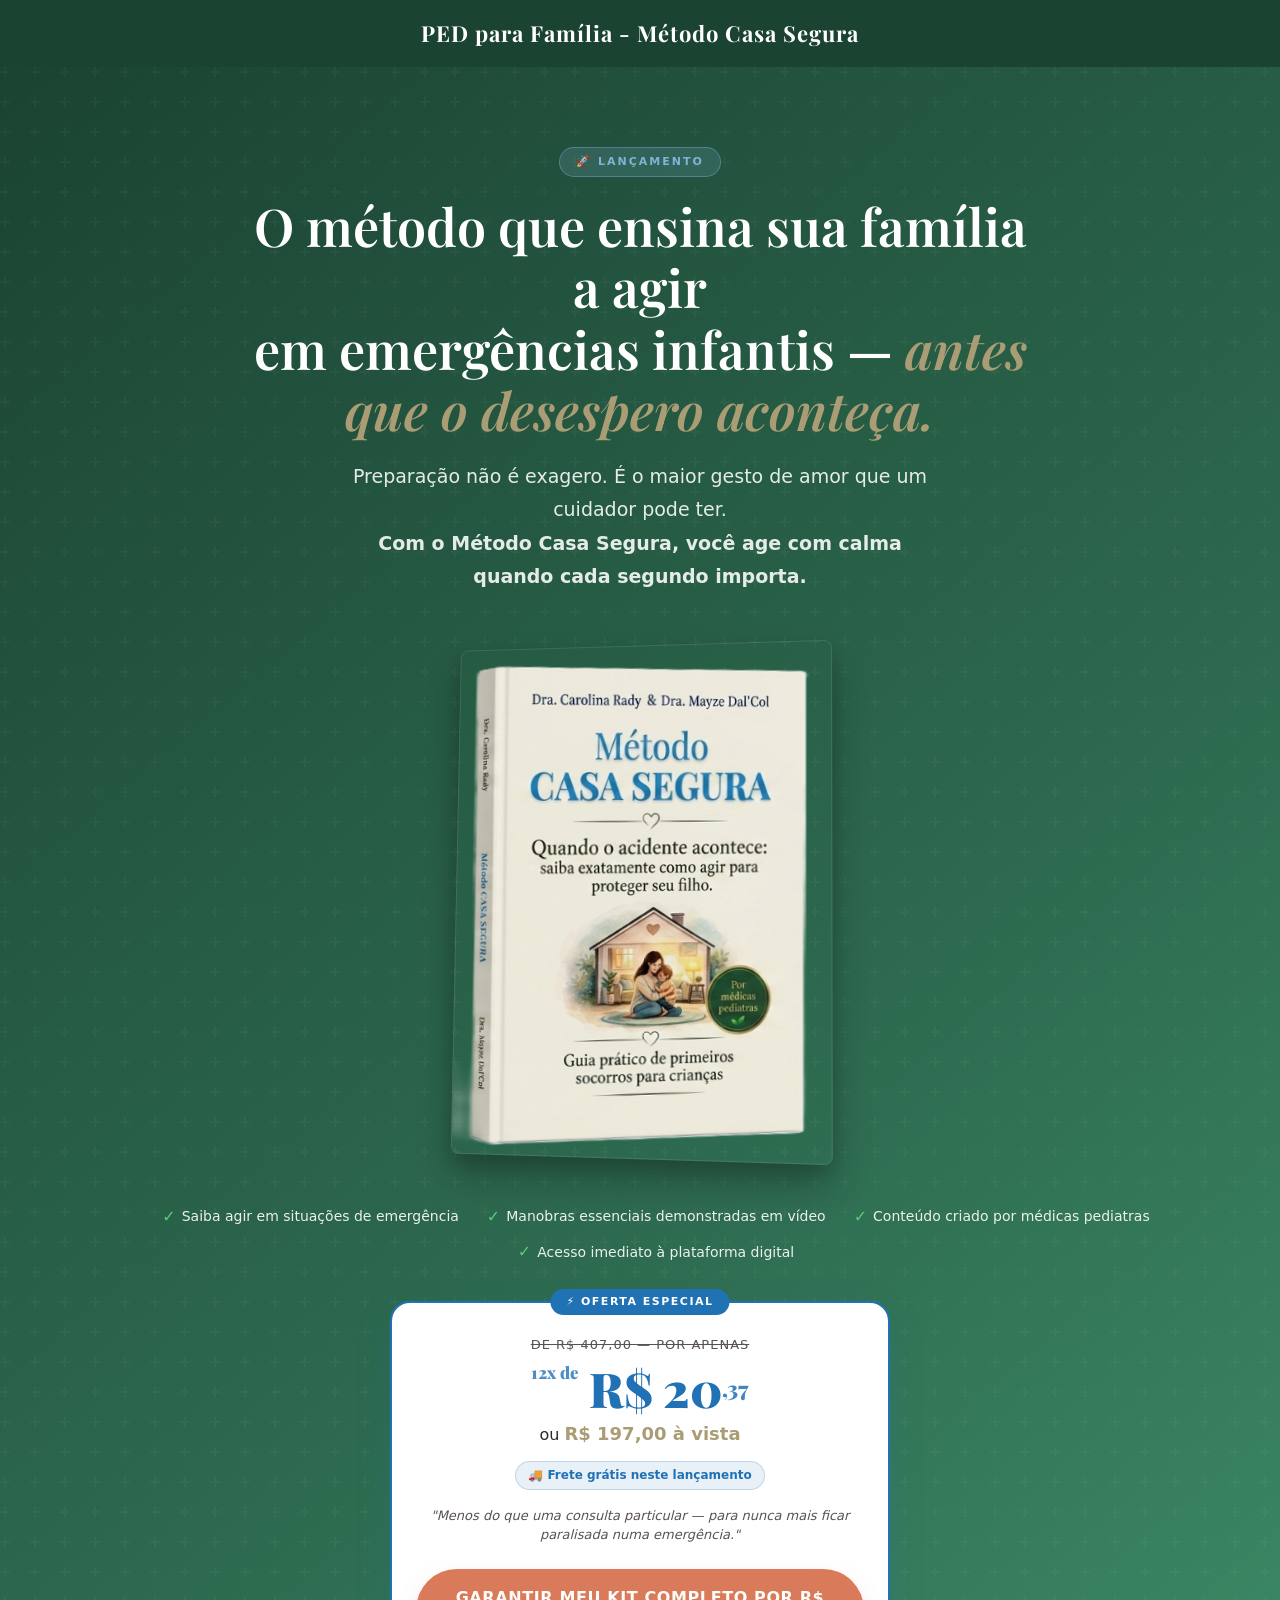
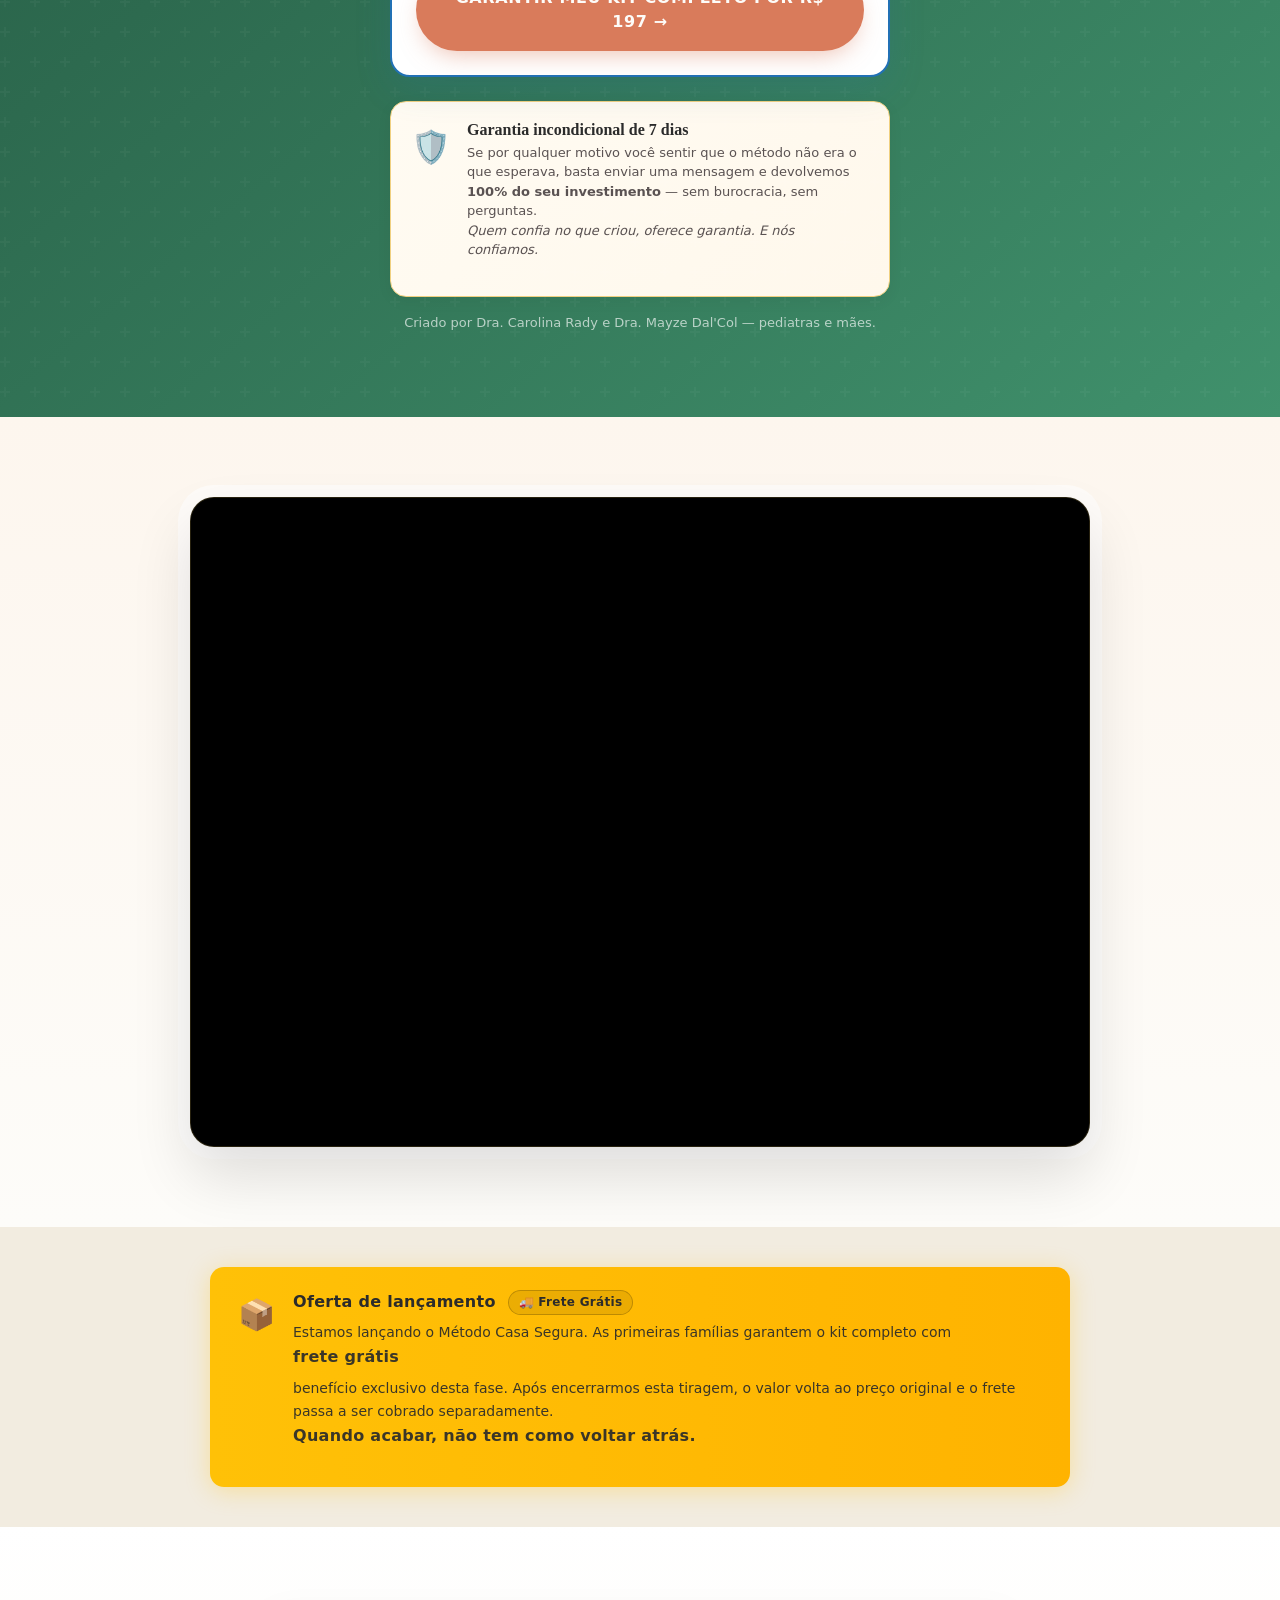
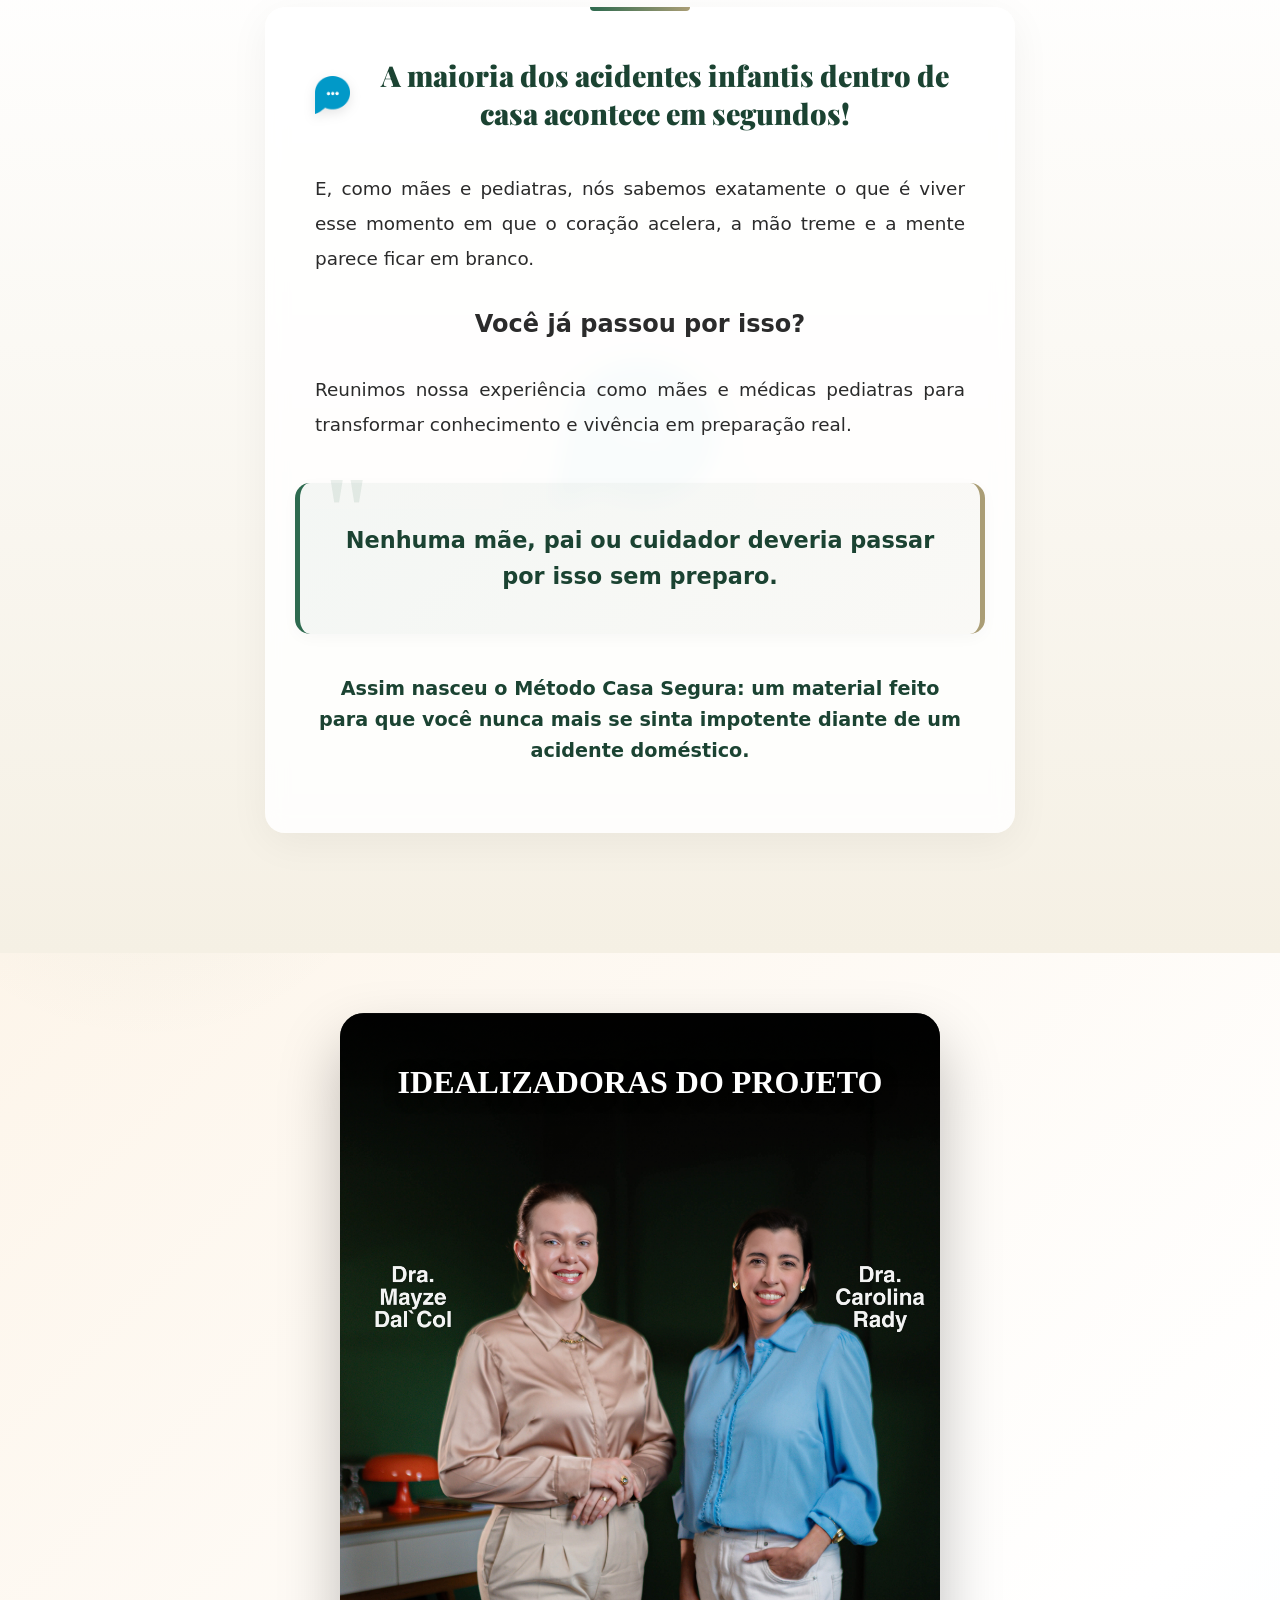
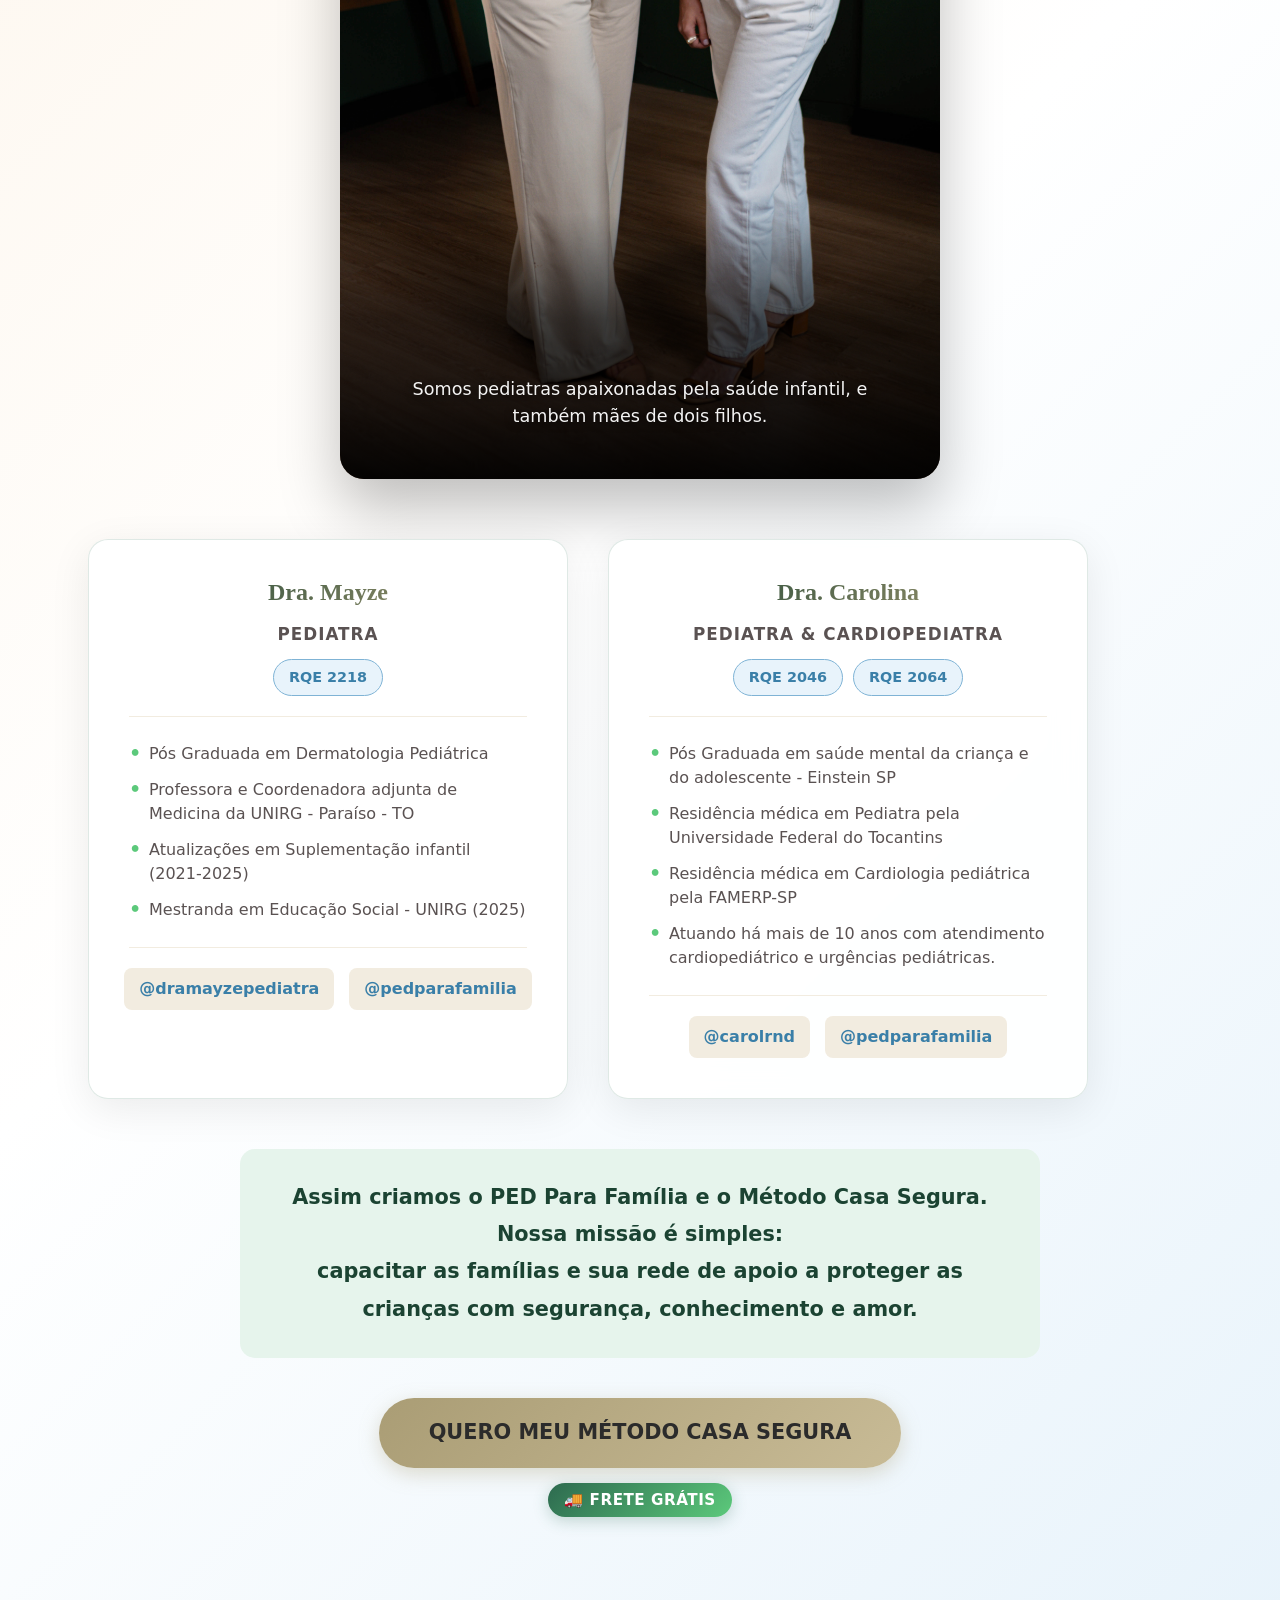
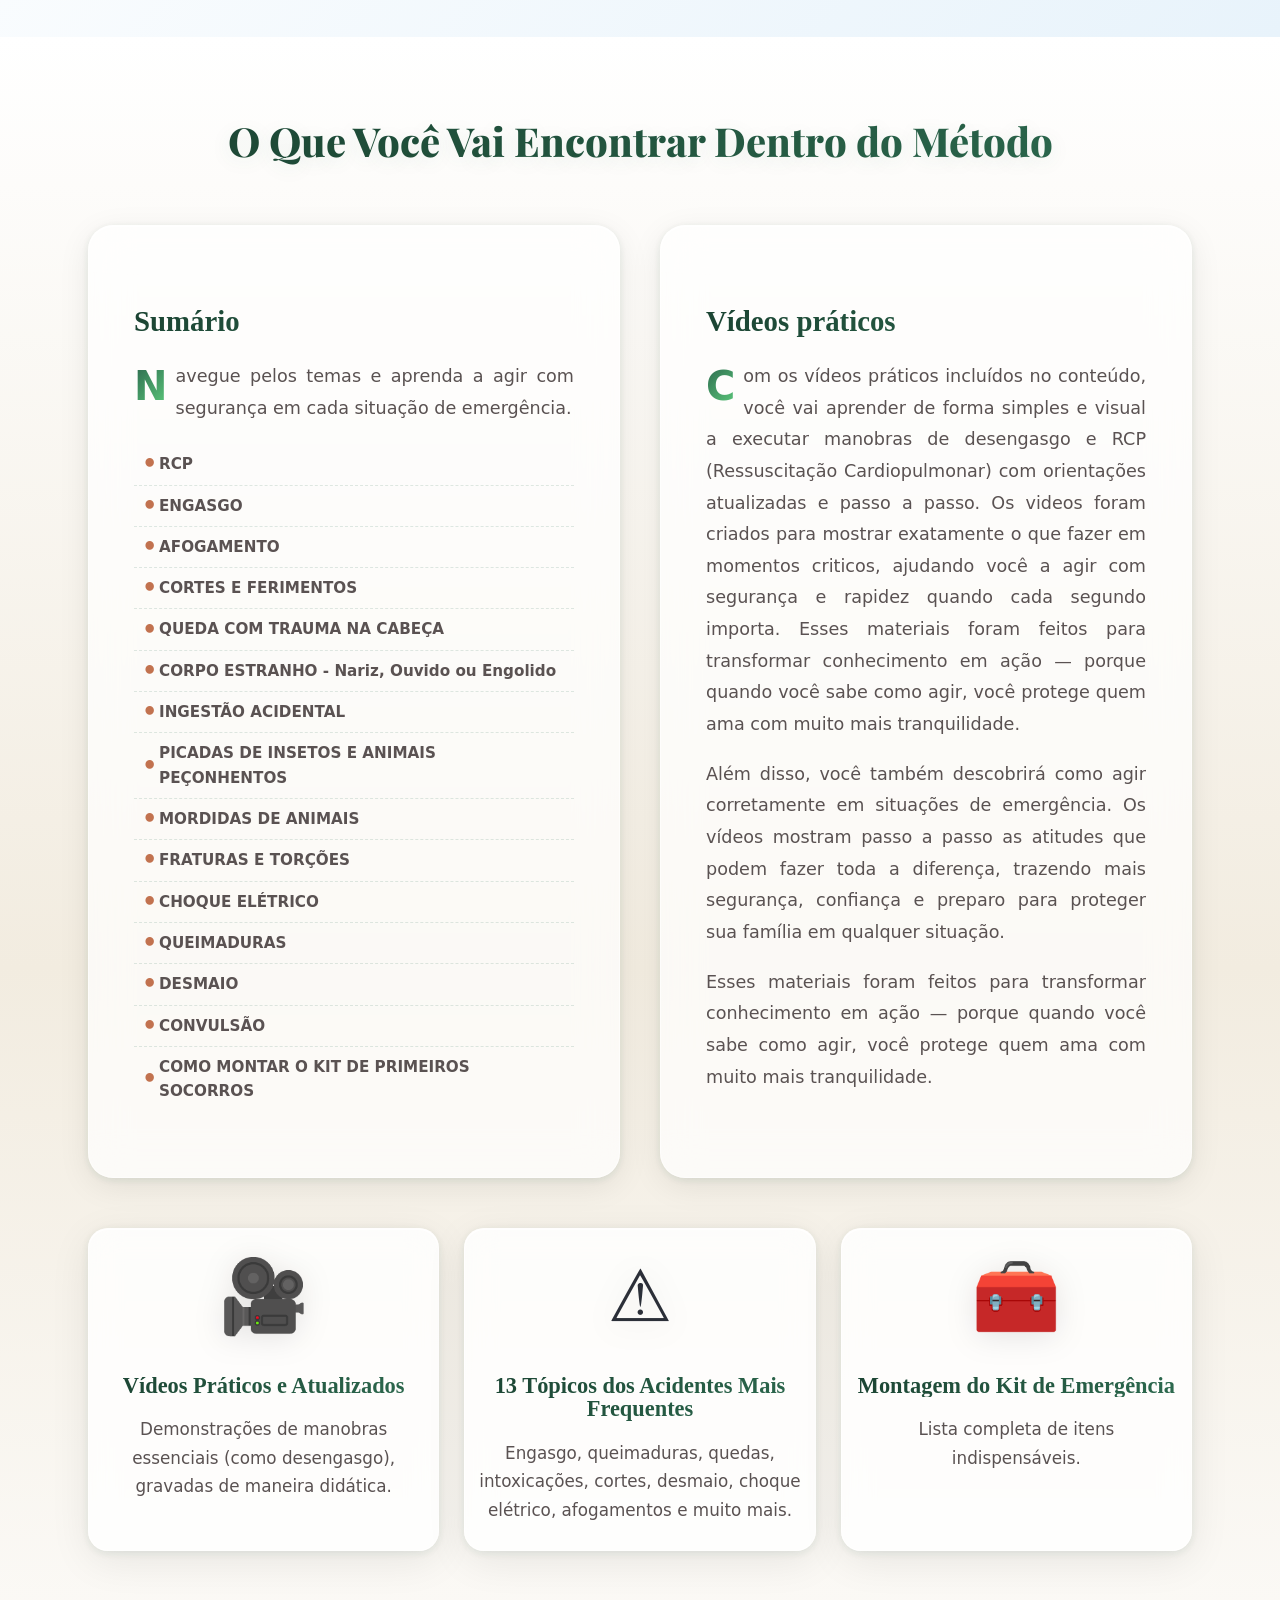
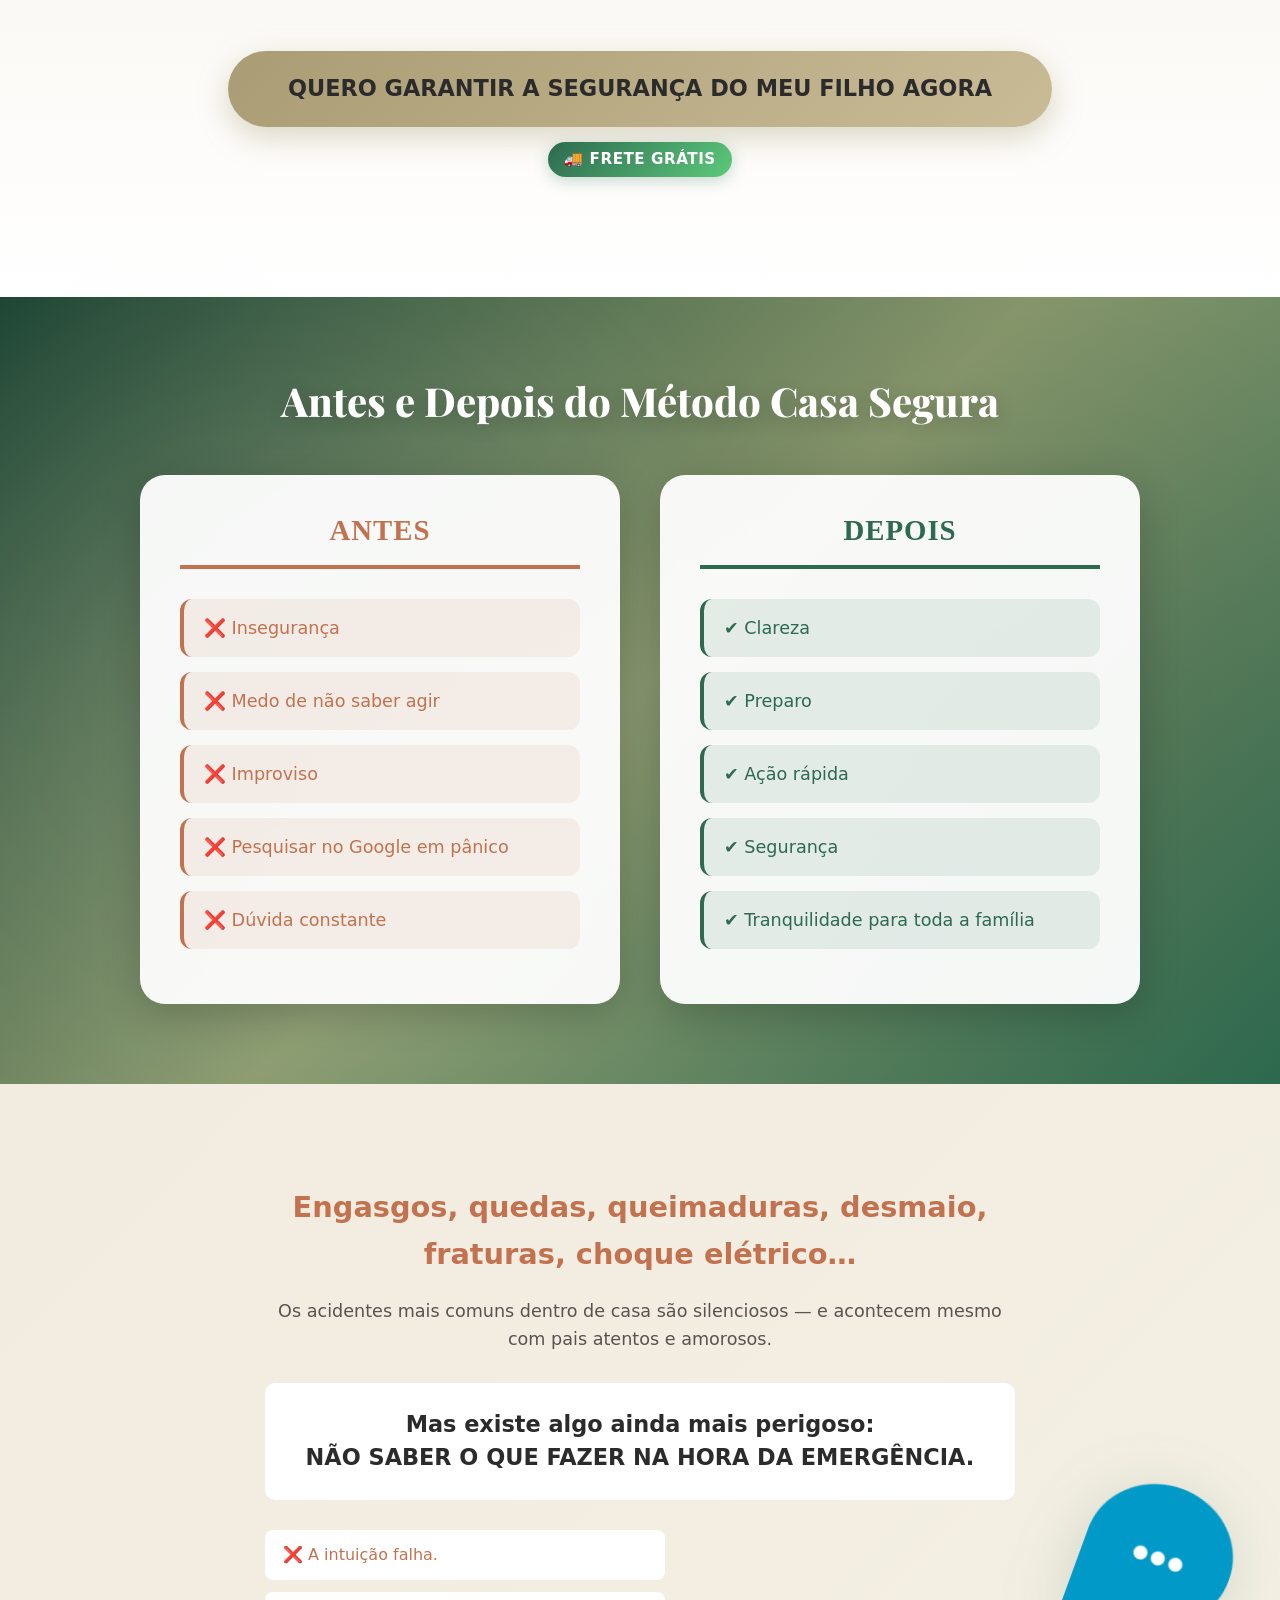
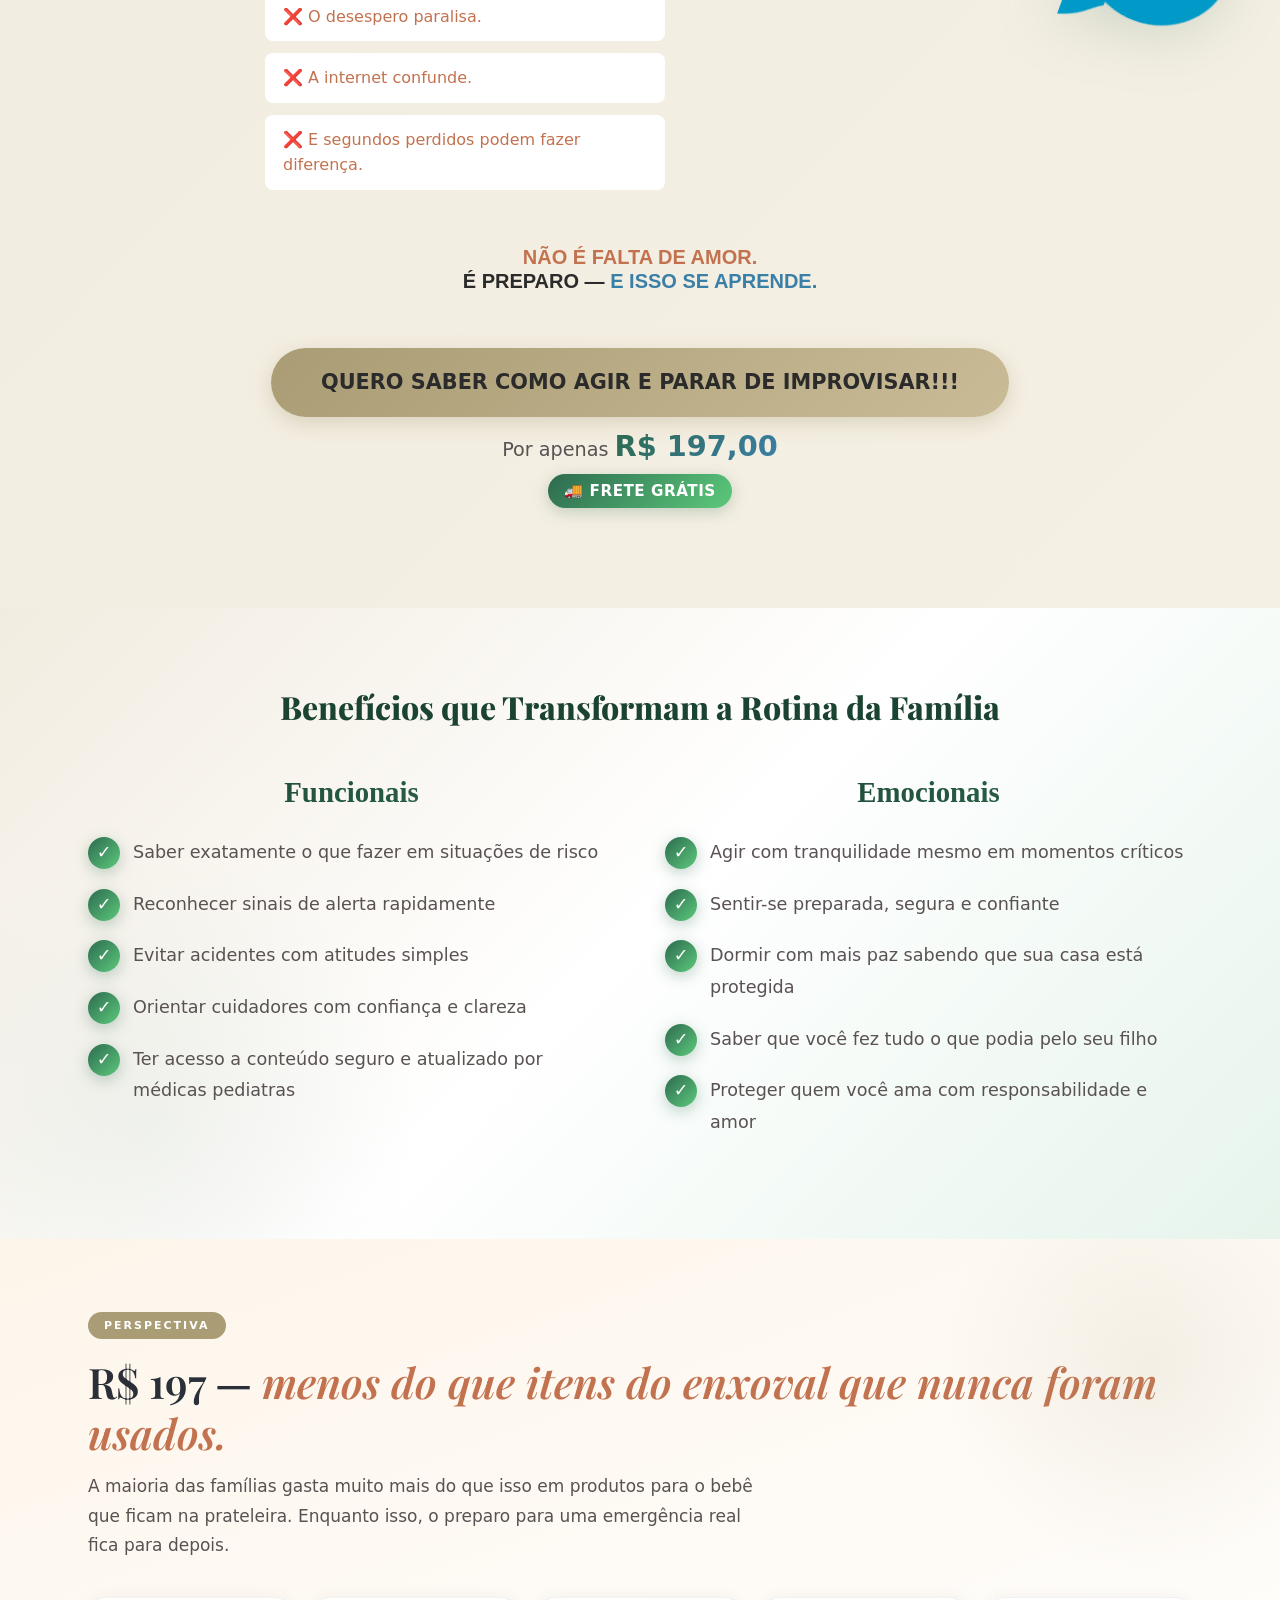
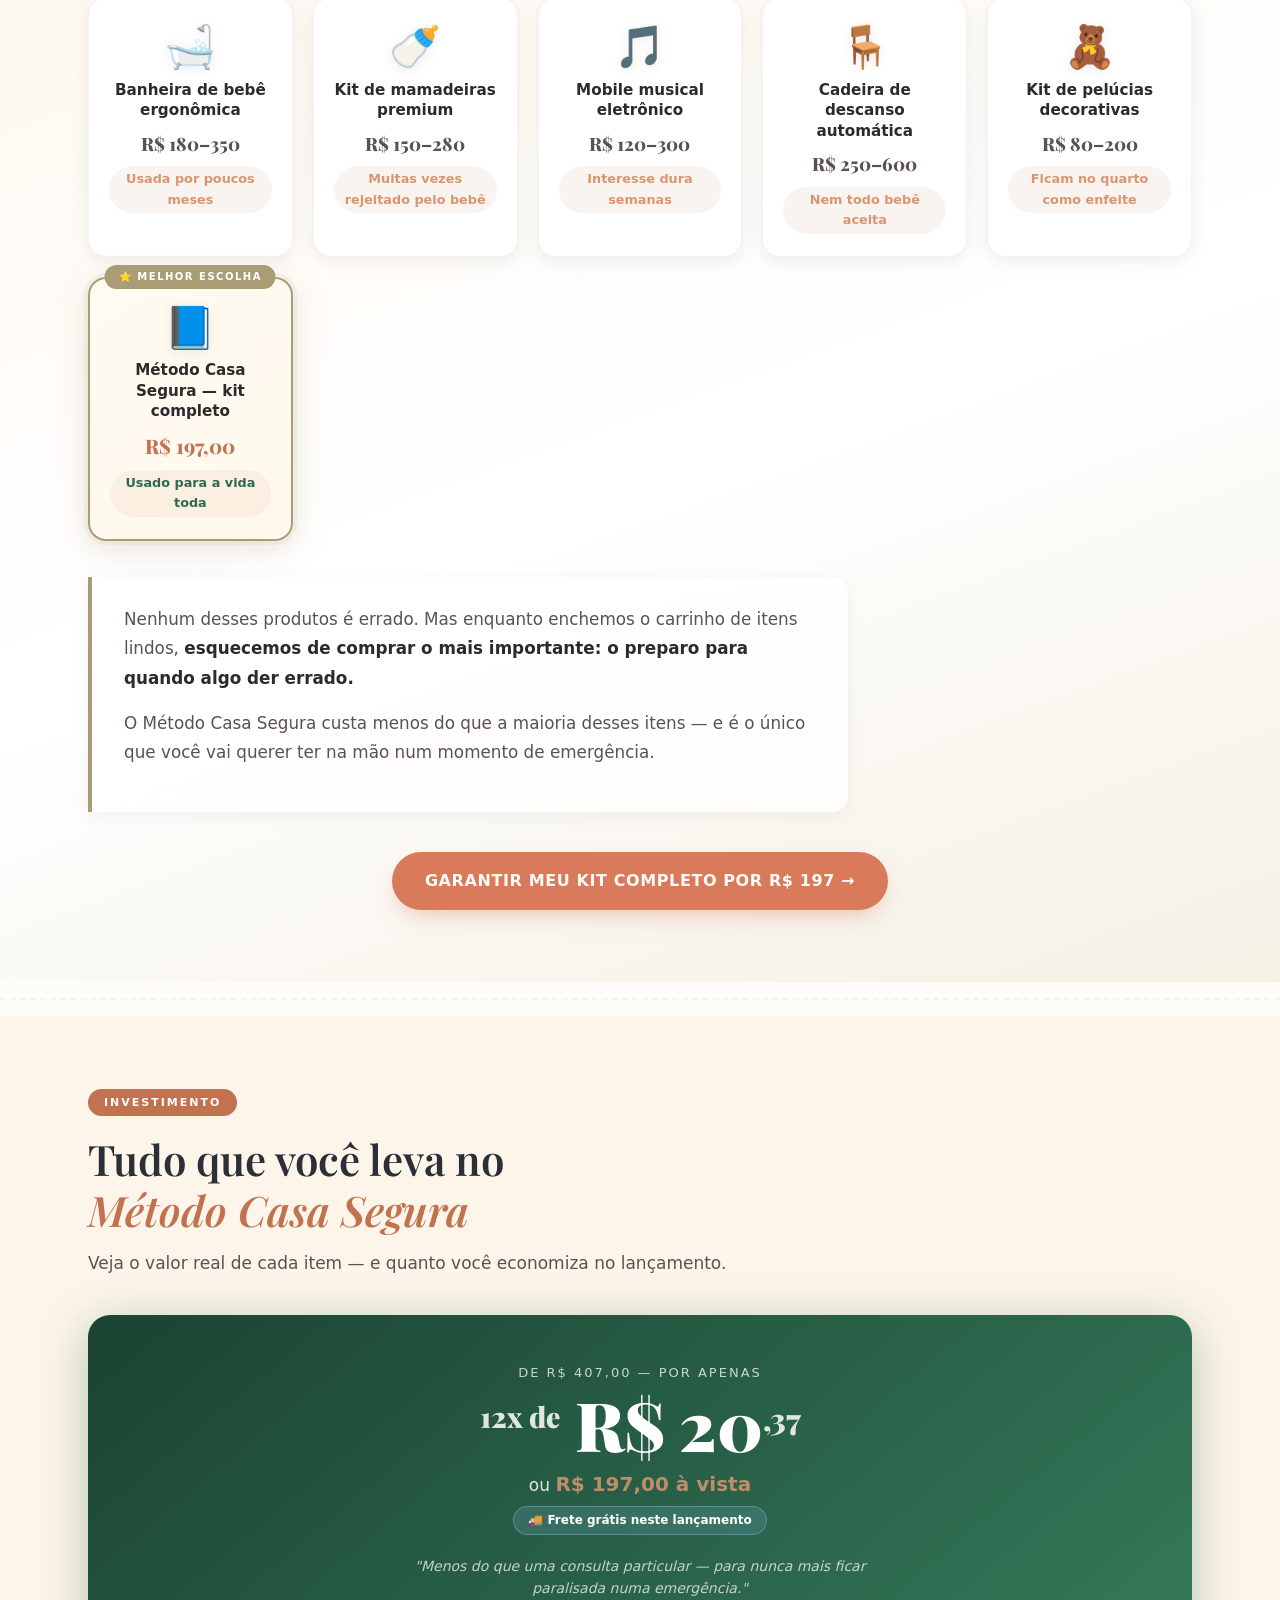
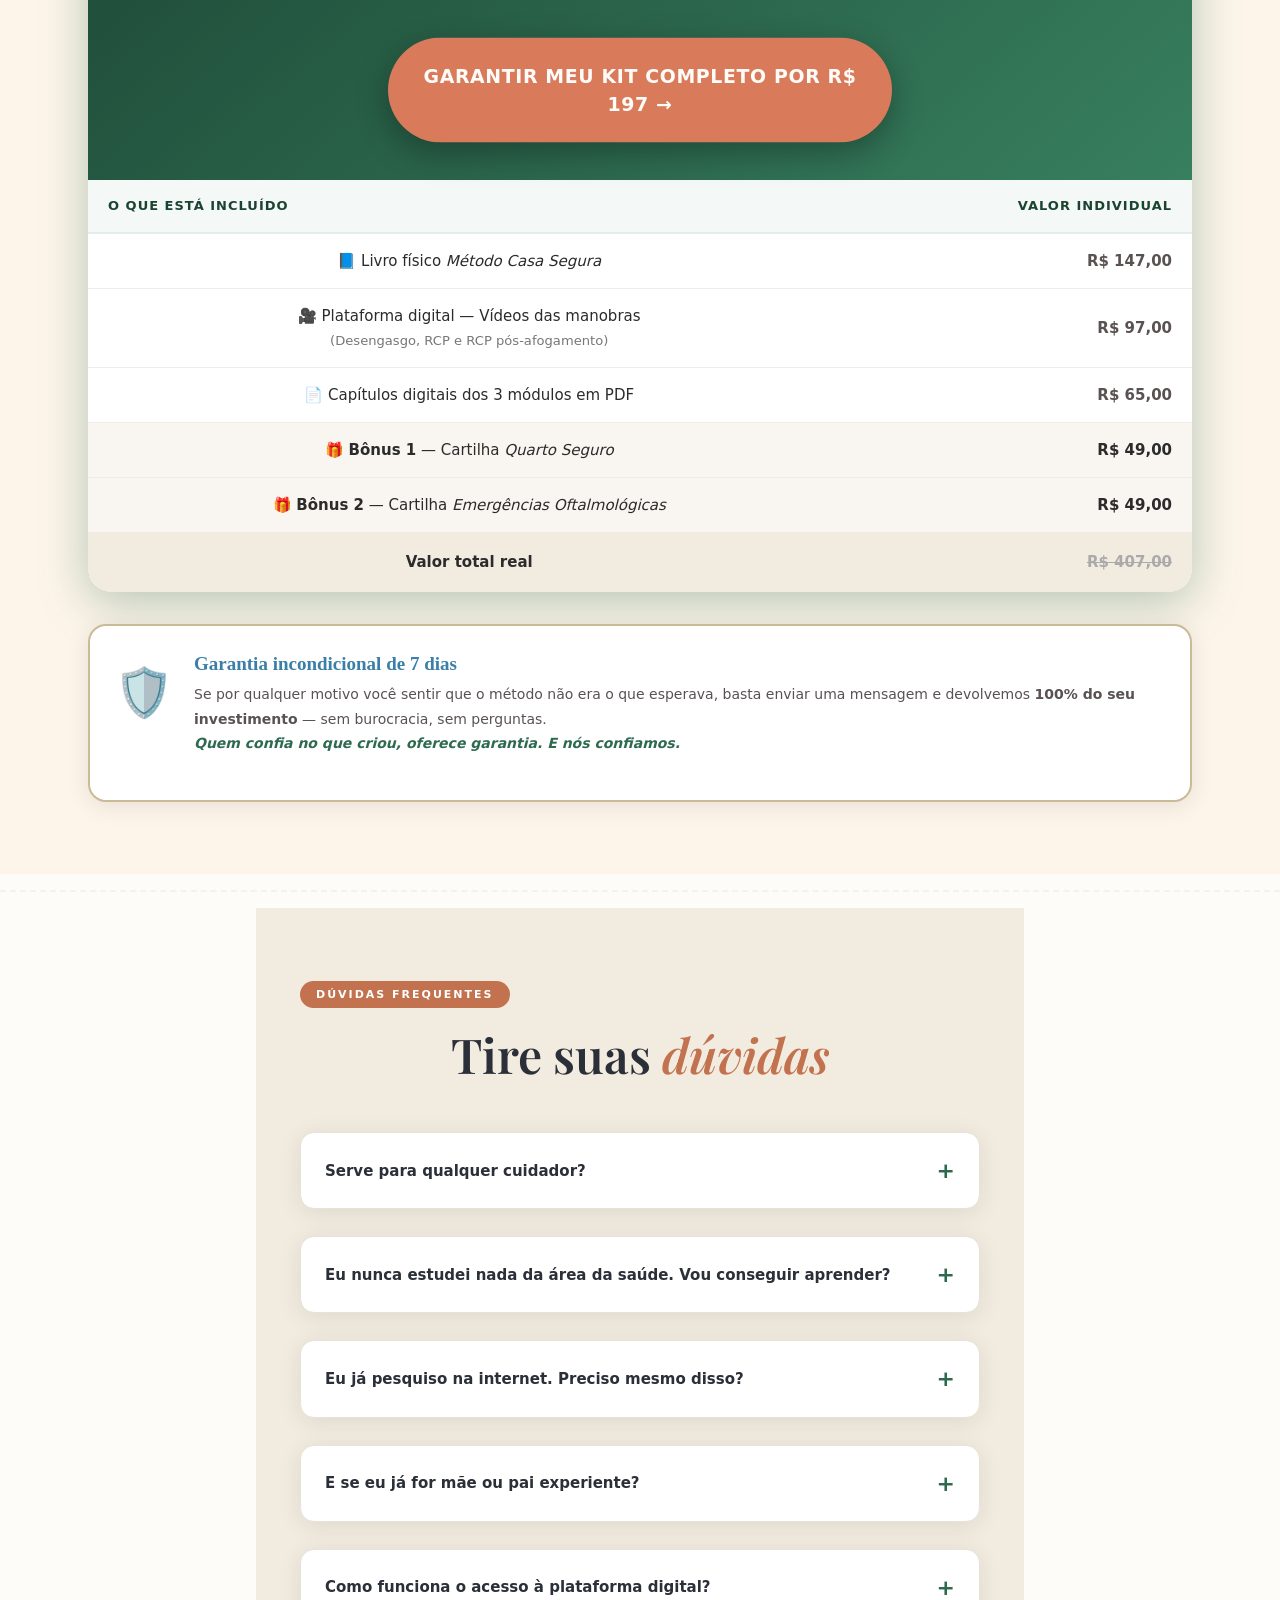
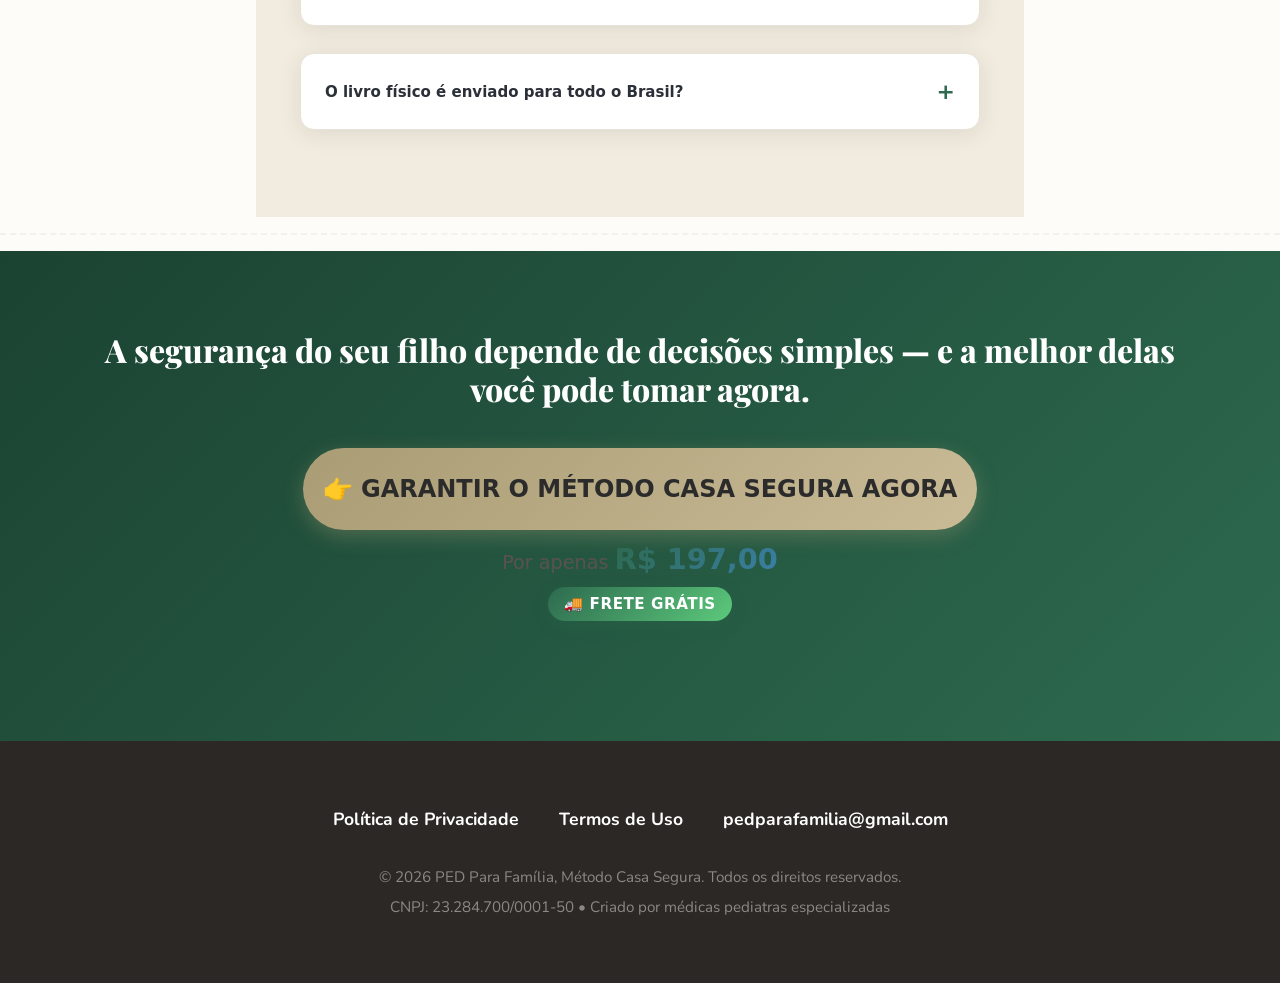
<file: index.html>
<!DOCTYPE html>
<html lang="pt-BR">

<head>
  <meta charset="UTF-8">
  <!-- Meta Pixel Code -->
  <script>
    !function (f, b, e, v, n, t, s) {
      if (f.fbq) return; n = f.fbq = function () {
        n.callMethod ?
          n.callMethod.apply(n, arguments) : n.queue.push(arguments)
      };
      if (!f._fbq) f._fbq = n; n.push = n; n.loaded = !0; n.version = '2.0';
      n.queue = []; t = b.createElement(e); t.async = !0;
      t.src = v; s = b.getElementsByTagName(e)[0];
      s.parentNode.insertBefore(t, s)
    }(window, document, 'script',
      'https://connect.facebook.net/en_US/fbevents.js');
    fbq('init', '1720593125954827');
    fbq('track', 'PageView');
  </script>
  <noscript><img height="1" width="1" style="display:none"
      src="https://www.facebook.com/tr?id=1720593125954827&ev=PageView&noscript=1" /></noscript>
  <!-- End Meta Pixel Code -->

  <!-- Google tag (gtag.js) -->
  <script async src="https://www.googletagmanager.com/gtag/js?id=G-GMBSBRDGEN"></script>
  <script>
    window.dataLayer = window.dataLayer || [];
    function gtag() { dataLayer.push(arguments); }
    gtag('js', new Date());

    gtag('config', 'G-GMBSBRDGEN');
  </script>

  <meta name="viewport" content="width=device-width, initial-scale=1.0">
  <title>Método Casa Segura - Proteja Seu Filho com Segurança</title>
  <meta name="description"
    content="O método criado por duas pediatras que prepara qualquer família para prevenir acidentes em casa">

  <link rel="icon" href="img/ICONE.png" type="image/png">
  <link href="https://cdn.jsdelivr.net/npm/bootstrap@5.0.2/dist/css/bootstrap.min.css" rel="stylesheet"
    integrity="sha384-EVSTQN3/azprG1Anm3QDgpJLIm9Nao0Yz1ztcQTwFspd3yD65VohhpuuCOmLASjC" crossorigin="anonymous">
  <link rel="stylesheet" href="css/style.css">



</head>

<body>
  <!-- ══ LOGO BAR ════════════════════════════════════ -->
  <div class="logo-bar">
    <div class="logo-text">PED para Família - Método Casa Segura</div>
  </div>

  <!-- ══ 1. HEADLINE ═══════════════════════════════════ -->
  <section class="headline-wrap">
    <div class="container">
      <div class="tag-label"
        style="background:rgba(127,179,213,0.18); color:#7fb3d5; border:1px solid rgba(127,179,213,0.4);">
        🚀 Lançamento
      </div>
      <h1>
        O método que ensina sua família a agir<br>
        em emergências infantis —
        <em style="color:#aa9d75;">antes que o desespero aconteça.</em>
      </h1>
      <p class="sub-headline">
        Preparação não é exagero. É o maior gesto de amor que um cuidador pode ter.<br>
        <strong>Com o Método Casa Segura, você age com calma quando cada segundo importa.</strong>
      </p>

      <div class="hero-book-wrapper">
        <img src="img/mockup-livro.png" alt="Livro Método Casa Segura" class="hero-book-img">
      </div>

      <ul class="checklist-topo">
        <li>Saiba agir em situações de emergência</li>
        <li>Manobras essenciais demonstradas em vídeo</li>
        <li>Conteúdo criado por médicas pediatras</li>
        <li>Acesso imediato à plataforma digital</li>
      </ul>

      <div class="hero-pricing-wrapper">
        <div class="hero-preco-box">
          <div class="de-label">De R$ 407,00 — por apenas</div>
          <div class="parcelas">
            <span class="pre">12x de</span> R$ 20<span
              style="font-size:.45em; vertical-align:top; margin-top:14px; display:inline-block; opacity:.85;">,37</span>
          </div>
          <div class="avista">ou <strong>R$ 197,00 à vista</strong></div>
          <div class="frete-info">🚚 Frete grátis neste lançamento</div>
          <p class="ancoragem">"Menos do que uma consulta particular — para nunca mais ficar paralisada numa
            emergência."</p>
          <a href="https://pay.hotmart.com/E105955245P" id="botao-compra"
            class="btn btn-terracota pulse-btn btn-hotmart-checkout"
            style="width:100%; text-align:center; box-sizing:border-box;">
            Garantir meu kit completo por R$ 197 →
          </a>
        </div>

        <div class="hero-garantia-card">
          <div class="shield">🛡️</div>
          <div>
            <h3>Garantia incondicional de 7 dias</h3>
            <p>Se por qualquer motivo você sentir que o método não era o que esperava, basta enviar uma mensagem e
              devolvemos <strong>100% do seu investimento</strong> — sem burocracia, sem perguntas.<br><em>Quem confia
                no que criou, oferece garantia. E nós confiamos.</em></p>
          </div>
        </div>
      </div>
      <p style="margin-top:16px; font-size:13px; opacity:.65;">Criado por Dra. Carolina Rady e Dra. Mayze Dal'Col
        —
        pediatras e mães.</p>
    </div>
  </section>

  <!-- ══ 2. VÍDEO ══════════════════════════════════════ -->
  <div class="video-wrap">
    <div class="video-container">
      <iframe
        src="https://player.vimeo.com/video/1194811377?title=0&amp;byline=0&amp;portrait=0&amp;badge=0&amp;autopause=0&amp;player_id=0&amp;app_id=58479"
        frameborder="0" allow="autoplay; fullscreen; picture-in-picture; clipboard-write; encrypted-media; web-share"
        referrerpolicy="strict-origin-when-cross-origin" style="position:absolute;top:0;left:0;width:100%;height:100%;"
        title="PED - VENDAS Menor"></iframe>
    </div>
    <script src="https://player.vimeo.com/api/player.js"></script>
  </div>

  <!-- ══ 3. URGÊNCIA DE LANÇAMENTO ════════════════════ -->
  <div class="urgencia-outer">
    <div class="urgencia-banner">
      <div class="icon">📦</div>
      <div>
        <strong>Oferta de lançamento <span class="frete-badge">🚚 Frete
            Grátis</span></strong>
        <p>
          Estamos lançando o Método Casa Segura.
          As primeiras famílias garantem o kit completo com <strong>frete grátis</strong> benefício
          exclusivo desta fase.
          Após encerrarmos esta tiragem, o valor volta ao preço original e o frete passa a ser cobrado
          separadamente.
          <strong>Quando acabar, não tem como voltar atrás.</strong>
        </p>
      </div>
    </div>
  </div>

  <!-- Storytelling -->
  <section class="storytelling">
    <div class="container">

      <div class="story-content">
        <h2 class="section-title">
          <img src="img/ICONE.png" alt="Descrição da imagem" width="35px" height="38px">
          <strong>A maioria dos acidentes infantis dentro de casa acontece em segundos!</strong>
        </h2>

        <p class="story-text">
          E, como mães e pediatras, nós sabemos exatamente o que é viver esse momento em que o coração
          acelera, a mão treme e a mente parece ficar em branco.
        </p>

        <p class="story-subtext">
          Você já passou por isso?
        </p>
        <p class="story-text">
          Reunimos nossa experiência como mães e médicas pediatras para transformar conhecimento e vivência em
          preparação real.
        </p>
        <p class="story-highlight">
          Nenhuma mãe, pai ou cuidador deveria passar por isso sem preparo.
        </p>

        <p class="story-finale">
          Assim nasceu o <strong>Método Casa Segura</strong>: um material feito para que você nunca mais se
          sinta impotente diante de um acidente doméstico.
        </p>
      </div>
      <div class="elementor-widget-container2">
        <img src="img/ICONE.png" alt="Descrição da imagem" class="attachment-large size-large wp-image-2809612">
      </div>
    </div>
  </section>

  <!-- Quem Somos -->
  <section class="about-doctors">
    <!-- Banner Hero com Imagem -->
    <div class="about-hero-banner">
      <div class="about-hero-overlay">
        <div class="container">
          <div class="about-hero-content">
            <h2 class="about-hero-title">Idealizadoras do Projeto</h2>
            <p class="about-hero-subtitle">
              Somos pediatras apaixonadas pela saúde infantil, e também mães de dois filhos.
            </p>
          </div>
        </div>
      </div>
    </div>

    <!-- Conteúdo da Seção -->
    <div class="container">
      <div class="doctors-grid">
        <div class="doctor-card">
          <div class="doctor-profile-header">
            <h3>Dra. Mayze</h3>
            <p class="doctor-specialty">Pediatra</p>
            <span class="rqe-badge">RQE 2218</span>
          </div>
          <ul class="doctor-curriculum-list">
            <li>Pós Graduada em Dermatologia Pediátrica</li>
            <li>Professora e Coordenadora adjunta de Medicina da UNIRG - Paraíso - TO</li>
            <li>Atualizações em Suplementação infantil (2021-2025)</li>
            <li>Mestranda em Educação Social - UNIRG (2025)</li>
          </ul>
          <div class="doctor-social">
            <span>@dramayzepediatra</span>
            <span>@pedparafamilia</span>
          </div>
        </div>

        <div class="doctor-card">
          <div class="doctor-profile-header">
            <h3>Dra. Carolina</h3>
            <p class="doctor-specialty">Pediatra & Cardiopediatra</p>
            <div class="rqe-group">
              <span class="rqe-badge">RQE 2046</span>
              <span class="rqe-badge">RQE 2064</span>
            </div>
          </div>
          <ul class="doctor-curriculum-list">
            <li>Pós Graduada em saúde mental da criança e do adolescente - Einstein SP</li>
            <li>Residência médica em Pediatra pela Universidade Federal do Tocantins </li>
            <li>Residência médica em Cardiologia pediátrica pela FAMERP-SP </li>
            <li>Atuando há mais de 10 anos com atendimento cardiopediátrico e urgências pediátricas.</li>
          </ul>
          <div class="doctor-social">
            <span>@carolrnd</span>
            <span>@pedparafamilia</span>
          </div>
        </div>
      </div>

      <p class="mission-statement">
        Assim criamos o PED Para Família e o Método Casa Segura.<br>
        Nossa missão é simples:<br>
        <strong>capacitar as famílias e sua rede de apoio a proteger as crianças com segurança, conhecimento e
          amor.</strong>
      </p>
    </div>

    <div class="cta-container">
      <a href="#oferta" class="cta-button">QUERO MEU MÉTODO CASA SEGURA</a>
      <div class="pricing-info">
        <span class="shipping">🚚 Frete Grátis</span>
      </div>
    </div>
  </section>

  <!-- Conteudo -->
  <section class="conteudo-section">
    <div class="container">
      <h2 class="section-title">O Que Você Vai Encontrar Dentro do Método</h2>

      <div class="conteudo-grid">
        <div class="conteudo-card">
          <div class="conteudo-icon"></div>
          <h3>Sumário</h3>
          <p>Navegue pelos temas e aprenda a agir com segurança em cada situação de emergência.</p>
          <ul class="sumario-list">
            <li>RCP</li>
            <li>ENGASGO</li>
            <li>AFOGAMENTO</li>
            <li>CORTES E FERIMENTOS</li>
            <li>QUEDA COM TRAUMA NA CABEÇA</li>
            <li>CORPO ESTRANHO - Nariz, Ouvido ou Engolido</li>
            <li>INGESTÃO ACIDENTAL</li>
            <li>PICADAS DE INSETOS E ANIMAIS PEÇONHENTOS</li>
            <li>MORDIDAS DE ANIMAIS</li>
            <li>FRATURAS E TORÇÕES</li>
            <li>CHOQUE ELÉTRICO</li>
            <li>QUEIMADURAS</li>
            <li>DESMAIO</li>
            <li>CONVULSÃO</li>
            <li>COMO MONTAR O KIT DE PRIMEIROS SOCORROS</li>
          </ul>
        </div>

        <div class="conteudo-card">
          <div class="conteudo-icon"></div>
          <h3>Vídeos práticos</h3>
          <p>
            Com os vídeos práticos incluídos no conteúdo, você vai aprender de forma simples e visual a
            executar manobras de desengasgo e RCP (Ressuscitação Cardiopulmonar) com orientações atualizadas
            e passo a passo.
            Os videos foram criados para mostrar exatamente o que fazer em momentos criticos, ajudando você
            a agir com segurança e rapidez quando cada segundo importa.
            Esses materiais foram feitos para transformar conhecimento em ação — porque quando você sabe
            como agir, você protege quem ama com muito mais tranquilidade.
          </p>

          <p>
            Além disso, você também descobrirá como agir corretamente em situações de emergência.
            Os vídeos mostram passo a passo as atitudes que podem fazer toda a diferença, trazendo mais
            segurança, confiança e preparo para proteger sua família em qualquer situação.
          </p>

          <p>
            Esses materiais foram feitos para transformar conhecimento em ação — porque quando você sabe
            como agir, você protege quem ama com muito mais tranquilidade.
          </p>
        </div>
      </div>
    </div>
    <div class="container">
      <div class="content-grid">

        <div class="content-card">
          <div class="content-icon">🎥</div>
          <h3>Vídeos Práticos e Atualizados</h3>
          <p>Demonstrações de manobras essenciais (como desengasgo), gravadas de maneira didática.</p>
        </div>

        <div class="content-card">
          <div class="content-icon">⚠️</div>
          <h3>13 Tópicos dos Acidentes Mais Frequentes</h3>
          <p>Engasgo, queimaduras, quedas, intoxicações, cortes, desmaio, choque elétrico, afogamentos e
            muito mais.</p>
        </div>

        <div class="content-card">
          <div class="content-icon">🧰</div>
          <h3>Montagem do Kit de Emergência</h3>
          <p>Lista completa de itens indispensáveis.</p>
        </div>
      </div>
    </div>

    <div class="cta-container">
      <a href="#oferta" class="cta-button">QUERO GARANTIR A
        SEGURANÇA DO MEU FILHO AGORA</a>
      <div class="pricing-info">
        <span class="shipping">🚚 Frete Grátis</span>
      </div>
    </div>

  </section>

  <!-- Antes e Depois -->
  <section class="before-after">
    <div class="container">
      <h2 class="section-title">Antes e Depois do Método Casa Segura</h2>

      <div class="comparison-grid">
        <div class="comparison-column before">
          <h3>ANTES</h3>
          <div class="comparison-item">❌ Insegurança</div>
          <div class="comparison-item">❌ Medo de não saber agir</div>
          <div class="comparison-item">❌ Improviso</div>
          <div class="comparison-item">❌ Pesquisar no Google em pânico</div>
          <div class="comparison-item">❌ Dúvida constante</div>
        </div>

        <div class="comparison-column after">
          <h3>DEPOIS</h3>
          <div class="comparison-item">✔️ Clareza</div>
          <div class="comparison-item">✔️ Preparo</div>
          <div class="comparison-item">✔️ Ação rápida</div>
          <div class="comparison-item">✔️ Segurança</div>
          <div class="comparison-item">✔️ Tranquilidade para toda a família</div>
        </div>
      </div>
    </div>
  </section>




  <!-- Problema Invisível -->
  <section class="problem-section">
    <div class="container">

      <div class="problem-list">
        <p class="problem-intro">Engasgos, quedas, queimaduras, desmaio, fraturas, choque elétrico…</p>

        <p class="problem-text">
          Os acidentes mais comuns dentro de casa são silenciosos — e acontecem mesmo com pais atentos e
          amorosos.
        </p>

        <p class="problem-highlight">
          Mas existe algo ainda mais perigoso:<br>
          <strong>NÃO SABER O QUE FAZER NA HORA DA EMERGÊNCIA.</strong>
        </p>

        <div class="problem-points">
          <div class="problem-item">❌ A intuição falha.</div>
          <div class="problem-item">❌ O desespero paralisa.</div>
          <div class="problem-item">❌ A internet confunde.</div>
          <div class="problem-item">❌ E segundos perdidos podem fazer diferença.</div>
        </div>

        <div class="elementor-widget-container1">
          <img src="img/ICONE.png" alt="Descrição da imagem" class="attachment-large size-large wp-image-280961">
        </div>


        <div class="texto-principal">
          <div class="frase-vermelha">NÃO É FALTA DE AMOR.</div>
          <div class="frase-azul-e-preto">
            <span class="parte-preta">É PREPARO —</span>
            <span class="parte-azul">E ISSO SE APRENDE.</span>
          </div>
        </div>
      </div>
    </div>
    <div class="cta-container">
      <a href="#oferta" class="cta-button">QUERO SABER COMO AGIR E PARAR DE IMPROVISAR!!!</a>
      <div class="pricing-info">
        <span class="price">Por apenas <strong>R$ 197,00</strong></span>
        <span class="shipping">🚚 Frete Grátis</span>
      </div>
    </div>

  </section>
  <!-- Benefícios -->
  <section class="benefits-section">
    <div class="container">
      <h2 class="section-title">Benefícios que Transformam a Rotina da Família</h2>

      <div class="benefits-columns">
        <div class="benefits-column">
          <h3 class="benefits-subtitle">Funcionais</h3>
          <ul class="benefits-list-full">
            <li>Saber exatamente o que fazer em situações de risco</li>
            <li>Reconhecer sinais de alerta rapidamente</li>
            <li>Evitar acidentes com atitudes simples</li>
            <li>Orientar cuidadores com confiança e clareza</li>
            <li>Ter acesso a conteúdo seguro e atualizado por médicas pediatras</li>
          </ul>
        </div>

        <div class="benefits-column">
          <h3 class="benefits-subtitle">Emocionais</h3>
          <ul class="benefits-list-full">
            <li>Agir com tranquilidade mesmo em momentos críticos</li>
            <li>Sentir-se preparada, segura e confiante</li>
            <li>Dormir com mais paz sabendo que sua casa está protegida</li>
            <li>Saber que você fez tudo o que podia pelo seu filho</li>
            <li>Proteger quem você ama com responsabilidade e amor</li>
          </ul>
        </div>
      </div>
    </div>
  </section>


  <!-- ══ 4b. ANCORAGEM DE VALOR — ENXOVAL ════════════════ -->
  <section class="secao enxoval-wrap">
    <div class="container">
      <div class="tag-label" style="background:var(--dourado); color:#fff;">Perspectiva</div>
      <h2 class="ts">R$ 197 — <em>menos do que itens do enxoval que nunca foram usados.</em></h2>
      <p class="sub">A maioria das famílias gasta muito mais do que isso em produtos para o bebê que ficam na
        prateleira. Enquanto isso, o preparo para uma emergência real fica para depois.</p>

      <div class="enxoval-grid">
        <div class="enxoval-card">
          <div class="enxoval-emoji">🛁</div>
          <div class="enxoval-item">Banheira de bebê ergonômica</div>
          <div class="enxoval-valor">R$ 180–350</div>
          <div class="enxoval-uso">Usada por poucos meses</div>
        </div>
        <div class="enxoval-card">
          <div class="enxoval-emoji">🍼</div>
          <div class="enxoval-item">Kit de mamadeiras premium</div>
          <div class="enxoval-valor">R$ 150–280</div>
          <div class="enxoval-uso">Muitas vezes rejeitado pelo bebê</div>
        </div>
        <div class="enxoval-card">
          <div class="enxoval-emoji">🎵</div>
          <div class="enxoval-item">Mobile musical eletrônico</div>
          <div class="enxoval-valor">R$ 120–300</div>
          <div class="enxoval-uso">Interesse dura semanas</div>
        </div>
        <div class="enxoval-card">
          <div class="enxoval-emoji">🪑</div>
          <div class="enxoval-item">Cadeira de descanso automática</div>
          <div class="enxoval-valor">R$ 250–600</div>
          <div class="enxoval-uso">Nem todo bebê aceita</div>
        </div>
        <div class="enxoval-card">
          <div class="enxoval-emoji">🧸</div>
          <div class="enxoval-item">Kit de pelúcias decorativas</div>
          <div class="enxoval-valor">R$ 80–200</div>
          <div class="enxoval-uso">Ficam no quarto como enfeite</div>
        </div>
        <div class="enxoval-card enxoval-destaque">
          <div class="enxoval-emoji">📘</div>
          <div class="enxoval-item">Método Casa Segura — kit completo</div>
          <div class="enxoval-valor" style="color:var(--terracota); font-size:20px;">R$ 197,00</div>
          <div class="enxoval-uso" style="color:var(--verde); font-weight:800;">Usado para a vida toda</div>
        </div>
      </div>

      <div class="enxoval-reflexao">
        <p>
          Nenhum desses produtos é errado. Mas enquanto enchemos o carrinho de itens lindos,
          <strong>esquecemos de comprar o mais importante: o preparo para quando algo der errado.</strong>
        </p>
        <p style="margin-top:12px;">
          O Método Casa Segura custa menos do que a maioria desses itens —
          e é o único que você vai querer ter na mão num momento de emergência.
        </p>
      </div>

      <div class="btn-wrap">
        <a href="https://pay.hotmart.com/E105955245P" class="btn btn-terracota btn-hotmart-checkout">Garantir meu kit
          completo por R$ 197
          →</a>
      </div>
    </div>
  </section>
  <hr class="div" />



  <!-- ══ 11. VALUE STACK + PREÇO + GARANTIA ══════════ -->
  <section class="secao preco-wrap" id="oferta">
    <div class="container">
      <div class="tag-label">Investimento</div>
      <h2 class="ts">Tudo que você leva no<br><em>Método Casa Segura</em></h2>
      <p class="sub">Veja o valor real de cada item — e quanto você economiza no lançamento.</p>

      <div class="preco-box">
        <div class="preco-box-top">
          <div class="de-label">De R$ 407,00 — por apenas</div>
          <div class="parcelas">
            <span class="pre">12x de</span> R$ 20<span
              style="font-size:.45em; vertical-align:top; margin-top:14px; display:inline-block; opacity:.85;">,37</span>
          </div>
          <div class="avista">ou <strong>R$ 197,00 à vista</strong></div>
          <div class="frete-info">🚚 Frete grátis neste lançamento</div>
          <p class="ancoragem">"Menos do que uma consulta particular — para nunca mais ficar paralisada numa
            emergência."</p>
          <a href="https://pay.hotmart.com/E105955245P" class="btn btn-terracota btn-hotmart-checkout"
            style="font-size: 18px; padding: 22px 32px; width: 100%; max-width: 480px; box-shadow: 0 10px 30px rgba(0,0,0,0.3); transform: scale(1.05); margin-top: 10px;">
            Garantir meu kit completo por R$ 197 →
          </a>
        </div>

        <table class="value-table">
          <thead>
            <tr>
              <th>O que está incluído</th>
              <th>Valor individual</th>
            </tr>
          </thead>
          <tbody>
            <tr>
              <td>📘 Livro físico <em>Método Casa Segura</em></td>
              <td>R$ 147,00</td>
            </tr>
            <tr>
              <td>🎥 Plataforma digital — Vídeos das manobras<br><small style="color:#777;">(Desengasgo, RCP e
                  RCP pós-afogamento)</small></td>
              <td>R$ 97,00</td>
            </tr>
            <tr>
              <td>📄 Capítulos digitais dos 3 módulos em PDF</td>
              <td>R$ 65,00</td>
            </tr>
            <tr class="bonus-row">
              <td>🎁 <strong>Bônus 1</strong> — Cartilha <em>Quarto Seguro</em></td>
              <td>R$ 49,00</td>
            </tr>
            <tr class="bonus-row">
              <td>🎁 <strong>Bônus 2</strong> — Cartilha <em>Emergências Oftalmológicas</em></td>
              <td>R$ 49,00</td>
            </tr>
          </tbody>
          <tfoot>
            <tr>
              <td>Valor total real</td>
              <td>R$ 407,00</td>
            </tr>
          </tfoot>
        </table>
      </div>

      <div class="garantia-card">
        <div class="shield">🛡️</div>
        <div>
          <h3>Garantia incondicional de 7 dias</h3>
          <p>Se por qualquer motivo você sentir que o método não era o que esperava, basta enviar uma mensagem
            e devolvemos <strong>100% do seu investimento</strong> — sem burocracia, sem
            perguntas.<br><em>Quem confia no que criou, oferece garantia. E nós confiamos.</em></p>
        </div>
      </div>
    </div>
  </section>
  <hr class="div" />

  <!-- ══ 12. FAQ ════════════════════════════════════════ -->
  <section class="secao faq-wrap">
    <div class="container">
      <div class="tag-label">Dúvidas frequentes</div>
      <h2 class="ts">Tire suas <em>dúvidas</em></h2>

      <div class="faq-list">
        <details class="faq-item">
          <summary>Serve para qualquer cuidador?</summary>
          <div class="resposta">Sim. O método foi criado para pais, mães, avós, babás e toda a rede de apoio —
            qualquer pessoa que cuide de crianças pode e deve ter esse preparo.</div>
        </details>
        <details class="faq-item">
          <summary>Eu nunca estudei nada da área da saúde. Vou conseguir aprender?</summary>
          <div class="resposta">Sim! A linguagem é simples, direta e visual. Os vídeos foram criados
            exatamente para isso: qualquer pessoa, sem nenhum conhecimento médico, consegue aprender e
            aplicar.</div>
        </details>
        <details class="faq-item">
          <summary>Eu já pesquiso na internet. Preciso mesmo disso?</summary>
          <div class="resposta">Na hora do desespero, você não tem tempo para procurar no Google. Aqui você
            tem um guia rápido, aprovado por pediatras, com instruções corretas — já na sua mão, sem
            precisar filtrar informações erradas sob pressão.</div>
        </details>
        <details class="faq-item">
          <summary>E se eu já for mãe ou pai experiente?</summary>
          <div class="resposta">Sempre existe um detalhe que faz diferença — e o método foi atualizado com
            técnicas essenciais que muitos cuidadores ainda desconhecem, mesmo os mais experientes.</div>
        </details>
        <details class="faq-item">
          <summary>Como funciona o acesso à plataforma digital?</summary>
          <div class="resposta">Após a confirmação do pagamento, você recebe por e-mail o acesso à plataforma
            com os vídeos das manobras e os capítulos digitais. O acesso é imediato e fica disponível para
            você assistir quando precisar.</div>
        </details>
        <details class="faq-item">
          <summary>O livro físico é enviado para todo o Brasil?</summary>
          <div class="resposta">Sim! O livro é enviado para todo o território nacional. E nesta fase de
            lançamento da primeira tiragem, o frete é totalmente grátis.</div>
        </details>
      </div>
    </div>
  </section>
  <hr class="div" />

  <!-- CTA Final -->
  <section class="final-cta">
    <div class="container">
      <h2 class="section-title">A segurança do seu filho depende de decisões simples — e a melhor delas você
        pode
        tomar agora.</h2>
      <div class="cta-container">
        <a href="#oferta" class="cta-button large">👉 GARANTIR O MÉTODO CASA SEGURA
          AGORA</a>
        <div class="pricing-info">
          <span class="price">Por apenas <strong>R$ 197,00</strong></span>
          <span class="shipping">🚚 Frete Grátis</span>
        </div>
      </div>
    </div>
  </section>

  <!-- Rodapé -->
  <footer class="footer">
    <div class="container">
      <div class="footer-links">
        <a href="#">Política de Privacidade</a>
        <a href="#">Termos de Uso</a>
        <a href="mailto:pedparafamilia@gmail.com
">pedparafamilia@gmail.com
        </a>
      </div>
      <div class="footer-copy">
        <p>&copy; 2026 PED Para Família, Método Casa Segura. Todos os direitos reservados.</p>
        <p>CNPJ: 23.284.700/0001-50 &bull; Criado por médicas pediatras especializadas</p>
      </div>
    </div>
  </footer>

  <script src="script.js"></script>
</body>

</html>
</file>
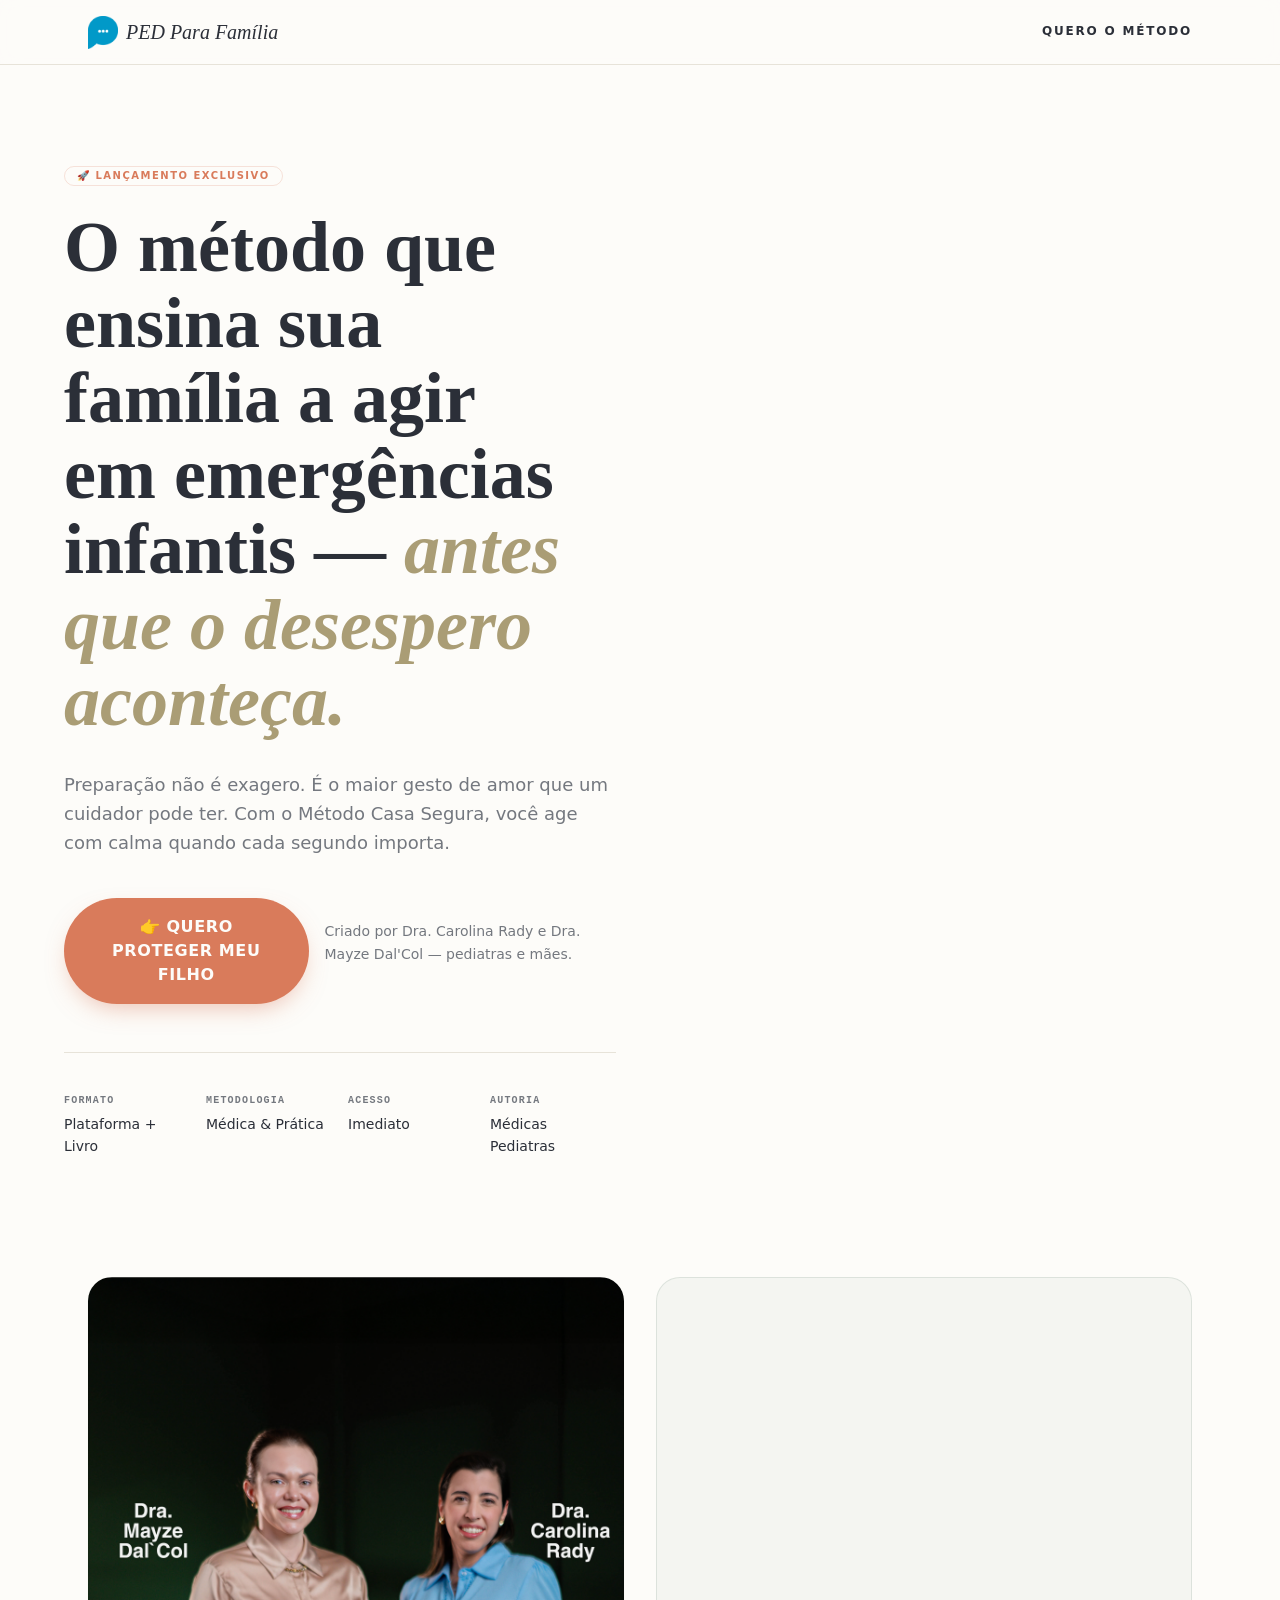
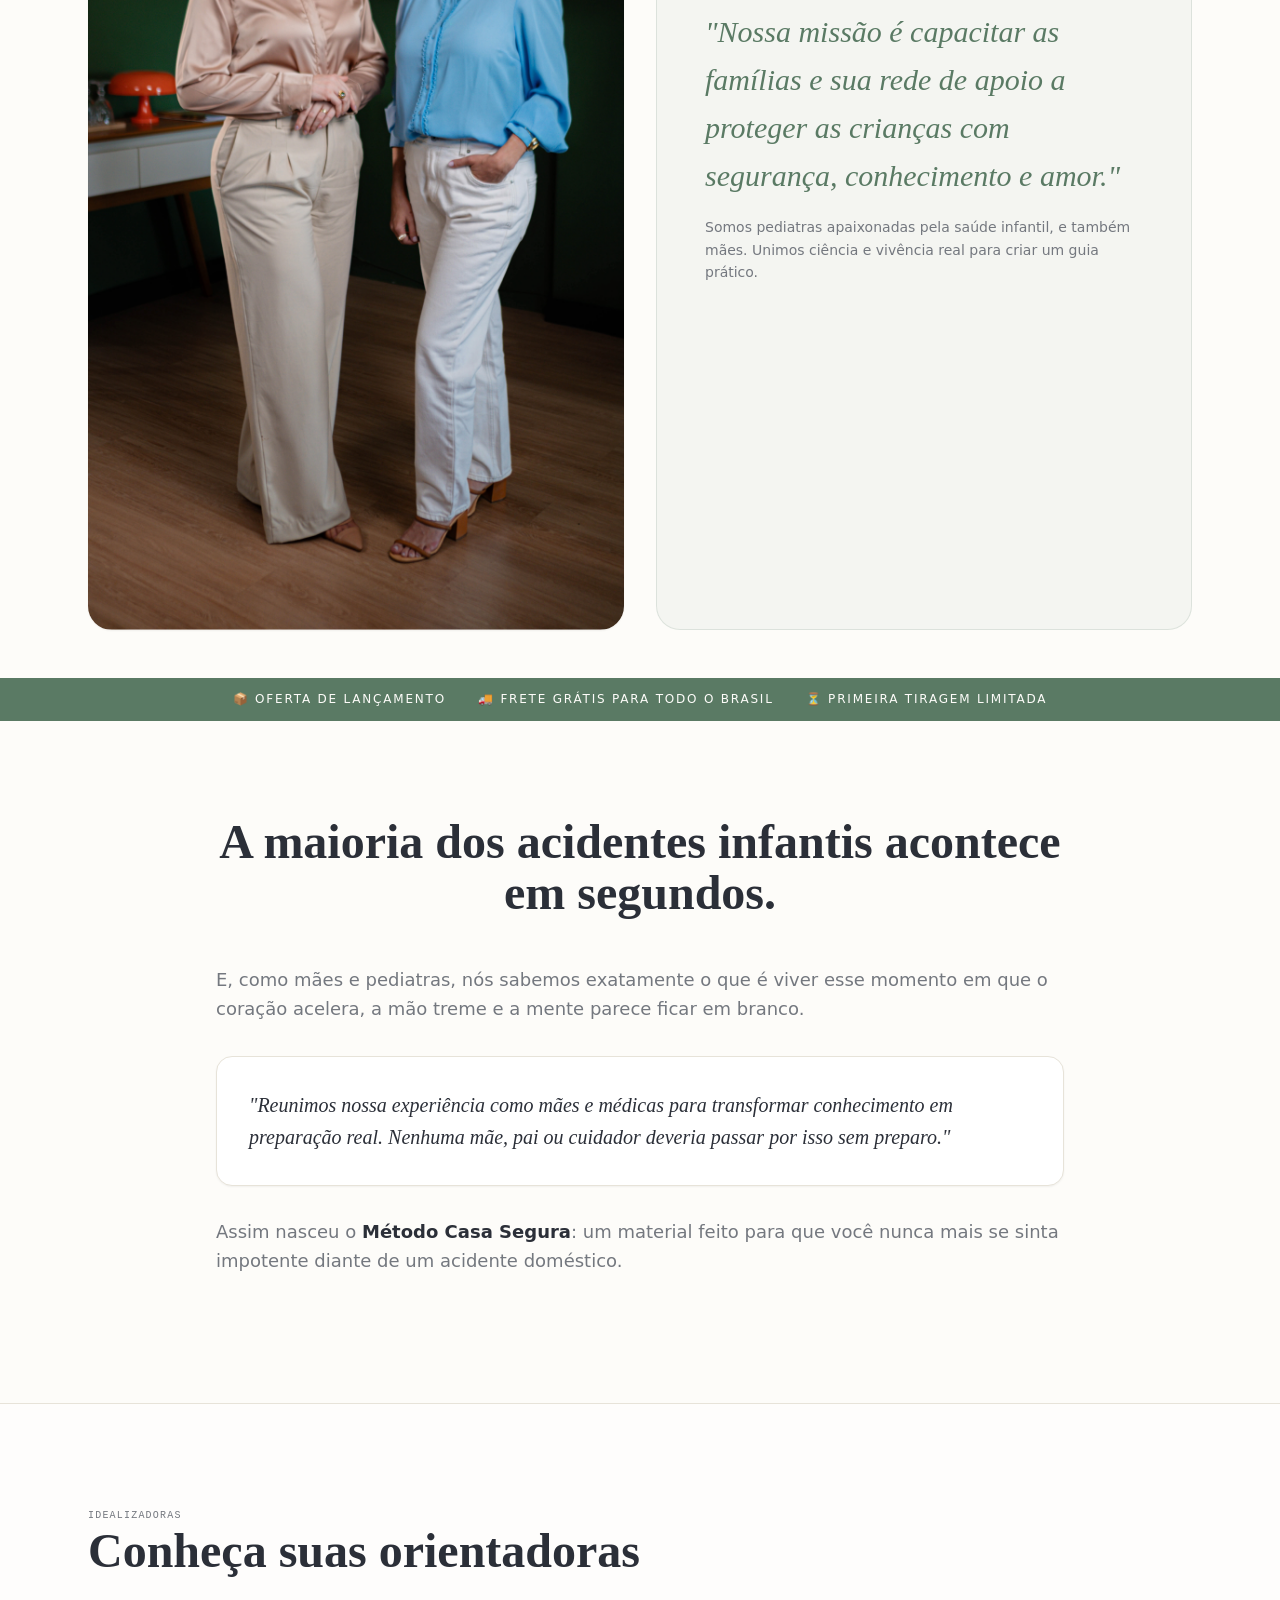
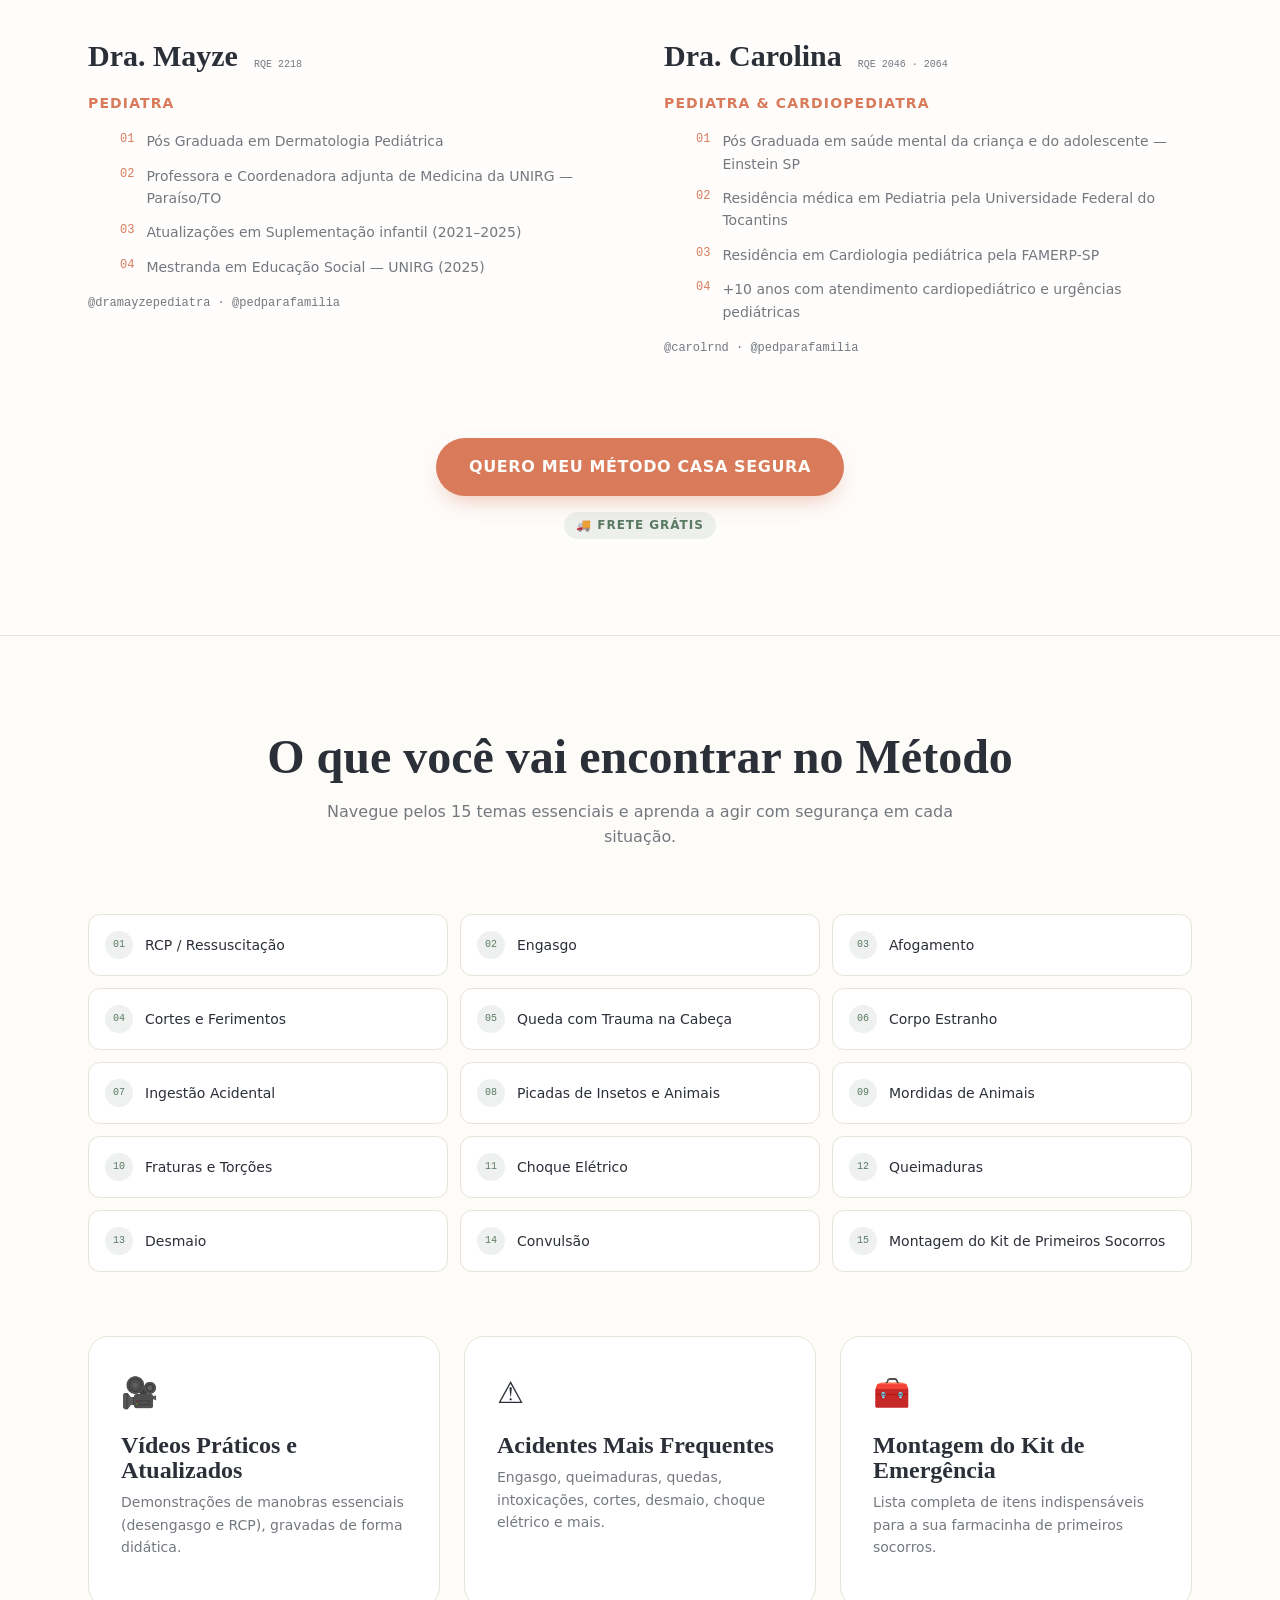
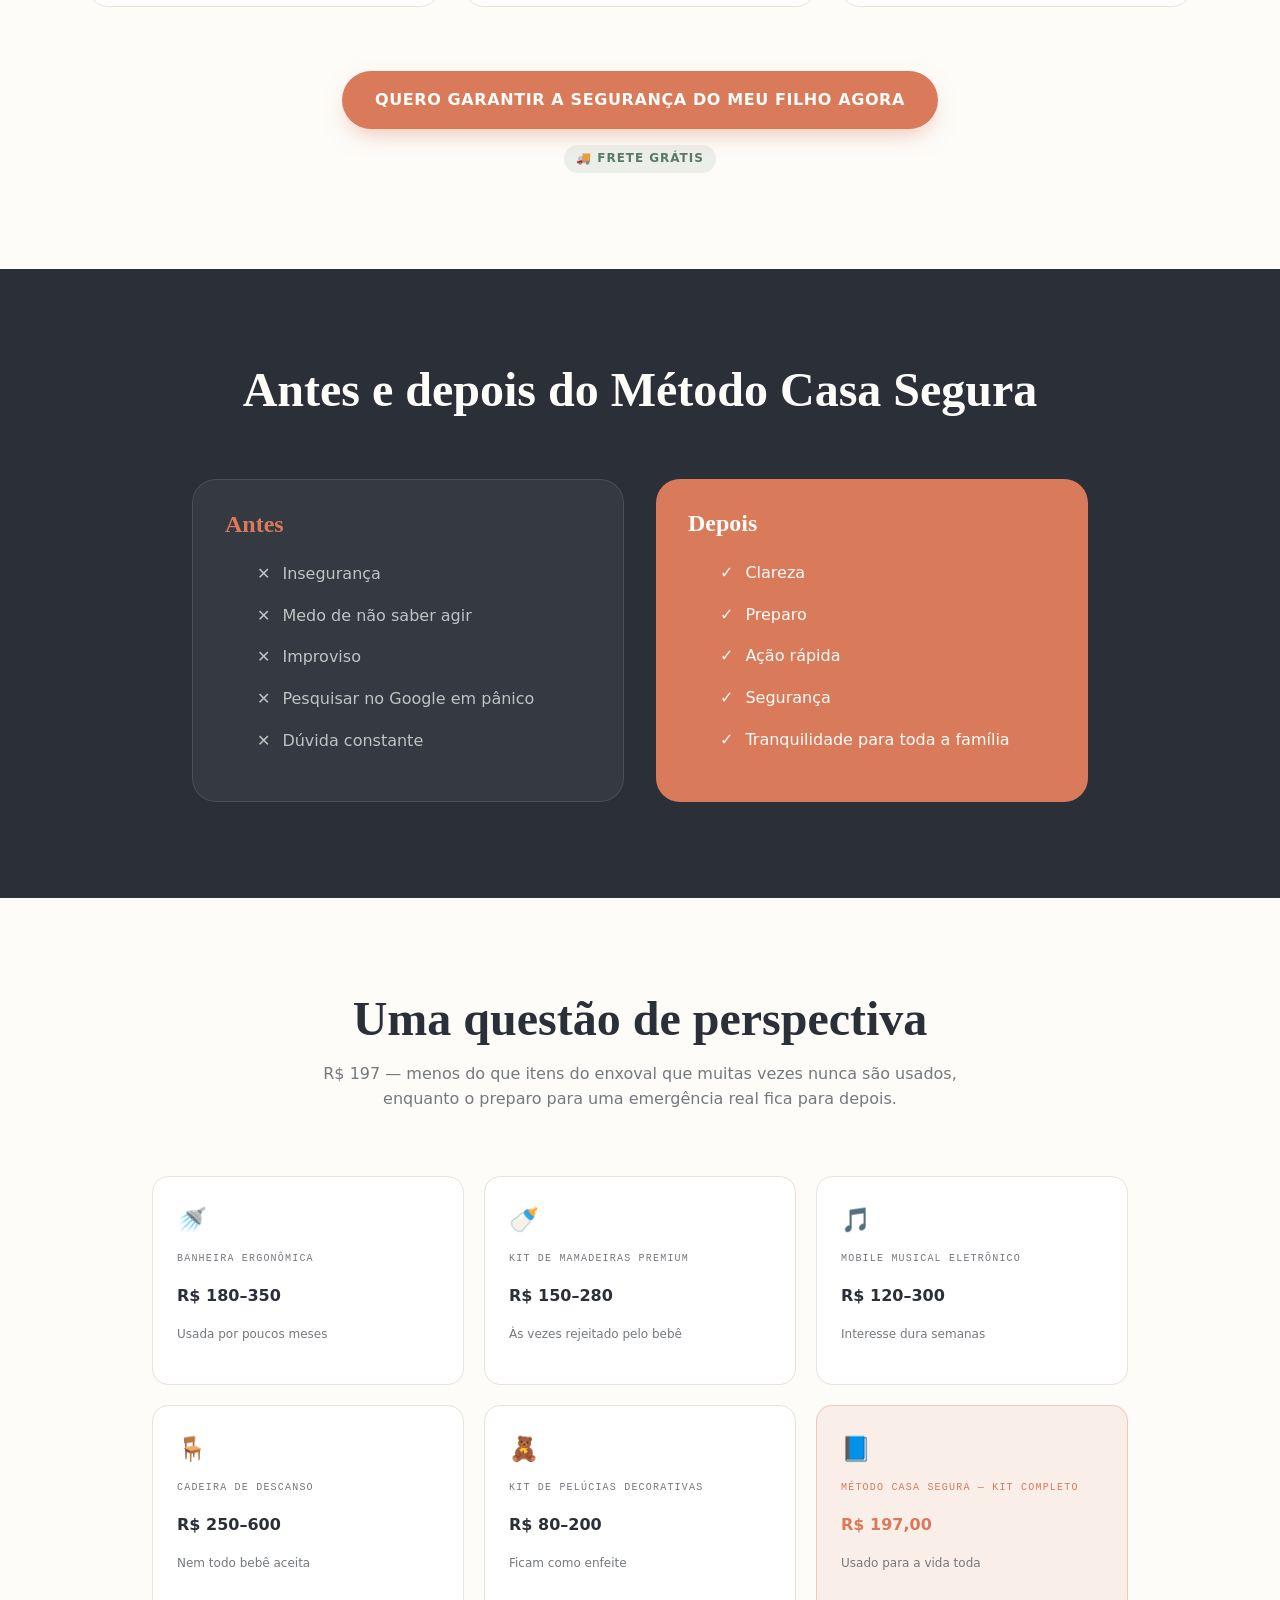
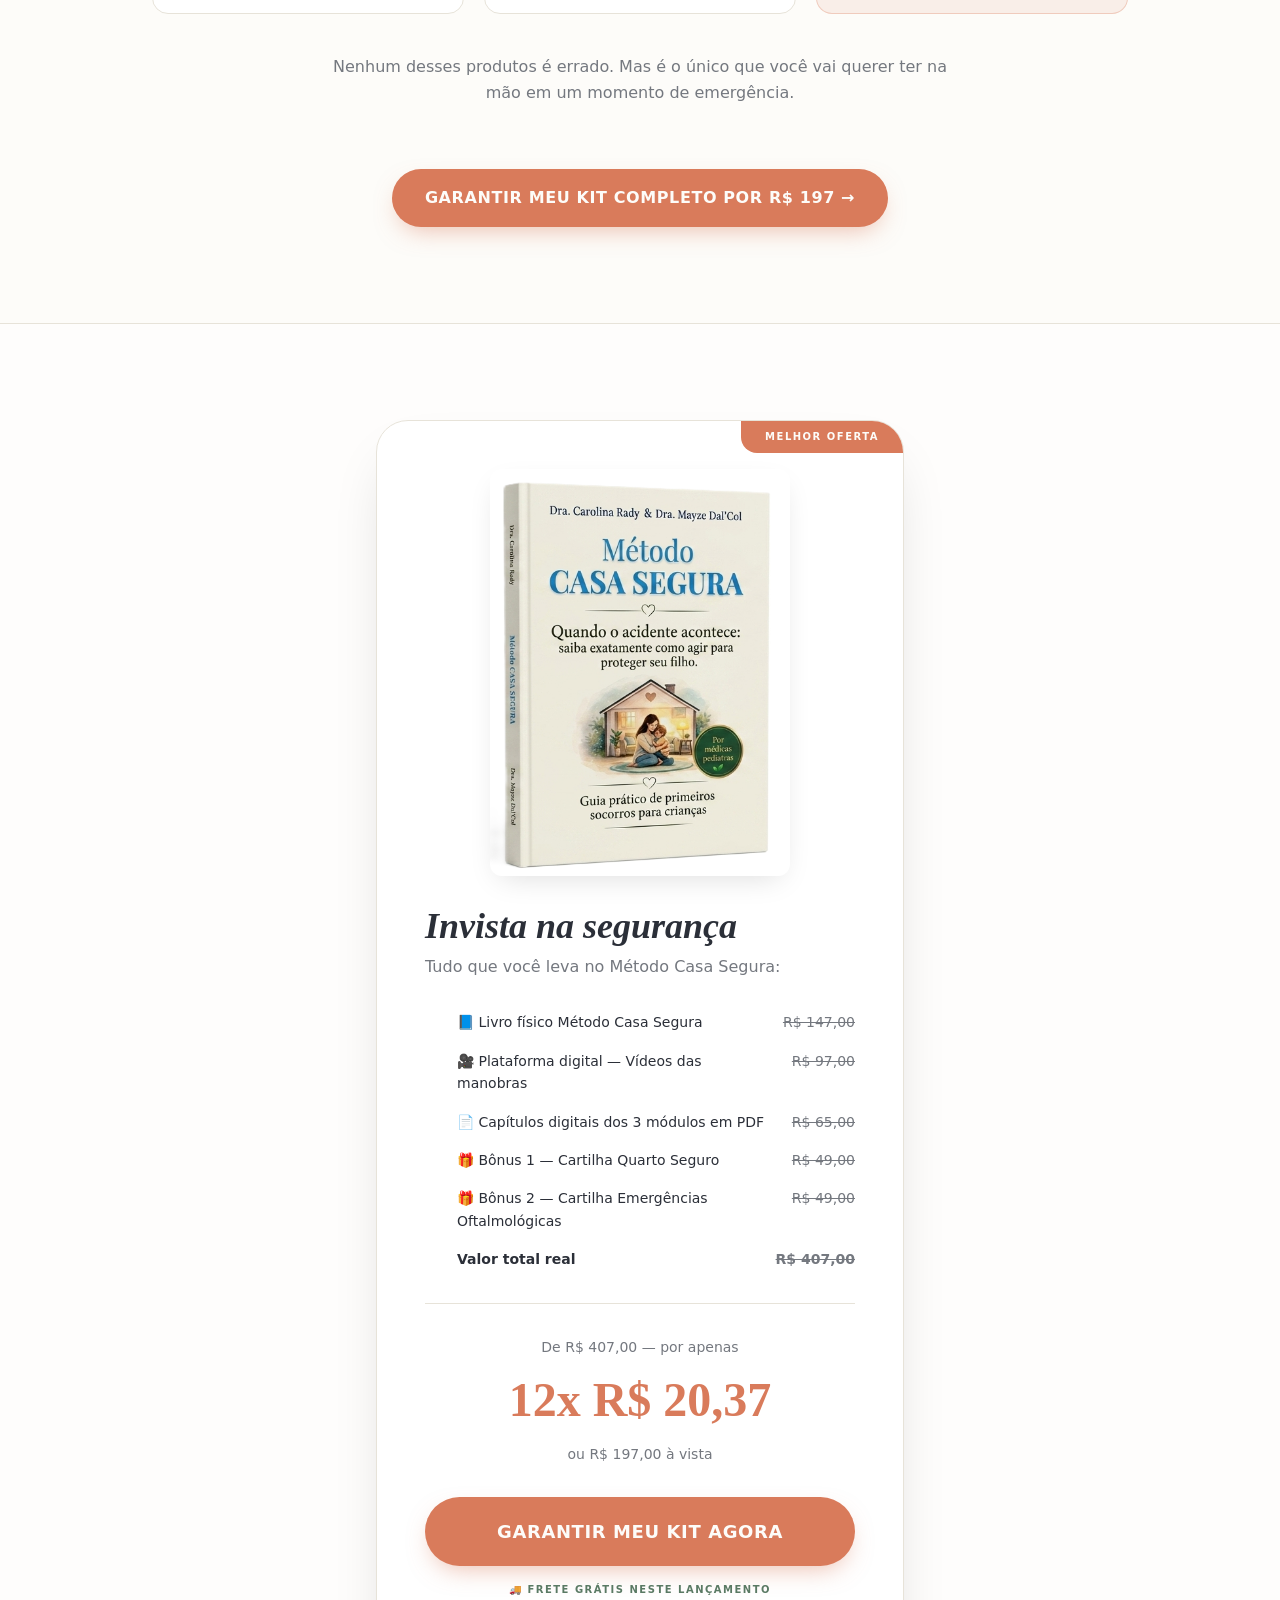
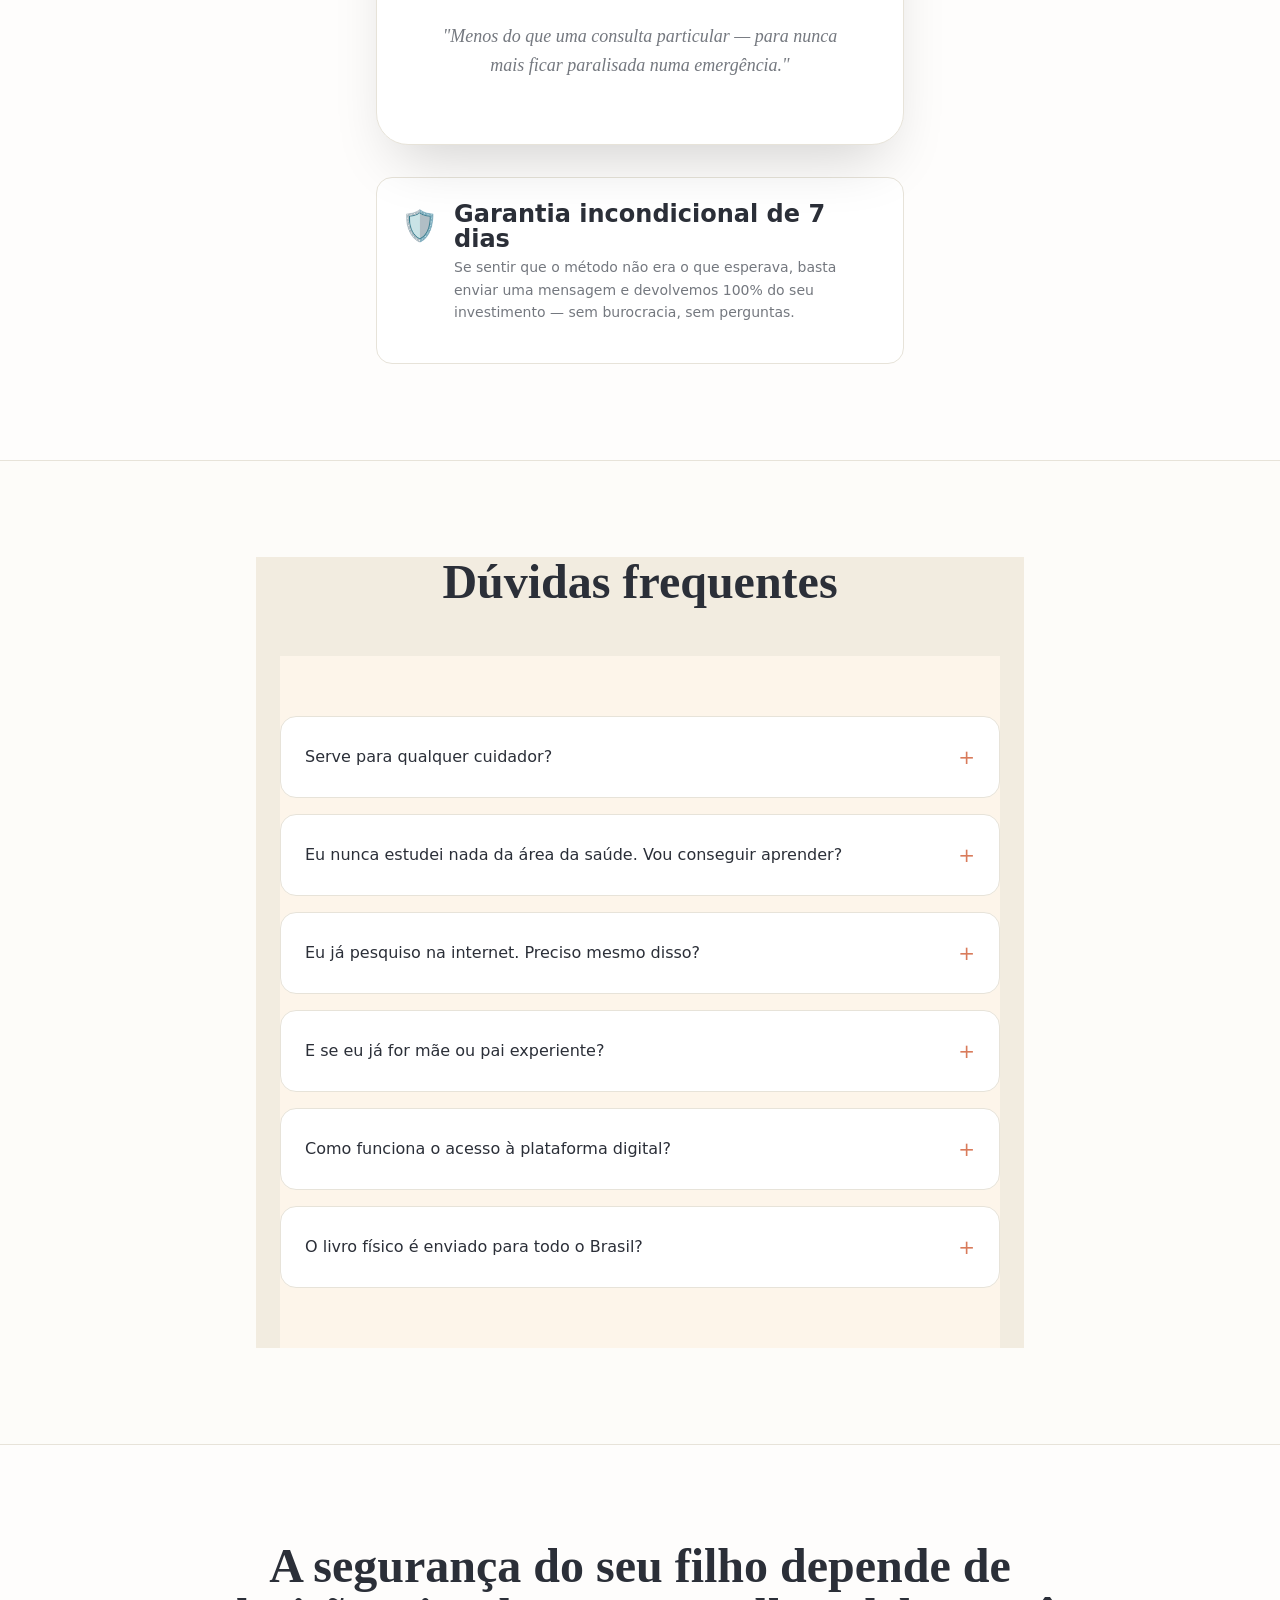
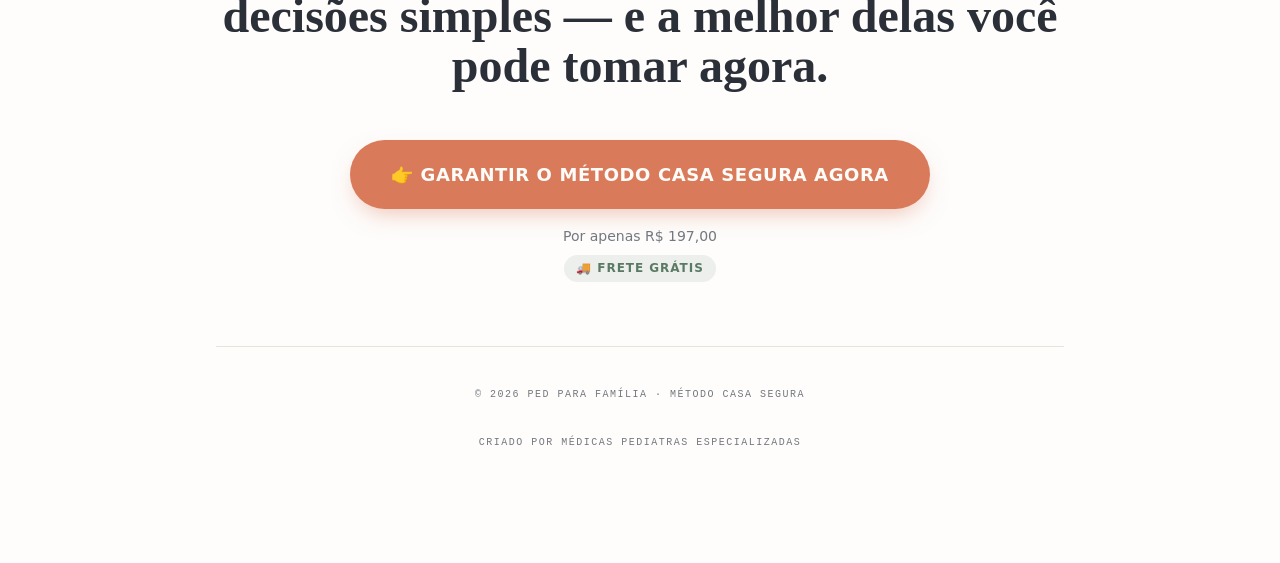
<file: page2.html>
<!DOCTYPE html>
<html lang="pt-BR">

<head>
  <meta charset="UTF-8" />
  <!-- Meta Pixel Code -->
  <script>
    !function (f, b, e, v, n, t, s) {
      if (f.fbq) return; n = f.fbq = function () {
        n.callMethod ?
          n.callMethod.apply(n, arguments) : n.queue.push(arguments)
      };
      if (!f._fbq) f._fbq = n; n.push = n; n.loaded = !0; n.version = '2.0';
      n.queue = []; t = b.createElement(e); t.async = !0;
      t.src = v; s = b.getElementsByTagName(e)[0];
      s.parentNode.insertBefore(t, s)
    }(window, document, 'script',
      'https://connect.facebook.net/en_US/fbevents.js');
    fbq('init', '1720593125954827');
    fbq('track', 'PageView');
  </script>
  <noscript><img height="1" width="1" style="display:none"
      src="https://www.facebook.com/tr?id=1720593125954827&ev=PageView&noscript=1" /></noscript>
  <!-- End Meta Pixel Code -->

  <!-- Google tag (gtag.js) -->
  <script async src="https://www.googletagmanager.com/gtag/js?id=G-GMBSBRDGEN"></script>
  <script>
    window.dataLayer = window.dataLayer || [];
    function gtag() { dataLayer.push(arguments); }
    gtag('js', new Date());

    gtag('config', 'G-GMBSBRDGEN');
  </script>

  <meta name="viewport" content="width=device-width, initial-scale=1.0" />
  <title>Método Casa Segura — Proteja Seu Filho com Segurança</title>
  <meta name="description"
    content="O método criado por duas pediatras que prepara qualquer família para agir em emergências infantis antes que o desespero aconteça." />
  <meta property="og:title" content="Método Casa Segura" />
  <meta property="og:description"
    content="O método criado por duas pediatras que prepara qualquer família para prevenir e agir em acidentes em casa." />
  <meta property="og:type" content="website" />

  <link rel="icon" href="img/ICONE.png" type="image/png">
  <link href="https://cdn.jsdelivr.net/npm/bootstrap@5.0.2/dist/css/bootstrap.min.css" rel="stylesheet"
    integrity="sha384-EVSTQN3/azprG1Anm3QDgpJLIm9Nao0Yz1ztcQTwFspd3yD65VohhpuuCOmLASjC" crossorigin="anonymous">
  <link rel="stylesheet" href="css/style.css" />
</head>

<body>
  <!-- Nav -->
  <nav class="nav">
    <div class="container nav__inner">
      <div class="nav__brand">
        <img src="img/ICONE.png" alt="PED Para Família" width="30" height="33" class="nav__logo-img" />
        <span class="nav__name">PED Para Família</span>
      </div>
      <a href="#oferta" class="nav__cta">Quero o Método</a>
    </div>
  </nav>

  <!-- Hero -->
  <header class="container hero">
    <div class="animate-fade-up">
      <span class="badge">🚀 Lançamento Exclusivo</span>
      <h1>
        O método que ensina sua família a agir<br>
        em emergências infantis — <span class="italic" style="color: #aa9d75;">antes que o desespero aconteça.</span>
      </h1>
      <p class="lead">
        Preparação não é exagero. É o maior gesto de amor que um cuidador pode ter. Com o Método
        Casa Segura, você age com calma quando cada segundo importa.
      </p>
      <div class="hero__actions">
        <a href="https://pay.hotmart.com/E105955245P" class="btn btn-hotmart-checkout">👉 Quero proteger meu filho</a>
        <p class="hero__note">Criado por Dra. Carolina Rady e Dra. Mayze Dal'Col — pediatras e mães.</p>
      </div>

      <dl class="stats">
        <div>
          <dt class="mono-label">Formato</dt>
          <dd>Plataforma + Livro</dd>
        </div>
        <div>
          <dt class="mono-label">Metodologia</dt>
          <dd>Médica &amp; Prática</dd>
        </div>
        <div>
          <dt class="mono-label">Acesso</dt>
          <dd>Imediato</dd>
        </div>
        <div>
          <dt class="mono-label">Autoria</dt>
          <dd>Médicas Pediatras</dd>
        </div>
      </dl>
    </div>
  </header>

  <!-- Founders split -->
  <section class="section" style="padding-top:3rem;padding-bottom:3rem;">
    <div class="container split">
      <img src="img/doutoras.png" alt="Dra. Carolina e Dra. Mayze, pediatras e idealizadoras do Método Casa Segura"
        style="width: 100%; height: auto; aspect-ratio: auto; object-fit: contain; border-radius: 1.5rem;" />
      <div class="quote-card">
        <p class="q">"Nossa missão é capacitar as famílias e sua rede de apoio a proteger as crianças com
          segurança, conhecimento e amor."</p>
        <p class="s">Somos pediatras apaixonadas pela saúde infantil, e também mães. Unimos ciência e
          vivência real para criar um guia prático.</p>
      </div>
    </div>
  </section>

  <!-- Launch bar -->
  <div class="launch-bar">
    <div class="container launch-bar__inner">
      <span>📦 Oferta de Lançamento</span>
      <span>🚚 Frete Grátis para todo o Brasil</span>
      <span>⏳ Primeira tiragem limitada</span>
    </div>
  </div>

  <!-- Problem -->
  <section class="section">
    <div class="container prose">
      <h2>A maioria dos acidentes infantis acontece em segundos.</h2>
      <p>E, como mães e pediatras, nós sabemos exatamente o que é viver esse momento em que o
        coração acelera, a mão treme e a mente parece ficar em branco.</p>
      <p class="pull">"Reunimos nossa experiência como mães e médicas para transformar conhecimento em
        preparação real. Nenhuma mãe, pai ou cuidador deveria passar por isso sem preparo."</p>
      <p>Assim nasceu o <strong>Método Casa Segura</strong>: um material feito para que você nunca
        mais se sinta impotente diante de um acidente doméstico.</p>
    </div>
  </section>

  <!-- Founders detail -->
  <section class="section band">
    <div class="container">
      <div class="section-head">
        <span class="mono-label">Idealizadoras</span>
        <h2>Conheça suas orientadoras</h2>
      </div>
      <div class="founders-grid">
        <div class="founder">
          <div class="founder__head">
            <h3>Dra. Mayze</h3>
            <span class="founder__rqe">RQE 2218</span>
          </div>
          <p class="founder__role">Pediatra</p>
          <ul>
            <li><span>01</span>Pós Graduada em Dermatologia Pediátrica</li>
            <li><span>02</span>Professora e Coordenadora adjunta de Medicina da UNIRG — Paraíso/TO</li>
            <li><span>03</span>Atualizações em Suplementação infantil (2021–2025)</li>
            <li><span>04</span>Mestranda em Educação Social — UNIRG (2025)</li>
          </ul>
          <p class="founder__social">@dramayzepediatra · @pedparafamilia</p>
        </div>
        <div class="founder">
          <div class="founder__head">
            <h3>Dra. Carolina</h3>
            <span class="founder__rqe">RQE 2046 · 2064</span>
          </div>
          <p class="founder__role">Pediatra &amp; Cardiopediatra</p>
          <ul>
            <li><span>01</span>Pós Graduada em saúde mental da criança e do adolescente — Einstein SP</li>
            <li><span>02</span>Residência médica em Pediatria pela Universidade Federal do Tocantins</li>
            <li><span>03</span>Residência em Cardiologia pediátrica pela FAMERP-SP</li>
            <li><span>04</span>+10 anos com atendimento cardiopediátrico e urgências pediátricas</li>
          </ul>
          <p class="founder__social">@carolrnd · @pedparafamilia</p>
        </div>
      </div>
      <div class="center-cta">
        <a href="https://pay.hotmart.com/E105955245P" class="btn btn-hotmart-checkout">Quero meu Método Casa Segura</a>
        <span class="shipping-tag">🚚 Frete Grátis</span>
      </div>
    </div>
  </section>

  <!-- Syllabus -->
  <section class="section">
    <div class="container">
      <div class="section-head section-head--center">
        <h2>O que você vai encontrar no Método</h2>
        <p>Navegue pelos 15 temas essenciais e aprenda a agir com segurança em cada situação.</p>
      </div>
      <div class="chips">
        <div class="chip"><span class="chip__num">01</span><span>RCP / Ressuscitação</span></div>
        <div class="chip"><span class="chip__num">02</span><span>Engasgo</span></div>
        <div class="chip"><span class="chip__num">03</span><span>Afogamento</span></div>
        <div class="chip"><span class="chip__num">04</span><span>Cortes e Ferimentos</span></div>
        <div class="chip"><span class="chip__num">05</span><span>Queda com Trauma na Cabeça</span></div>
        <div class="chip"><span class="chip__num">06</span><span>Corpo Estranho</span></div>
        <div class="chip"><span class="chip__num">07</span><span>Ingestão Acidental</span></div>
        <div class="chip"><span class="chip__num">08</span><span>Picadas de Insetos e Animais</span></div>
        <div class="chip"><span class="chip__num">09</span><span>Mordidas de Animais</span></div>
        <div class="chip"><span class="chip__num">10</span><span>Fraturas e Torções</span></div>
        <div class="chip"><span class="chip__num">11</span><span>Choque Elétrico</span></div>
        <div class="chip"><span class="chip__num">12</span><span>Queimaduras</span></div>
        <div class="chip"><span class="chip__num">13</span><span>Desmaio</span></div>
        <div class="chip"><span class="chip__num">14</span><span>Convulsão</span></div>
        <div class="chip"><span class="chip__num">15</span><span>Montagem do Kit de Primeiros Socorros</span></div>
      </div>

      <div class="cards">
        <div class="feature">
          <span class="ic">🎥</span>
          <h3>Vídeos Práticos e Atualizados</h3>
          <p>Demonstrações de manobras essenciais (desengasgo e RCP), gravadas de forma didática.</p>
        </div>
        <div class="feature">
          <span class="ic">⚠️</span>
          <h3>Acidentes Mais Frequentes</h3>
          <p>Engasgo, queimaduras, quedas, intoxicações, cortes, desmaio, choque elétrico e mais.</p>
        </div>
        <div class="feature">
          <span class="ic">🧰</span>
          <h3>Montagem do Kit de Emergência</h3>
          <p>Lista completa de itens indispensáveis para a sua farmacinha de primeiros socorros.</p>
        </div>
      </div>

      <div class="center-cta">
        <a href="https://pay.hotmart.com/E105955245P" class="btn btn-hotmart-checkout">Quero garantir a segurança do meu filho agora</a>
        <span class="shipping-tag">🚚 Frete Grátis</span>
      </div>
    </div>
  </section>

  <!-- Before / After -->
  <section class="section ba">
    <div class="container">
      <h2>Antes e depois do Método Casa Segura</h2>
      <div class="ba__grid">
        <div class="ba__col ba__col--before">
          <h3>Antes</h3>
          <ul>
            <li><span>✕</span> Insegurança</li>
            <li><span>✕</span> Medo de não saber agir</li>
            <li><span>✕</span> Improviso</li>
            <li><span>✕</span> Pesquisar no Google em pânico</li>
            <li><span>✕</span> Dúvida constante</li>
          </ul>
        </div>
        <div class="ba__col ba__col--after">
          <h3>Depois</h3>
          <ul>
            <li><span>✓</span> Clareza</li>
            <li><span>✓</span> Preparo</li>
            <li><span>✓</span> Ação rápida</li>
            <li><span>✓</span> Segurança</li>
            <li><span>✓</span> Tranquilidade para toda a família</li>
          </ul>
        </div>
      </div>
    </div>
  </section>

  <!-- Comparison -->
  <section class="section">
    <div class="container" style="max-width:64rem;">
      <div class="section-head section-head--center">
        <h2>Uma questão de perspectiva</h2>
        <p>R$ 197 — menos do que itens do enxoval que muitas vezes nunca são usados, enquanto o
          preparo para uma emergência real fica para depois.</p>
      </div>
      <div class="compare">
        <div class="compare__item">
          <span class="ic">🚿</span>
          <p class="mono-label">Banheira ergonômica</p>
          <p class="price">R$ 180–350</p>
          <p class="note">Usada por poucos meses</p>
        </div>
        <div class="compare__item">
          <span class="ic">🍼</span>
          <p class="mono-label">Kit de mamadeiras premium</p>
          <p class="price">R$ 150–280</p>
          <p class="note">Às vezes rejeitado pelo bebê</p>
        </div>
        <div class="compare__item">
          <span class="ic">🎵</span>
          <p class="mono-label">Mobile musical eletrônico</p>
          <p class="price">R$ 120–300</p>
          <p class="note">Interesse dura semanas</p>
        </div>
        <div class="compare__item">
          <span class="ic">🪑</span>
          <p class="mono-label">Cadeira de descanso</p>
          <p class="price">R$ 250–600</p>
          <p class="note">Nem todo bebê aceita</p>
        </div>
        <div class="compare__item">
          <span class="ic">🧸</span>
          <p class="mono-label">Kit de pelúcias decorativas</p>
          <p class="price">R$ 80–200</p>
          <p class="note">Ficam como enfeite</p>
        </div>
        <div class="compare__item compare__item--highlight">
          <span class="ic">📘</span>
          <p class="mono-label">Método Casa Segura — kit completo</p>
          <p class="price">R$ 197,00</p>
          <p class="note">Usado para a vida toda</p>
        </div>
      </div>
      <p class="compare__note">Nenhum desses produtos é errado. Mas é o único que você vai querer ter na mão em um
        momento de emergência.</p>
      <div class="center-cta">
        <a href="https://pay.hotmart.com/E105955245P" class="btn btn-hotmart-checkout">Garantir meu kit completo por R$ 197 →</a>
      </div>
    </div>
  </section>

  <!-- Pricing -->
  <section id="oferta" class="section band">
    <div class="container pricing-wrap">
      <div class="price-card">
        <div class="price-card__ribbon">Melhor Oferta</div>
        <img src="img/mockup-livro.png" alt="Livro físico do Método Casa Segura" loading="lazy"
          class="price-card__book" style="height: auto; width: 100%; max-width: 300px; object-fit: contain;" />
        <h3>Invista na segurança</h3>
        <p class="price-card__sub">Tudo que você leva no Método Casa Segura:</p>
        <ul class="includes">
          <li><span>📘 Livro físico Método Casa Segura</span><span class="val">R$ 147,00</span></li>
          <li><span>🎥 Plataforma digital — Vídeos das manobras</span><span class="val">R$ 97,00</span></li>
          <li><span>📄 Capítulos digitais dos 3 módulos em PDF</span><span class="val">R$ 65,00</span></li>
          <li><span>🎁 Bônus 1 — Cartilha Quarto Seguro</span><span class="val">R$ 49,00</span></li>
          <li><span>🎁 Bônus 2 — Cartilha Emergências Oftalmológicas</span><span class="val">R$ 49,00</span></li>
          <li class="total"><span>Valor total real</span><span class="val">R$ 407,00</span></li>
        </ul>
        <div class="price-final">
          <p class="from">De R$ 407,00 — por apenas</p>
          <p class="big">12x R$ 20,37</p>
          <p class="cash">ou R$ 197,00 à vista</p>
          <a href="https://pay.hotmart.com/E105955245P" class="btn btn--block btn-hotmart-checkout">Garantir meu kit agora</a>
          <p class="free">🚚 Frete grátis neste lançamento</p>
          <p class="testi">"Menos do que uma consulta particular — para nunca mais ficar paralisada numa
            emergência."</p>
        </div>
      </div>

      <div class="guarantee">
        <div class="ic">🛡️</div>
        <div>
          <h4>Garantia incondicional de 7 dias</h4>
          <p>Se sentir que o método não era o que esperava, basta enviar uma mensagem e devolvemos
            100% do seu investimento — sem burocracia, sem perguntas.</p>
        </div>
      </div>
    </div>
  </section>

  <!-- FAQ -->
  <section class="section">
    <div class="container faq-wrap">
      <h2>Dúvidas frequentes</h2>
      <div class="faq">
        <details>
          <summary>Serve para qualquer cuidador?<span class="plus">+</span></summary>
          <div class="answer">Sim. O método foi criado para pais, mães, avós, babás e toda a rede de apoio —
            qualquer pessoa que cuide de crianças pode e deve ter esse preparo.</div>
        </details>
        <details>
          <summary>Eu nunca estudei nada da área da saúde. Vou conseguir aprender?<span class="plus">+</span></summary>
          <div class="answer">Sim! A linguagem é simples, direta e visual. Os vídeos foram criados exatamente
            para isso: qualquer pessoa, sem nenhum conhecimento médico, consegue aprender e aplicar.</div>
        </details>
        <details>
          <summary>Eu já pesquiso na internet. Preciso mesmo disso?<span class="plus">+</span></summary>
          <div class="answer">Na hora do desespero, você não tem tempo para procurar no Google. Aqui você tem
            um guia rápido, aprovado por pediatras, com instruções corretas — já na sua mão, sem precisar
            filtrar informações erradas sob pressão.</div>
        </details>
        <details>
          <summary>E se eu já for mãe ou pai experiente?<span class="plus">+</span></summary>
          <div class="answer">Sempre existe um detalhe que faz diferença — e o método foi atualizado com
            técnicas essenciais que muitos cuidadores ainda desconhecem, mesmo os mais experientes.</div>
        </details>
        <details>
          <summary>Como funciona o acesso à plataforma digital?<span class="plus">+</span></summary>
          <div class="answer">Após a confirmação do pagamento, você recebe por e-mail o acesso à plataforma
            com os vídeos das manobras e os capítulos digitais. O acesso é imediato e fica disponível para você
            assistir quando precisar.</div>
        </details>
        <details>
          <summary>O livro físico é enviado para todo o Brasil?<span class="plus">+</span></summary>
          <div class="answer">Sim! O livro é enviado para todo o território nacional. E nesta fase de
            lançamento da primeira tiragem, o frete é totalmente grátis.</div>
        </details>
      </div>
    </div>
  </section>

  <!-- Final CTA -->
  <footer class="section final">
    <div class="container final__inner">
      <h2>A segurança do seu filho depende de decisões simples — e a melhor delas você pode tomar agora.</h2>
      <a href="https://pay.hotmart.com/E105955245P" class="btn btn--lg btn-hotmart-checkout">👉 Garantir o Método Casa Segura agora</a>
      <div class="final__meta">
        <span>Por apenas R$ 197,00</span>
        <span class="shipping-tag">🚚 Frete Grátis</span>
      </div>
      <div class="copyright">
        <p>© 2026 PED Para Família · Método Casa Segura</p>
        <p>Criado por médicas pediatras especializadas</p>
      </div>
    </div>
  </footer>

  <script src="script.js"></script>
</body>

</html>
</file>
<file: css/style.css>
/* ===================================================
   MÉTODO CASA SEGURA — Design System
   =================================================== */

@import url('https://fonts.googleapis.com/css2?family=Nunito:ital,wght@0,400;0,600;0,700;0,800;0,900;1,700&family=Playfair+Display:wght@700;800&display=swap');

/* --- CSS Variables --- */
:root {
  --azul-suave: #6BAED6;
  --azul-forte: #2171B5;
  --bege: #FDF6EE;
  --bege-escuro: #F0E6D3;
  --dourado: #C9A84C;
  --dourado-claro: #F0D080;
  --rosa: #F4A7B9;
  --rosa-suave: #FDE8EF;
  --amarelo: #F9C932;
  --texto: #3B3535;
  --texto-leve: #7A6E6E;
  --branco: #FFFFFF;

  --radius-sm: 8px;
  --radius-md: 16px;
  --radius-lg: 24px;
  --radius-xl: 40px;

  --shadow-sm: 0 2px 8px rgba(0, 0, 0, .07);
  --shadow-md: 0 6px 24px rgba(0, 0, 0, .10);
  --shadow-lg: 0 16px 48px rgba(0, 0, 0, .13);

  --transition: .3s cubic-bezier(.4, 0, .2, 1);
  --font-body: 'Nunito', sans-serif;
  --font-title: 'Playfair Display', serif;
}

/* --- Reset & Base --- */
*,
*::before,
*::after {
  box-sizing: border-box;
  margin: 0;
  padding: 0;
}

html {
  scroll-behavior: smooth;
  font-size: 16px;
}

body {
  font-family: var(--font-body);
  background-color: var(--bege);
  color: var(--texto);
  line-height: 1.7;
  overflow-x: hidden;
}

img {
  display: block;
  max-width: 100%;
}

a {
  text-decoration: none;
  color: inherit;
}

ul {
  list-style: none;
}

/* --- Scrollbar --- */
::-webkit-scrollbar {
  width: 8px;
}

::-webkit-scrollbar-track {
  background: var(--bege-escuro);
}

::-webkit-scrollbar-thumb {
  background: var(--azul-suave);
  border-radius: 4px;
}

/* ===================================================
   HEADER / NAV
   =================================================== */
.site-header {
  position: sticky;
  top: 0;
  z-index: 100;
  background: rgba(253, 246, 238, .92);
  backdrop-filter: blur(12px);
  border-bottom: 1px solid rgba(201, 168, 76, .2);
  padding: 0 clamp(1rem, 5vw, 4rem);
}

.nav-inner {
  max-width: 1200px;
  margin: 0 auto;
  height: 70px;
  display: flex;
  align-items: center;
  justify-content: space-between;
}

.logo {
  display: flex;
  flex-direction: column;
  line-height: 1.1;
  user-select: none;
}

.logo-metodo {
  font-family: var(--font-body);
  font-weight: 700;
  font-size: .85rem;
  letter-spacing: .12em;
  color: var(--azul-suave);
  text-transform: uppercase;
}

.logo-casa {
  font-family: var(--font-title);
  font-size: 1.5rem;
  font-weight: 800;
  background: linear-gradient(135deg, var(--rosa) 0%, var(--amarelo) 50%, var(--azul-forte) 100%);
  -webkit-background-clip: text;
  -webkit-text-fill-color: transparent;
  background-clip: text;
}

.logo-segura {
  font-family: var(--font-title);
  font-size: 1.5rem;
  font-weight: 800;
  background: linear-gradient(135deg, var(--amarelo) 0%, var(--azul-forte) 100%);
  -webkit-background-clip: text;
  -webkit-text-fill-color: transparent;
  background-clip: text;
  margin-top: -6px;
}

.nav-links {
  display: flex;
  gap: 2rem;
  align-items: center;
}

.nav-links a {
  font-weight: 700;
  font-size: .92rem;
  color: var(--texto-leve);
  letter-spacing: .04em;
  transition: color var(--transition);
  position: relative;
}

.nav-links a::after {
  content: '';
  position: absolute;
  bottom: -4px;
  left: 0;
  width: 0;
  height: 2px;
  background: var(--dourado);
  border-radius: 2px;
  transition: width var(--transition);
}

.nav-links a:hover {
  color: var(--azul-forte);
}

.nav-links a:hover::after {
  width: 100%;
}

.nav-cta {
  background: var(--azul-forte) !important;
  color: var(--branco) !important;
  padding: .5rem 1.4rem;
  border-radius: var(--radius-xl);
  font-weight: 800 !important;
  transition: background var(--transition), transform var(--transition), box-shadow var(--transition) !important;
}

.nav-cta::after {
  display: none !important;
}

.nav-cta:hover {
  background: var(--azul-suave) !important;
  transform: translateY(-2px);
  box-shadow: 0 6px 20px rgba(33, 113, 181, .35) !important;
}

/* Hamburger */
.hamburger {
  display: none;
  flex-direction: column;
  gap: 5px;
  cursor: pointer;
  padding: 4px;
  background: none;
  border: none;
}

.hamburger span {
  display: block;
  width: 26px;
  height: 3px;
  background: var(--azul-forte);
  border-radius: 3px;
  transition: var(--transition);
}

/* ===================================================
   HERO SECTION
   =================================================== */
.hero {
  min-height: calc(100vh - 70px);
  display: grid;
  grid-template-columns: 1fr 1fr;
  align-items: center;
  gap: 3rem;
  padding: 4rem clamp(1rem, 5vw, 4rem);
  max-width: 1200px;
  margin: 0 auto;
}

.hero-content {
  order: 1;
}

.hero-badge {
  display: inline-flex;
  align-items: center;
  gap: .5rem;
  background: var(--rosa-suave);
  border: 1px solid var(--rosa);
  color: #C0527A;
  font-size: .8rem;
  font-weight: 800;
  letter-spacing: .08em;
  text-transform: uppercase;
  padding: .4rem 1rem;
  border-radius: var(--radius-xl);
  margin-bottom: 1.5rem;
  animation: fadeInDown .6s ease both;
}

.hero-badge-icon {
  font-size: 1rem;
}

.hero-title {
  font-family: var(--font-body);
  font-weight: 900;
  font-size: clamp(2.2rem, 5vw, 3.8rem);
  line-height: 1.1;
  margin-bottom: 1rem;
  animation: fadeInUp .7s .1s ease both;
}

.hero-title .word-metodo {
  font-family: var(--font-body);
  font-size: .6em;
  font-weight: 700;
  display: block;
  color: var(--azul-suave);
  letter-spacing: .2em;
  text-transform: uppercase;
  margin-bottom: .2rem;
}

.hero-title .word-casa {
  color: var(--rosa);
  display: inline-block;
}

.hero-title .word-segura {
  color: var(--amarelo);
  display: inline-block;
  -webkit-text-stroke: 2px var(--azul-forte);
}

.hero-subtitle {
  font-size: clamp(1rem, 2vw, 1.22rem);
  color: var(--texto-leve);
  font-weight: 600;
  max-width: 480px;
  margin-bottom: 2rem;
  animation: fadeInUp .7s .2s ease both;
}

.hero-subtitle strong {
  color: var(--azul-forte);
}

.hero-actions {
  display: flex;
  flex-wrap: wrap;
  gap: 1rem;
  animation: fadeInUp .7s .3s ease both;
}

.btn-primary {
  display: inline-flex;
  align-items: center;
  gap: .6rem;
  background: linear-gradient(135deg, var(--azul-forte), var(--azul-suave));
  color: var(--branco);
  font-family: var(--font-body);
  font-weight: 800;
  font-size: 1rem;
  padding: .9rem 2rem;
  border-radius: var(--radius-xl);
  border: none;
  cursor: pointer;
  box-shadow: 0 6px 24px rgba(33, 113, 181, .35);
  transition: transform var(--transition), box-shadow var(--transition);
}

.btn-primary:hover {
  transform: translateY(-3px);
  box-shadow: 0 12px 36px rgba(33, 113, 181, .45);
}

.btn-secondary {
  display: inline-flex;
  align-items: center;
  gap: .6rem;
  background: transparent;
  color: var(--azul-forte);
  font-family: var(--font-body);
  font-weight: 800;
  font-size: 1rem;
  padding: .9rem 2rem;
  border-radius: var(--radius-xl);
  border: 2px solid var(--azul-forte);
  cursor: pointer;
  transition: background var(--transition), color var(--transition), transform var(--transition);
}

.btn-secondary:hover {
  background: var(--azul-forte);
  color: var(--branco);
  transform: translateY(-3px);
}

.hero-stats {
  display: flex;
  gap: 2rem;
  margin-top: 2.5rem;
  animation: fadeInUp .7s .4s ease both;
}

.stat {
  display: flex;
  flex-direction: column;
}

.stat-number {
  font-family: var(--font-title);
  font-size: 1.8rem;
  font-weight: 800;
  color: var(--azul-forte);
  line-height: 1;
}

.stat-label {
  font-size: .78rem;
  font-weight: 700;
  color: var(--texto-leve);
  text-transform: uppercase;
  letter-spacing: .06em;
}

.hero-image {
  order: 2;
  position: relative;
  animation: fadeIn .8s .2s ease both;
}

.hero-image img {
  width: 100%;
  max-width: 520px;
  margin: 0 auto;
  border-radius: var(--radius-lg);
  box-shadow: var(--shadow-lg);
}

.hero-badge-float {
  position: absolute;
  background: var(--branco);
  border-radius: var(--radius-md);
  box-shadow: var(--shadow-md);
  padding: .8rem 1.2rem;
  display: flex;
  align-items: center;
  gap: .6rem;
  font-weight: 800;
  font-size: .82rem;
  color: var(--texto);
  animation: float 3s ease-in-out infinite;
}

.hero-badge-float .badge-icon {
  font-size: 1.4rem;
}

.badge-float-1 {
  top: 10%;
  right: -5%;
}

.badge-float-2 {
  bottom: 15%;
  left: -5%;
  animation-delay: 1.5s;
}

/* --- Hero Book Img --- */
.hero-book-wrapper {
  display: flex;
  justify-content: center;
  align-items: center;
  margin: 3rem 0;
  perspective: 1200px;
}

.hero-book-img {
  max-width: 380px;
  width: 100%;
  height: auto;
  border-radius: 8px;
  box-shadow: 0 20px 40px rgba(0, 0, 0, 0.25), 0 10px 20px rgba(0, 0, 0, 0.15);
  transform: rotateY(-8deg) rotateX(4deg);
  transition: transform 0.6s cubic-bezier(0.25, 0.8, 0.25, 1), box-shadow 0.6s cubic-bezier(0.25, 0.8, 0.25, 1);
  animation: floatBook 5s ease-in-out infinite;
  border: 1px solid rgba(255, 255, 255, 0.1);
}

.hero-book-img:hover {
  transform: rotateY(0deg) rotateX(0deg) scale(1.04);
  box-shadow: 0 30px 60px rgba(0, 0, 0, 0.35), 0 15px 30px rgba(0, 0, 0, 0.2);
}

@keyframes floatBook {
  0% {
    transform: translateY(0px) rotateY(-8deg) rotateX(4deg);
  }

  50% {
    transform: translateY(-16px) rotateY(-8deg) rotateX(4deg);
  }

  100% {
    transform: translateY(0px) rotateY(-8deg) rotateX(4deg);
  }
}

/* ===================================================
   DIVIDER ORNAMENT
   =================================================== */
.ornament-divider {
  text-align: center;
  padding: .5rem 0;
  color: var(--dourado);
  font-size: 1.4rem;
  letter-spacing: .6em;
  opacity: .6;
}

/* ===================================================
   SECTION COMMONS
   =================================================== */
.section {
  padding: 5rem clamp(1rem, 5vw, 4rem);
}

.section-inner {
  max-width: 1200px;
  margin: 0 auto;
}

.section-header {
  text-align: center;
  margin-bottom: 3.5rem;
}

.section-eyebrow {
  display: inline-block;
  font-size: .8rem;
  font-weight: 800;
  letter-spacing: .18em;
  text-transform: uppercase;
  color: var(--dourado);
  margin-bottom: .8rem;
}

.section-title {
  font-family: var(--font-title);
  font-size: clamp(1.8rem, 4vw, 2.8rem);
  font-weight: 800;
  color: var(--texto);
  line-height: 1.2;
  margin-bottom: .8rem;
}

.section-subtitle {
  font-size: 1.05rem;
  color: var(--texto-leve);
  max-width: 560px;
  margin: 0 auto;
}

/* ===================================================
   BENEFITS STRIP
   =================================================== */
.benefits-strip {
  background: linear-gradient(135deg, var(--azul-forte) 0%, var(--azul-suave) 100%);
  padding: 3rem clamp(1rem, 5vw, 4rem);
}

.benefits-grid {
  max-width: 1200px;
  margin: 0 auto;
  display: grid;
  grid-template-columns: repeat(auto-fit, minmax(200px, 1fr));
  gap: 2rem;
}

.benefit-item {
  display: flex;
  flex-direction: column;
  align-items: center;
  text-align: center;
  color: var(--branco);
  gap: .6rem;
}

.benefit-icon {
  font-size: 2.2rem;
  background: rgba(255, 255, 255, .15);
  width: 64px;
  height: 64px;
  border-radius: 50%;
  display: flex;
  align-items: center;
  justify-content: center;
  margin-bottom: .4rem;
}

.benefit-title {
  font-weight: 800;
  font-size: 1rem;
}

.benefit-desc {
  font-size: .85rem;
  opacity: .85;
  line-height: 1.5;
}

/* ===================================================
   VIDEO CARDS GRID
   =================================================== */
.videos-section {
  background: var(--bege);
}

.cards-grid {
  display: grid;
  grid-template-columns: repeat(auto-fill, minmax(300px, 1fr));
  gap: 2rem;
}

.video-card {
  background: var(--branco);
  border-radius: var(--radius-lg);
  overflow: hidden;
  box-shadow: var(--shadow-sm);
  transition: transform var(--transition), box-shadow var(--transition);
  cursor: pointer;
  display: flex;
  flex-direction: column;
  border: 1px solid rgba(201, 168, 76, .12);
}

.video-card:hover {
  transform: translateY(-8px);
  box-shadow: var(--shadow-lg);
}

.card-thumb {
  position: relative;
  overflow: hidden;
  aspect-ratio: 16/9;
  background: var(--bege-escuro);
}

.card-thumb img {
  width: 100%;
  height: 100%;
  object-fit: cover;
  transition: transform var(--transition);
}

.video-card:hover .card-thumb img {
  transform: scale(1.05);
}

.card-play-overlay {
  position: absolute;
  inset: 0;
  background: rgba(33, 113, 181, .18);
  display: flex;
  align-items: center;
  justify-content: center;
  opacity: 0;
  transition: opacity var(--transition);
}

.video-card:hover .card-play-overlay {
  opacity: 1;
}

.play-btn-overlay {
  width: 60px;
  height: 60px;
  background: var(--branco);
  border-radius: 50%;
  display: flex;
  align-items: center;
  justify-content: center;
  box-shadow: var(--shadow-md);
  font-size: 1.4rem;
  transform: scale(.8);
  transition: transform var(--transition);
}

.video-card:hover .play-btn-overlay {
  transform: scale(1);
}

.card-tag {
  position: absolute;
  top: .8rem;
  left: .8rem;
  background: var(--rosa);
  color: var(--branco);
  font-size: .7rem;
  font-weight: 800;
  text-transform: uppercase;
  letter-spacing: .06em;
  padding: .25rem .7rem;
  border-radius: var(--radius-xl);
}

.card-body {
  padding: 1.4rem;
  flex: 1;
  display: flex;
  flex-direction: column;
  gap: .6rem;
}

.card-category {
  font-size: .72rem;
  font-weight: 800;
  letter-spacing: .12em;
  text-transform: uppercase;
  color: var(--dourado);
}

.card-title {
  font-family: var(--font-title);
  font-size: 1.2rem;
  font-weight: 700;
  color: var(--texto);
  line-height: 1.3;
}

.card-desc {
  font-size: .9rem;
  color: var(--texto-leve);
  line-height: 1.6;
  flex: 1;
}

.card-footer {
  display: flex;
  align-items: center;
  justify-content: space-between;
  padding: 1rem 1.4rem;
  border-top: 1px solid rgba(0, 0, 0, .06);
}

.card-duration {
  font-size: .8rem;
  font-weight: 700;
  color: var(--texto-leve);
  display: flex;
  align-items: center;
  gap: .35rem;
}

.btn-card {
  display: inline-flex;
  align-items: center;
  gap: .4rem;
  background: var(--azul-forte);
  color: var(--branco);
  font-family: var(--font-body);
  font-weight: 800;
  font-size: .82rem;
  padding: .55rem 1.2rem;
  border-radius: var(--radius-xl);
  border: none;
  cursor: pointer;
  transition: background var(--transition), transform var(--transition);
  text-decoration: none;
}

.btn-card:hover {
  background: var(--azul-suave);
  transform: translateX(3px);
}

/* ===================================================
   ABOUT SECTION
   =================================================== */
.about-section {
  background: linear-gradient(135deg, var(--rosa-suave) 0%, var(--bege) 60%);
}

.about-grid {
  display: grid;
  grid-template-columns: 1fr 1fr;
  gap: 4rem;
  align-items: center;
}

.about-image-wrap {
  position: relative;
}

.about-image-wrap img {
  border-radius: var(--radius-lg);
  box-shadow: var(--shadow-lg);
}

.about-badge-stamp {
  position: absolute;
  bottom: -1.5rem;
  right: -1.5rem;
  width: 110px;
  height: 110px;
  background: linear-gradient(135deg, var(--dourado), var(--dourado-claro));
  border-radius: 50%;
  display: flex;
  flex-direction: column;
  align-items: center;
  justify-content: center;
  text-align: center;
  box-shadow: var(--shadow-md);
  color: var(--branco);
  font-weight: 800;
  font-size: .7rem;
  line-height: 1.3;
  padding: 1rem;
  animation: float 3s ease-in-out infinite;
}

.about-content h2 {
  font-family: var(--font-title);
  font-size: clamp(1.6rem, 3vw, 2.4rem);
  font-weight: 800;
  color: var(--texto);
  margin-bottom: 1.2rem;
}

.about-content p {
  font-size: 1rem;
  color: var(--texto-leve);
  margin-bottom: 1rem;
  line-height: 1.8;
}

.doctors-list {
  display: flex;
  flex-direction: column;
  gap: .8rem;
  margin-top: 1.5rem;
}

.doctor-item {
  display: flex;
  align-items: center;
  gap: 1rem;
  background: var(--branco);
  padding: .9rem 1.2rem;
  border-radius: var(--radius-md);
  box-shadow: var(--shadow-sm);
  border-left: 4px solid var(--azul-suave);
}

.doctor-avatar {
  width: 44px;
  height: 44px;
  border-radius: 50%;
  background: linear-gradient(135deg, var(--azul-suave), var(--azul-forte));
  display: flex;
  align-items: center;
  justify-content: center;
  font-size: 1.2rem;
  flex-shrink: 0;
}

.doctor-info strong {
  display: block;
  font-weight: 800;
  font-size: .95rem;
  color: var(--texto);
}

.doctor-info span {
  font-size: .8rem;
  color: var(--texto-leve);
}

/* ===================================================
   FOOTER
   =================================================== */
.site-footer {
  background: #1A1A2E;
  color: rgba(255, 255, 255, .7);
  padding: 3rem clamp(1rem, 5vw, 4rem) 2rem;
}

.footer-inner {
  max-width: 1200px;
  margin: 0 auto;
  display: grid;
  grid-template-columns: 2fr 1fr 1fr;
  gap: 3rem;
  padding-bottom: 2.5rem;
  border-bottom: 1px solid rgba(255, 255, 255, .1);
}

.footer-brand .logo-footer-metodo {
  font-size: .8rem;
  font-weight: 700;
  letter-spacing: .2em;
  text-transform: uppercase;
  color: var(--azul-suave);
}

.footer-brand .logo-footer-name {
  font-family: var(--font-title);
  font-size: 1.8rem;
  font-weight: 800;
  color: var(--branco);
  line-height: 1;
  margin-bottom: .8rem;
}

.footer-brand p {
  font-size: .88rem;
  line-height: 1.7;
  max-width: 300px;
}

.footer-col h4 {
  font-weight: 800;
  font-size: .85rem;
  letter-spacing: .1em;
  text-transform: uppercase;
  color: var(--branco);
  margin-bottom: 1rem;
}

.footer-col ul li {
  margin-bottom: .5rem;
}

.footer-col ul li a {
  font-size: .88rem;
  color: rgba(255, 255, 255, .6);
  transition: color var(--transition);
}

.footer-col ul li a:hover {
  color: var(--azul-suave);
}

.footer-bottom {
  max-width: 1200px;
  margin: 1.5rem auto 0;
  display: flex;
  align-items: center;
  justify-content: space-between;
  flex-wrap: wrap;
  gap: 1rem;
  font-size: .82rem;
}

.footer-bottom .heart {
  color: var(--rosa);
}

/* ===================================================
   VIDEO PAGE SPECIFICS
   =================================================== */
.page-video-hero {
  background: linear-gradient(180deg, var(--bege-escuro) 0%, var(--bege) 100%);
  padding: 3rem clamp(1rem, 5vw, 4rem) 0;
}

.video-page-inner {
  max-width: 900px;
  margin: 0 auto;
}

.back-link {
  display: inline-flex;
  align-items: center;
  gap: .5rem;
  color: var(--azul-forte);
  font-weight: 800;
  font-size: .9rem;
  margin-bottom: 1.5rem;
  transition: gap var(--transition);
}

.back-link:hover {
  gap: .8rem;
}

.video-page-category {
  font-size: .75rem;
  font-weight: 800;
  letter-spacing: .14em;
  text-transform: uppercase;
  color: var(--dourado);
  margin-bottom: .5rem;
}

.video-page-title {
  font-family: var(--font-title);
  font-size: clamp(1.8rem, 4vw, 3rem);
  font-weight: 800;
  color: var(--texto);
  line-height: 1.2;
  margin-bottom: 1rem;
}

.video-page-subtitle {
  font-size: 1.1rem;
  color: var(--texto-leve);
  margin-bottom: 2rem;
  max-width: 600px;
}

.video-player-wrap {
  background: #0d0d0d;
  border-radius: var(--radius-lg) var(--radius-lg) 0 0;
  overflow: hidden;
  aspect-ratio: 16/9;
  box-shadow: var(--shadow-lg);
  position: relative;
}

.video-player-wrap iframe,
.video-player-wrap video {
  width: 100%;
  height: 100%;
  border: none;
  display: block;
}

/* HTML5 video native controls override */
.video-player-wrap video {
  background: #000;
  outline: none;
}

/* Placeholder when no video is set */
.video-placeholder {
  position: absolute;
  inset: 0;
  display: flex;
  flex-direction: column;
  align-items: center;
  justify-content: center;
  gap: 1rem;
  background: linear-gradient(135deg, #1a1a2e 0%, #16213e 100%);
  color: rgba(255, 255, 255, .5);
  font-family: var(--font-body);
}

.video-placeholder .ph-icon {
  font-size: 3.5rem;
  opacity: .4;
}

.video-placeholder p {
  font-size: .9rem;
  text-align: center;
  max-width: 260px;
  line-height: 1.6;
}

.video-content-section {
  padding: 3rem clamp(1rem, 5vw, 4rem) 5rem;
}

.video-content-inner {
  max-width: 900px;
  margin: 0 auto;
  display: grid;
  grid-template-columns: 1fr 320px;
  gap: 3rem;
  align-items: start;
}

.video-description h3 {
  font-family: var(--font-title);
  font-size: 1.5rem;
  font-weight: 700;
  color: var(--texto);
  margin: 1.5rem 0 .8rem;
}

.video-description h3:first-child {
  margin-top: 0;
}

.video-description p {
  font-size: 1rem;
  color: var(--texto-leve);
  line-height: 1.8;
  margin-bottom: 1rem;
}

.video-description ul {
  list-style: none;
  padding: 0;
  margin: 0 0 1.2rem;
  display: flex;
  flex-direction: column;
  gap: .5rem;
}

.video-description ul li {
  display: flex;
  gap: .7rem;
  align-items: flex-start;
  font-size: .97rem;
  color: var(--texto-leve);
  line-height: 1.6;
}

.video-description ul li::before {
  content: '✓';
  display: inline-flex;
  align-items: center;
  justify-content: center;
  width: 22px;
  height: 22px;
  background: linear-gradient(135deg, var(--azul-suave), var(--azul-forte));
  color: var(--branco);
  border-radius: 50%;
  font-size: .7rem;
  font-weight: 800;
  flex-shrink: 0;
  margin-top: 1px;
}

.warning-box {
  background: linear-gradient(135deg, #FFF3E0, #FFF8E7);
  border-left: 4px solid var(--amarelo);
  border-radius: 0 var(--radius-md) var(--radius-md) 0;
  padding: 1.2rem 1.5rem;
  margin: 1.5rem 0;
  font-size: .95rem;
  color: #7A5500;
  font-weight: 600;
  line-height: 1.6;
}

.warning-box strong {
  color: #5A3D00;
}

.video-sidebar .sidebar-card {
  background: var(--branco);
  border-radius: var(--radius-lg);
  padding: 1.5rem;
  box-shadow: var(--shadow-sm);
  border: 1px solid rgba(201, 168, 76, .15);
  margin-bottom: 1.5rem;
}

.sidebar-card h4 {
  font-family: var(--font-title);
  font-size: 1.1rem;
  font-weight: 700;
  color: var(--texto);
  margin-bottom: 1rem;
  padding-bottom: .6rem;
  border-bottom: 2px solid var(--bege-escuro);
}

.related-list {
  display: flex;
  flex-direction: column;
  gap: .7rem;
}

.related-item {
  display: flex;
  gap: .8rem;
  align-items: center;
  text-decoration: none;
  padding: .5rem;
  border-radius: var(--radius-sm);
  transition: background var(--transition);
}

.related-item:hover {
  background: var(--bege);
}

.related-item img {
  width: 72px;
  height: 48px;
  object-fit: cover;
  border-radius: var(--radius-sm);
  flex-shrink: 0;
}

.related-item-info strong {
  display: block;
  font-size: .85rem;
  font-weight: 800;
  color: var(--texto);
  line-height: 1.3;
}

.related-item-info span {
  font-size: .76rem;
  color: var(--texto-leve);
}

.emergency-card {
  background: linear-gradient(135deg, var(--azul-forte), var(--azul-suave));
  color: var(--branco);
  border-radius: var(--radius-lg);
  padding: 1.5rem;
  text-align: center;
  box-shadow: var(--shadow-md);
}

.emergency-card .icon {
  font-size: 2.5rem;
  margin-bottom: .5rem;
}

.emergency-card h4 {
  font-weight: 800;
  margin-bottom: .4rem;
}

.emergency-card p {
  font-size: .85rem;
  opacity: .85;
  margin-bottom: 1rem;
}

.emergency-number {
  font-family: var(--font-title);
  font-size: 2.5rem;
  font-weight: 800;
  letter-spacing: .05em;
}

/* ===================================================
   ANIMATIONS
   =================================================== */
@keyframes fadeInDown {
  from {
    opacity: 0;
    transform: translateY(-16px);
  }

  to {
    opacity: 1;
    transform: translateY(0);
  }
}

@keyframes fadeInUp {
  from {
    opacity: 0;
    transform: translateY(20px);
  }

  to {
    opacity: 1;
    transform: translateY(0);
  }
}

@keyframes fadeIn {
  from {
    opacity: 0;
  }

  to {
    opacity: 1;
  }
}

@keyframes float {

  0%,
  100% {
    transform: translateY(0);
  }

  50% {
    transform: translateY(-10px);
  }
}

/* Scroll-triggered fade-in */
.reveal {
  opacity: 0;
  transform: translateY(28px);
  transition: opacity .6s ease, transform .6s ease;
}

.reveal.visible {
  opacity: 1;
  transform: translateY(0);
}

/* ===================================================
   RESPONSIVE
   =================================================== */
@media (max-width: 900px) {
  .hero {
    grid-template-columns: 1fr;
    min-height: auto;
    padding-top: 2.5rem;
    text-align: center;
  }

  .hero-content {
    order: 2;
  }

  .hero-image {
    order: 1;
  }

  .hero-image img {
    max-width: 340px;
  }

  .hero-actions {
    justify-content: center;
  }

  .hero-stats {
    justify-content: center;
  }

  .hero-subtitle {
    margin: 0 auto 2rem;
  }

  .badge-float-1,
  .badge-float-2 {
    display: none;
  }

  .about-grid {
    grid-template-columns: 1fr;
  }

  .about-image-wrap {
    max-width: 400px;
    margin: 0 auto;
  }

  .footer-inner {
    grid-template-columns: 1fr 1fr;
  }

  .footer-brand {
    grid-column: 1 / -1;
  }

  .video-content-inner {
    grid-template-columns: 1fr;
  }

  .video-sidebar {
    order: -1;
  }
}

@media (max-width: 600px) {
  .nav-links {
    display: none;
    flex-direction: column;
  }

  .nav-links.open {
    display: flex;
    position: fixed;
    top: 70px;
    left: 0;
    right: 0;
    background: var(--bege);
    padding: 1.5rem 2rem;
    box-shadow: var(--shadow-md);
    border-top: 1px solid var(--bege-escuro);
    gap: 1.2rem;
    z-index: 99;
  }

  .nav-links.open a {
    font-size: 1.1rem;
  }

  .hamburger {
    display: flex;
  }

  .footer-inner {
    grid-template-columns: 1fr;
  }

  .footer-bottom {
    flex-direction: column;
    text-align: center;
  }

  .cards-grid {
    grid-template-columns: 1fr;
  }
}

/* ===================================================
   IN-PAGE NAV (VIDEO PAGES)
   =================================================== */
.in-page-nav {
  position: sticky;
  top: 70px;
  /* same as header height */
  z-index: 90;
  background: var(--branco);
  border-bottom: 1px solid rgba(0, 0, 0, 0.05);
  box-shadow: var(--shadow-sm);
  padding: 0.8rem 1rem;
  display: flex;
  justify-content: center;
  gap: 2rem;
  flex-wrap: wrap;
}

.in-page-nav a {
  font-weight: 800;
  font-size: 0.95rem;
  color: var(--texto-leve);
  transition: color var(--transition);
  text-decoration: none;
}

.in-page-nav a:hover,
.in-page-nav a:focus {
  color: var(--azul-forte);
}

:root {
  --verde: #2d6a4f;
  --verde-escuro: #1b4332;
  --verde-claro: #5cc97b;
  --verde-oliva: #8a9a6e;
  --verde-bg: #e6f4ec;
  --azul: #7fb3d5;
  --azul-escuro: #3a7fa8;
  --azul-bg: #e8f3fb;
  --dourado: #aa9d75;
  --dourado-soft: #c8bb96;
  --dourado-bg: #f5f0e4;
  --terracota: #c2724f;
  --terracota-soft: #d9956f;
  --marrom: #6b5e55;
  --cap-1: #0199c8;
  --cap-2: #b05ef0;
  --cap-3: #5cc97b;
  --cap-4: #1f7135;
  --cap-5: #957d01;
  --cap-6: #c2724f;
  --cap-7: #7fb3d5;
  --cap-8: #b05ef0;
  --cap-9: #0199c8;
  --cap-10: #5cc97b;
  --cap-11: #957d01;
  --cap-12: #c2724f;
  --cap-13: #1f7135;
  --cap-14: #3a7fa8;
  --cap-15: #aa9d75;
  --creme: #fdf5ea;
  --cinza-claro: #f2ece0;
  --texto: #2b2b2b;
  --texto-leve: #5a5252;
  --branco: #ffffff;
  --sombra: 0 4px 24px rgba(0, 0, 0, 0.09);
  --sombra-lg: 0 8px 40px rgba(0, 0, 0, 0.13);
  --laranja: #c2724f;
  --laranja-soft: #d9956f;
}

/* Reset básico */
* {
  margin: 0;
  padding: 0;
  box-sizing: border-box;
}

html {
  scroll-behavior: smooth;
}

body {
  font-family: 'Segoe UI', Tahoma, Geneva, Verdana, sans-serif;
  line-height: 1.6;
  color: var(--texto);
  background-color: var(--creme);
  /* Cor creme para fundo acolhedor */
}

.container {
  max-width: 1200px;
  margin: 0 auto;
  padding: 0 20px;
}

/* ========================================
   1. TOPO / LOGO BAR
   ======================================== */
.logo-bar {
  background: var(--verde-escuro);
  padding: 16px 20px;
  text-align: center;
}

.logo-bar img {
  height: 52px;
  margin: 0 auto;
}

.logo-bar .logo-text {
  color: var(--branco);
  font-family: 'Playfair Display', serif;
  font-size: 22px;
  font-weight: 700;
  letter-spacing: 1px;
}

/* ========================================
   2. HEADLINE
   ======================================== */
.headline-wrap {
  background: linear-gradient(140deg, var(--verde-escuro) 0%, var(--verde) 55%, #40916c 100%);
  padding: 80px 20px 68px;
  text-align: center;
  color: var(--branco);
  position: relative;
  overflow: hidden;
}

.headline-wrap::before {
  content: '';
  position: absolute;
  inset: 0;
  background: url("data:image/svg+xml,%3Csvg width='60' height='60' viewBox='0 0 60 60' xmlns='http://www.w3.org/2000/svg'%3E%3Cg fill='none' fill-rule='evenodd'%3E%3Cg fill='%23ffffff' fill-opacity='0.03'%3E%3Cpath d='M36 34v-4h-2v4h-4v2h4v4h2v-4h4v-2h-4zm0-30V0h-2v4h-4v2h4v4h2V6h4V4h-4zM6 34v-4H4v4H0v2h4v4h2v-4h4v-2H6zM6 4V0H4v4H0v2h4v4h2V6h4V4H6z'/%3E%3C/g%3E%3C/g%3E%3C/svg%3E");
  pointer-events: none;
}

.headline-wrap h1 {
  font-family: 'Playfair Display', serif;
  font-size: clamp(28px, 5.5vw, 52px);
  line-height: 1.18;
  max-width: 780px;
  margin: 0 auto 20px;
  position: relative;
}

.headline-wrap h1 em {
  font-style: italic;
  color: var(--laranja-soft);
}

.headline-wrap .sub-headline {
  font-size: clamp(16px, 2.2vw, 19px);
  color: rgba(255, 255, 255, .88);
  max-width: 600px;
  margin: 0 auto 40px;
  line-height: 1.75;
  position: relative;
}

.checklist-topo {
  display: flex;
  flex-wrap: wrap;
  justify-content: center;
  gap: 10px 28px;
  margin-bottom: 36px;
  position: relative;
}

.checklist-topo li {
  list-style: none;
  font-size: 14px;
  color: rgba(255, 255, 255, .9);
  display: flex;
  align-items: center;
  gap: 6px;
}

.checklist-topo li::before {
  content: '✓';
  color: var(--verde-claro);
  font-weight: 900;
  font-size: 16px;
}

/* Botão Laranja da Headline */
.btn-laranja {
  background: var(--laranja);
  color: var(--branco);
  box-shadow: 0 6px 24px rgba(194, 114, 79, .45);
}

.btn-laranja:hover {
  box-shadow: 0 10px 32px rgba(194, 114, 79, .55);
}




.section-title {
  font-size: 2rem;
  text-align: center;
  margin-bottom: 20px;
  color: var(--verde-escuro);
}

/* ========================================
   3. VÍDEO E URGÊNCIA DE LANÇAMENTO
   ======================================== */
.video-wrap {
  background: var(--verde-escuro);
  padding: 0 20px 56px;
  text-align: center;
}

.video-container {
  max-width: 700px;
  width: 100%;
  margin: 0 auto;
  border-radius: 16px;
  overflow: hidden;
  box-shadow: 0 12px 48px rgba(0, 0, 0, 0.4);
  position: relative;
  aspect-ratio: 16 / 9;
  background: #000;
}

.video-container iframe,
.video-container video {
  position: absolute;
  top: 0;
  left: 0;
  width: 100%;
  height: 100%;
  border: none;
}

.urgencia-outer {
  background: var(--cinza-claro);
  padding: 40px 20px;
}

.urgencia-banner {
  background: linear-gradient(90deg, #ffc107, #ffb300);
  color: var(--texto);
  padding: 22px 28px;
  border-radius: 14px;
  display: flex;
  align-items: flex-start;
  gap: 18px;
  max-width: 860px;
  margin: 0 auto;
  box-shadow: 0 4px 24px rgba(255, 193, 7, 0.3);
}

.urgencia-banner .icon {
  font-size: 30px;
  flex-shrink: 0;
  margin-top: 2px;
}

.urgencia-banner strong {
  font-size: 16px;
  display: block;
  margin-bottom: 6px;
  letter-spacing: .3px;
}

.urgencia-banner p {
  font-size: 14px;
  opacity: .92;
  line-height: 1.65;
}

.frete-badge {
  display: inline-block;
  background: rgba(0, 0, 0, 0.08);
  color: var(--texto);
  border: 1px solid rgba(0, 0, 0, 0.2);
  border-radius: 20px;
  padding: 2px 10px;
  font-size: 12px;
  font-weight: 800;
  margin-left: 6px;
  vertical-align: middle;
}

/* Botão CTA */
.cta-button {
  display: flex;
  justify-content: center;
  margin: 40px auto;
  padding: 18px 50px;
  font-size: 1.3rem;
  font-weight: bold;
  background: linear-gradient(135deg, var(--dourado) 0%, var(--dourado-soft) 100%);
  color: var(--texto);
  border: none;
  border-radius: 50px;
  cursor: pointer;
  transition: all 0.3s ease;
  box-shadow: 0 6px 20px rgba(170, 157, 117, 0.35);
  text-align: center;
  text-decoration: none;
  width: fit-content;
}

.cta-button:hover {
  transform: translateY(-3px);
  box-shadow: 0 8px 25px rgba(170, 157, 117, 0.55);
}

.cta-button.large {
  font-size: 1.5rem;
  padding: 22px 20px;
}

/* ========================================
   PRICING INFO - DESIGN PREMIUM
   ======================================== */
.cta-container {
  display: flex;
  flex-direction: column;
  align-items: center;
  margin: 40px auto;
}

.cta-container .cta-button {
  margin: 0 0 15px 0;
  /* Remove a margem extra do botão pois o container já a possui */
}

.pricing-info {
  display: flex;
  flex-direction: column;
  align-items: center;
  gap: 8px;
  text-align: center;
}

.pricing-info .price {
  font-size: 1.2rem;
  color: var(--texto-leve);
}

.pricing-info .price strong {
  font-size: 1.8rem;
  background: linear-gradient(135deg, var(--verde) 0%, var(--azul-escuro) 100%);
  -webkit-background-clip: text;
  background-clip: text;
  color: transparent;
  font-weight: 900;
  line-height: 1;
}

.pricing-info .shipping {
  display: inline-flex;
  align-items: center;
  gap: 6px;
  background: linear-gradient(135deg, var(--verde) 0%, var(--verde-claro) 100%);
  color: var(--branco);
  padding: 5px 16px;
  border-radius: 50px;
  font-weight: bold;
  font-size: 0.95rem;
  box-shadow: 0 4px 15px rgba(45, 106, 79, 0.25);
  text-transform: uppercase;
  letter-spacing: 0.5px;
  animation: pulse-shipping 2s infinite;
}

@keyframes pulse-shipping {
  0% {
    transform: scale(1);
    box-shadow: 0 4px 15px rgba(45, 106, 79, 0.25);
  }

  50% {
    transform: scale(1.05);
    box-shadow: 0 6px 20px rgba(45, 106, 79, 0.4);
  }

  100% {
    transform: scale(1);
    box-shadow: 0 4px 15px rgba(45, 106, 79, 0.25);
  }
}

/* ========================================
   CONTAINERS DE IMAGEM - DESIGN PREMIUM
   ======================================== */
.elementor-widget-container,
.elementor-widget-container1,
.elementor-widget-container2 {
  text-align: center;
  margin: 40px auto;
  animation: float 4s ease-in-out infinite;
}

.elementor-widget-container img,
.elementor-widget-container1 img,
.elementor-widget-container2 img {
  max-width: 150px;
  height: auto;
  filter: drop-shadow(0 10px 30px rgba(45, 106, 79, 0.2));
  transition: all 0.4s ease;
}

.elementor-widget-container:hover img,
.elementor-widget-container1:hover img,
.elementor-widget-container2:hover img {
  transform: scale(1.1) rotate(5deg);
  filter: drop-shadow(0 15px 40px rgba(45, 106, 79, 0.35));
}

/* Seção de Garantias */
.guarantees {
  background-color: var(--cinza-claro);
  padding: 60px 0;
}

.guarantee-grid {
  display: grid;
  grid-template-columns: repeat(auto-fit, minmax(280px, 1fr));
  gap: 30px;
  margin-top: 40px;
}

.guarantee-item {
  background: var(--branco);
  padding: 30px;
  border-radius: 10px;
  text-align: center;
  box-shadow: var(--sombra);
  transition: transform 0.3s ease;
}

.guarantee-item:hover {
  transform: translateY(-5px);
}

.guarantee-icon {
  font-size: 3rem;
  margin-bottom: 15px;
}

.guarantee-item h3 {
  font-size: 1.3rem;
  margin-bottom: 10px;
  color: var(--verde-escuro);
}

.guarantee-item p {
  color: var(--texto-leve);
  line-height: 1.5;
}

/* ========================================
   SEÇÃO DE DEPOIMENTOS - DESIGN PREMIUM
   ======================================== */
.testimonials {
  background: linear-gradient(180deg, var(--branco) 0%, var(--azul-bg) 50%, var(--branco) 100%);
  padding: 80px 0;
  position: relative;
  overflow: hidden;
}

.testimonials::before {
  content: '';
  position: absolute;
  top: -20%;
  left: -15%;
  width: 600px;
  height: 600px;
  background: radial-gradient(circle, rgba(127, 179, 213, 0.08) 0%, transparent 70%);
  border-radius: 50%;
  pointer-events: none;
}

.testimonials-subtitle {
  text-align: center;
  font-size: 1.2rem;
  color: var(--texto-leve);
  margin-bottom: 50px;
}

.testimonials-grid {
  display: grid;
  grid-template-columns: repeat(auto-fit, minmax(320px, 1fr));
  gap: 35px;
  margin: 50px 0;
  position: relative;
  z-index: 1;
}

.testimonial-card {
  background: rgba(255, 255, 255, 0.9);
  backdrop-filter: blur(15px);
  color: var(--texto);
  padding: 45px 35px;
  border-radius: 25px;
  box-shadow:
    0 10px 40px rgba(0, 0, 0, 0.08),
    0 2px 10px rgba(45, 106, 79, 0.1);
  border: 2px solid transparent;
  background-image: linear-gradient(white, white),
    linear-gradient(135deg, var(--verde) 0%, var(--azul) 100%);
  background-origin: border-box;
  background-clip: padding-box, border-box;
  transition: all 0.4s ease;
  position: relative;
  overflow: hidden;
}

.testimonial-card::before {
  content: '"';
  position: absolute;
  top: -10px;
  left: 20px;
  font-size: 8rem;
  font-family: Georgia, serif;
  background: linear-gradient(135deg, var(--verde) 0%, var(--azul) 100%);
  -webkit-background-clip: text;
  background-clip: text;
  color: transparent;
  opacity: 0.1;
  line-height: 1;
  pointer-events: none;
}

.testimonial-card:hover {
  transform: translateY(-10px) scale(1.02);
  box-shadow:
    0 20px 60px rgba(0, 0, 0, 0.12),
    0 8px 25px rgba(45, 106, 79, 0.2);
}

.testimonial-text {
  font-size: 1.15rem;
  font-style: italic;
  margin-bottom: 25px;
  line-height: 1.8;
  color: var(--texto-leve);
  position: relative;
  z-index: 1;
}

.testimonial-author {
  text-align: right;
  font-weight: 700;
  font-size: 1.05rem;
  background: linear-gradient(135deg, var(--verde) 0%, var(--azul-escuro) 100%);
  -webkit-background-clip: text;
  background-clip: text;
  color: transparent;
  position: relative;
  z-index: 1;
}

.testimonial-author::before {
  content: '—';
  margin-right: 8px;
  color: var(--verde);
}

/* Seção Metodologia */
.methodology {
  background-color: var(--cinza-claro);
  padding: 60px 0;
}

.methodology-description {
  text-align: center;
  max-width: 800px;
  margin: 0 auto 40px;
  font-size: 1.1rem;
  color: var(--texto-leve);
}

.phases-grid {
  display: grid;
  grid-template-columns: repeat(auto-fit, minmax(280px, 1fr));
  gap: 25px;
  margin-top: 40px;
}

.phase-card {
  background: var(--branco);
  padding: 30px;
  border-radius: 10px;
  border-left: 5px solid var(--verde);
  box-shadow: 0 4px 15px rgba(0, 0, 0, 0.08);
  transition: all 0.3s ease;
}

.phase-card:hover {
  transform: translateX(5px);
  box-shadow: 0 6px 20px rgba(0, 0, 0, 0.12);
}

.phase-number {
  display: inline-block;
  background: linear-gradient(135deg, var(--dourado) 0%, var(--dourado-soft) 100%);
  color: var(--texto);
  font-size: 1.5rem;
  font-weight: bold;
  padding: 10px 20px;
  border-radius: 50px;
  margin-bottom: 15px;
}

.phase-card h3 {
  font-size: 1.2rem;
  margin-bottom: 10px;
  color: var(--verde-escuro);
}

.phase-time {
  color: var(--texto-leve);
  font-size: 0.95rem;
}

/* Seção Final CTA */
.final-cta {
  background: linear-gradient(135deg, var(--verde-escuro) 0%, var(--verde) 100%);
  color: var(--branco);
  padding: 80px 0;
  text-align: center;
}

.final-cta .section-title {
  color: var(--branco);
  margin-bottom: 30px;
}

.whatsapp-text {
  margin-top: 30px;
  font-size: 1.1rem;
}

.whatsapp-link {
  color: var(--branco);
  text-decoration: none;
  font-weight: bold;
  border-bottom: 2px solid var(--branco);
  transition: opacity 0.3s ease;
}

.whatsapp-link:hover {
  opacity: 0.8;
}

/* Rodapé */
.footer {
  background-color: var(--verde-escuro);
  color: var(--branco);
  padding: 30px 0;
  text-align: center;
}

/* Responsividade */
@media (max-width: 768px) {
  .header-title {
    font-size: 1.4rem;
  }

  .section-title {
    font-size: 1.5rem;
  }

  .hero-description {
    font-size: 1rem;
  }

  .cta-button {
    font-size: 1.1rem;
    padding: 15px 35px;
  }

  .phases-grid,
  .guarantee-grid,
  .testimonials-grid {
    grid-template-columns: 1fr;
  }
}

/* Seção FAQ */
.faq {
  background-color: var(--creme);
  padding: 60px 0;
}

.faq-subtitle {
  text-align: center;
  font-size: 1.1rem;
  color: var(--texto-leve);
  margin-bottom: 40px;
}

.faq-container {
  max-width: 800px;
  margin: 0 auto;
}

.faq-item {
  margin-bottom: 15px;
  border-radius: 10px;
  overflow: hidden;
  box-shadow: 0 2px 10px rgba(0, 0, 0, 0.08);
  transition: box-shadow 0.3s ease;
}

.faq-item:hover {
  box-shadow: 0 4px 15px rgba(0, 0, 0, 0.12);
}

.faq-question {
  width: 100%;
  padding: 20px 25px;
  background: linear-gradient(135deg, var(--verde-escuro) 0%, var(--verde) 100%);
  color: var(--branco);
  border: none;
  text-align: left;
  font-size: 1.1rem;
  font-weight: 600;
  cursor: pointer;
  display: flex;
  justify-content: space-between;
  align-items: center;
  transition: all 0.3s ease;
}

.faq-question:hover {
  filter: brightness(1.1);
}

.faq-icon {
  font-size: 1.5rem;
  font-weight: bold;
  transition: transform 0.3s ease;
}

.faq-item.active .faq-icon {
  transform: rotate(45deg);
}

.faq-answer {
  max-height: 0;
  overflow: hidden;
  background-color: var(--cinza-claro);
  transition: max-height 0.3s ease, padding 0.3s ease;
}

.faq-item.active .faq-answer {
  max-height: 500px;
  padding: 20px 25px;
}

.faq-answer p {
  margin: 0;
  color: var(--texto-leve);
  line-height: 1.6;
}


/* Timeline vertical */
.timeline {
  position: relative;
  max-width: 900px;
  margin: 60px auto;
  padding: 20px 0;
}

/* Linha vertical central */
.timeline::before {
  content: '';
  position: absolute;
  left: 50%;
  transform: translateX(-50%);
  width: 4px;
  height: 100%;
  background: linear-gradient(180deg, var(--verde) 0%, var(--dourado) 100%);
  top: 0;
}

/* Container de cada item */
.timeline-item {
  position: relative;
  width: 100%;
  margin-bottom: 60px;
  display: flex;
}

/* Círculo no meio da linha */
.timeline-item::before {
  content: '';
  position: absolute;
  left: 50%;
  transform: translateX(-50%);
  width: 16px;
  height: 16px;
  background-color: var(--verde);
  border: 4px solid var(--branco);
  border-radius: 50%;
  z-index: 2;
  box-shadow: 0 0 0 4px rgba(45, 106, 79, 0.2);
  top: 30px;
}

/* Items na esquerda */
.timeline-item.left {
  justify-content: flex-start;
}

.timeline-item.left .timeline-content {
  margin-right: auto;
  margin-left: 0;
  width: 45%;
}

/* Items na direita */
.timeline-item.right {
  justify-content: flex-end;
}

.timeline-item.right .timeline-content {
  margin-left: auto;
  margin-right: 0;
  width: 45%;
}

/* Conteúdo do card */
.timeline-content {
  background: var(--branco);
  border-radius: 15px;
  padding: 0;
  box-shadow: 0 5px 20px rgba(0, 0, 0, 0.1);
  transition: all 0.3s ease;
  overflow: hidden;
}

.timeline-content:hover {
  transform: translateY(-5px);
  box-shadow: 0 8px 30px rgba(0, 0, 0, 0.15);
}

/* Header da fase (azul) */
.phase-header {
  background: var(--verde);
  color: var(--branco);
  padding: 20px 25px;
  font-size: 1.3rem;
  font-weight: 700;
  text-align: center;
}

/* Conteúdo do card */
.timeline-content h3 {
  padding: 20px 25px 10px;
  font-size: 1.1rem;
  color: var(--verde-escuro);
  margin: 0;
  line-height: 1.4;
}

.phase-description {
  padding: 0 25px 20px;
  color: var(--texto-leve);
  font-size: 0.95rem;
  margin: 0;
}

/* Responsividade para mobile */
@media (max-width: 768px) {
  .timeline::before {
    left: 30px;
  }

  .timeline-item::before {
    left: 30px;
  }

  .timeline-item.left,
  .timeline-item.right {
    justify-content: flex-end;
  }

  .timeline-item.left .timeline-content,
  .timeline-item.right .timeline-content {
    width: calc(100% - 70px);
    margin-left: 70px;
    margin-right: 0;
  }
}


/* Header com subtitle */
.header-subtitle {
  font-size: 1rem;
  margin-top: 10px;
  opacity: 0.95;
}

/* Hero Section */
.main-headline {
  font-size: 2.2rem;
  text-align: center;
  margin-bottom: 25px;
  color: var(--verde-escuro);
  line-height: 1.3;
  font-weight: 700;
}

/* Storytelling Section */
.storytelling {
  background: linear-gradient(180deg, var(--branco) 0%, var(--dourado-bg) 100%);
  padding: 80px 0;
  position: relative;
}

.story-content {
  max-width: 750px;
  margin: 0 auto;
  background: rgba(255, 255, 255, 0.85);
  /* Fundo translúcido para ver a imagem atrás */
  backdrop-filter: blur(10px);
  /* Efeito de vidro fosco */
  padding: 50px;
  border-radius: 20px;
  box-shadow: 0 10px 40px rgba(0, 0, 0, 0.05);
  position: relative;
  z-index: 1;
  /* Garante que o texto fique sobre a imagem de fundo */
}

/* Elemento decorativo no topo do card */
.story-content::before {
  content: '';
  position: absolute;
  top: 0;
  left: 50%;
  transform: translateX(-50%);
  width: 100px;
  height: 4px;
  background: linear-gradient(90deg, var(--verde), var(--dourado));
  border-radius: 0 0 10px 10px;
}

.storytelling .section-title {
  display: flex;
  align-items: center;
  justify-content: center;
  gap: 15px;
  font-size: 1.8rem;
  color: var(--verde-escuro);
  margin-bottom: 40px;
  line-height: 1.3;
  text-align: center;
}

.storytelling .section-title img {
  filter: drop-shadow(0 4px 6px rgba(0, 0, 0, 0.1));
}

.story-text {
  font-size: 1.15rem;
  line-height: 1.9;
  color: var(--texto);
  margin-bottom: 25px;
  text-align: justify;
}

.story-subtext {
  font-size: 1.5rem;
  font-weight: bold;
  line-height: 1.9;
  color: var(--texto);
  margin-bottom: 25px;
  text-align: center;
}

.story-highlight {
  font-size: 1.4rem;
  font-weight: 700;
  color: var(--verde-escuro);
  text-align: center;
  margin: 40px -20px;
  /* Quebra levemente as margens laterais */
  padding: 40px;
  background: linear-gradient(135deg, rgba(45, 106, 79, 0.05) 0%, rgba(170, 157, 117, 0.05) 100%);
  border-radius: 15px;
  border-left: 5px solid var(--verde);
  border-right: 5px solid var(--dourado);
  position: relative;
  box-shadow: 0 4px 15px rgba(0, 0, 0, 0.03);
  transition: transform 0.3s ease;
}

.story-highlight:hover {
  transform: scale(1.02);
}

/* Aspas decorativas */
.story-highlight::before {
  content: '"';
  position: absolute;
  top: -20px;
  left: 20px;
  font-size: 6rem;
  color: rgba(45, 106, 79, 0.1);
  font-family: serif;
  line-height: 1;
}

.story-finale {
  font-size: 1.2rem;
  font-weight: 600;
  color: var(--verde-escuro);
  text-align: center;
  margin-top: 30px;
}

/* Problem Section */
.problem-section {
  background: linear-gradient(135deg, var(--cinza-claro) 0%, var(--dourado-bg) 100%);
  padding: 60px 0;
  position: relative;
  overflow: hidden;
  z-index: 0;
}

.problem-list {
  max-width: 750px;
  margin: 40px auto 0;
  text-align: center;
}

.problem-intro {
  font-size: 1.8rem;
  font-weight: 800;
  color: var(--terracota);
  margin-bottom: 20px;
}

.problem-text {
  font-size: 1.1rem;
  color: var(--texto-leve);
  margin: 20px 0;
}

.problem-highlight {
  font-size: 1.4rem;
  font-weight: 700;
  color: var(--texto);
  margin: 30px 0;
  padding: 25px;
  background: var(--branco);
  border-radius: 10px;
  line-height: 1.5;
}

.problem-points {
  display: grid;
  gap: 12px;
  margin: 30px 0;
  max-width: 400px;
  /* Alinha à esquerda mantendo margem automática só na direita */
  margin-left: 0;
  margin-right: auto;
  text-align: left;
}

.problem-item {
  background: var(--branco);
  padding: 12px 18px;
  border-radius: 8px;
  font-size: 1rem;
  color: var(--terracota);
  font-weight: 500;
  max-width: 100%;
}

.problem-conclusion {
  font-size: 1.2rem;
  font-weight: 600;
  color: var(--verde-escuro);
  margin-top: 20px;
  line-height: 1.6;
}

/* Solution Section */
.solution-section {
  background-color: var(--branco);
  padding: 60px 0;
  position: relative;
}

.solution-intro {
  text-align: center;
  font-size: 1.2rem;
  max-width: 800px;
  margin: 20px auto 30px;
  color: var(--texto-leve);
}

.solution-promise {
  text-align: center;
  font-size: 1.4rem;
  max-width: 800px;
  margin: 50px auto 30px;
  color: var(--verde-escuro);
  line-height: 1.6;
  padding: 0 20px;
}

.solution-promise strong {
  color: var(--verde);
}

.solution-finale {
  text-align: center;
  font-size: 1.2rem;
  font-weight: 600;
  color: var(--terracota);
  margin-top: 30px;
  letter-spacing: 0.5px;
}

/* ========================================
   CONTENT SECTION - DESIGN PREMIUM
   ======================================== */
.content-section {
  background: linear-gradient(180deg, var(--branco) 0%, var(--cinza-claro) 50%, var(--branco) 100%);
  padding: 80px 0;
  position: relative;
  overflow: hidden;
}

.content-section::before {
  content: '';
  position: absolute;
  top: -30%;
  right: -15%;
  width: 700px;
  height: 700px;
  background: radial-gradient(circle, rgba(170, 157, 117, 0.1) 0%, transparent 70%);
  border-radius: 50%;
  pointer-events: none;
}

.content-grid {
  display: grid;
  grid-template-columns: repeat(auto-fit, minmax(200px, 1fr));
  gap: 25px;
  margin-top: 50px;
  position: relative;
  z-index: 1;
}

.content-card {
  background: rgba(255, 255, 255, 0.8);
  backdrop-filter: blur(15px);
  padding: 10px;
  border-radius: 20px;
  text-align: center;
  box-shadow:
    0 10px 40px rgba(0, 0, 0, 0.08),
    0 2px 10px rgba(45, 106, 79, 0.1),
    inset 0 1px 0 rgba(255, 255, 255, 0.9);
  border: 1px solid rgba(255, 255, 255, 0.6);
  transition: all 0.4s cubic-bezier(0.175, 0.885, 0.32, 1.275);
  position: relative;
  overflow: hidden;
}

.content-card::before {
  content: '';
  position: absolute;
  top: 0;
  left: -100%;
  width: 100%;
  height: 100%;
  background: linear-gradient(90deg,
      transparent,
      rgba(45, 106, 79, 0.1),
      transparent);
  transition: left 0.6s ease;
}

.content-card:hover::before {
  left: 100%;
}

.content-card:hover {
  transform: translateY(-10px) scale(1.03);
  box-shadow:
    0 20px 60px rgba(0, 0, 0, 0.12),
    0 8px 25px rgba(45, 106, 79, 0.2),
    inset 0 1px 0 rgba(255, 255, 255, 1);
  border-color: rgba(45, 106, 79, 0.4);
}

.content-icon {
  font-size: 4.5rem;
  margin-bottom: 20px;
  display: inline-block;
  filter: drop-shadow(0 4px 15px rgba(0, 0, 0, 0.1));
  transition: all 0.4s ease;
}

.content-card:hover .content-icon {
  transform: scale(1.2) rotate(-5deg);
  filter: drop-shadow(0 8px 25px rgba(45, 106, 79, 0.3));
}

.content-card h3 {
  font-size: 1.4rem;
  background: linear-gradient(135deg, var(--verde-escuro) 0%, var(--verde) 100%);
  -webkit-background-clip: text;
  background-clip: text;
  color: transparent;
  margin-bottom: 18px;
  font-weight: 700;
  transition: all 0.3s ease;
}

.content-card:hover h3 {
  transform: scale(1.05);
}

.content-card p {
  color: var(--texto-leve);
  line-height: 1.7;
  font-size: 1.05rem;
}

/* ========================================
   BENEFITS SECTION - DESIGN PREMIUM
   ======================================== */
.benefits-section {
  background: linear-gradient(135deg, var(--cinza-claro) 0%, var(--branco) 50%, var(--verde-bg) 100%);
  padding: 80px 0;
  position: relative;
  overflow: hidden;
}

.benefits-section::before {
  content: '';
  position: absolute;
  bottom: -25%;
  left: -10%;
  width: 550px;
  height: 550px;
  background: radial-gradient(circle, rgba(45, 106, 79, 0.06) 0%, transparent 70%);
  border-radius: 50%;
  pointer-events: none;
}

.benefits-columns {
  display: grid;
  grid-template-columns: repeat(auto-fit, minmax(350px, 1fr));
  gap: 50px;
  margin-top: 50px;
  position: relative;
  z-index: 1;
}

.benefits-subtitle {
  font-size: 1.8rem;
  background: linear-gradient(135deg, var(--verde-escuro) 0%, var(--verde) 100%);
  -webkit-background-clip: text;
  background-clip: text;
  color: transparent;
  margin-bottom: 30px;
  text-align: center;
  font-weight: 700;
}

.benefits-list-full {
  list-style: none;
  padding: 0;
}

.benefits-list-full li {
  margin: 20px 0;
  padding-left: 45px;
  position: relative;
  font-size: 1.1rem;
  color: var(--texto-leve);
  line-height: 1.8;
  transition: all 0.3s ease;
}

.benefits-list-full li:hover {
  transform: translateX(10px);
  color: var(--verde-escuro);
}

.benefits-list-full li::before {
  content: "✓";
  position: absolute;
  left: 0;
  top: 0;
  width: 32px;
  height: 32px;
  background: linear-gradient(135deg, var(--verde) 0%, var(--verde-claro) 100%);
  color: var(--branco);
  font-weight: bold;
  font-size: 1.1rem;
  display: flex;
  align-items: center;
  justify-content: center;
  border-radius: 50%;
  box-shadow: 0 4px 15px rgba(45, 106, 79, 0.3);
  transition: all 0.3s ease;
}

.benefits-list-full li:hover::before {
  transform: scale(1.15) rotate(360deg);
  box-shadow: 0 6px 20px rgba(45, 106, 79, 0.5);
}

/* ========================================
   BEFORE/AFTER SECTION - DESIGN PREMIUM
   ======================================== */
.before-after {
  background: linear-gradient(135deg, var(--verde-escuro) 0%, var(--verde-oliva) 50%, var(--verde) 100%);
  padding: 80px 0;
  color: var(--branco);
  position: relative;
  overflow: hidden;
}

.before-after::before {
  content: '';
  position: absolute;
  top: 0;
  left: 0;
  right: 0;
  bottom: 0;
  background:
    radial-gradient(circle at 20% 50%, rgba(255, 255, 255, 0.1) 0%, transparent 50%),
    radial-gradient(circle at 80% 50%, rgba(0, 0, 0, 0.1) 0%, transparent 50%);
  pointer-events: none;
}

.before-after .section-title {
  color: var(--branco);
  font-size: 2.5rem;
  text-shadow: 0 4px 20px rgba(0, 0, 0, 0.2);
  position: relative;
  z-index: 1;
}

.comparison-grid {
  display: grid;
  grid-template-columns: repeat(auto-fit, minmax(350px, 1fr));
  gap: 40px;
  margin-top: 50px;
  max-width: 1000px;
  margin-left: auto;
  margin-right: auto;
  position: relative;
  z-index: 1;
}

.comparison-column {
  background: rgba(255, 255, 255, 0.95);
  padding: 40px;
  border-radius: 25px;
  transition: all 0.4s ease;
  position: relative;
  overflow: hidden;
  box-shadow: 0 10px 40px rgba(0, 0, 0, 0.2);
}

.comparison-column::before {
  content: '';
  position: absolute;
  top: -50%;
  left: -50%;
  width: 200%;
  height: 200%;
  background: linear-gradient(45deg,
      transparent 30%,
      rgba(255, 255, 255, 0.3) 50%,
      transparent 70%);
  transform: rotate(45deg);
  transition: all 0.6s ease;
  opacity: 0;
}

.comparison-column:hover::before {
  opacity: 1;
  animation: shine 1.5s ease-in-out;
}

.comparison-column:hover {
  transform: translateY(-10px) scale(1.02);
  box-shadow: 0 20px 60px rgba(0, 0, 0, 0.3);
}

.comparison-column h3 {
  text-align: center;
  font-size: 1.8rem;
  margin-bottom: 30px;
  padding-bottom: 20px;
  border-bottom: 4px solid;
  font-weight: 800;
  letter-spacing: 1px;
}

.comparison-column.before h3 {
  color: var(--terracota);
  border-color: var(--terracota);
}

.comparison-column.after h3 {
  color: var(--verde);
  border-color: var(--verde);
}

.comparison-item {
  padding: 15px 20px;
  margin: 15px 0;
  font-size: 1.1rem;
  border-radius: 12px;
  font-weight: 500;
  transition: all 0.3s ease;
  position: relative;
  z-index: 1;
}

.comparison-item:hover {
  transform: translateX(10px);
}

.before .comparison-item {
  background-color: rgba(194, 114, 79, 0.1);
  color: var(--terracota);
  border-left: 4px solid var(--terracota);
}

.before .comparison-item:hover {
  background-color: rgba(194, 114, 79, 0.2);
  box-shadow: 0 4px 15px rgba(194, 114, 79, 0.3);
}

.after .comparison-item {
  background-color: rgba(45, 106, 79, 0.1);
  color: var(--verde);
  border-left: 4px solid var(--verde);
}

.after .comparison-item:hover {
  background-color: rgba(45, 106, 79, 0.2);
  box-shadow: 0 4px 15px rgba(45, 106, 79, 0.3);
}

/* About Doctors */
.about-doctors {
  background-color: var(--cinza-claro);
}

.about-intro {
  text-align: center;
  font-size: 1.2rem;
  color: var(--texto-leve);
  margin: 20px auto 40px;
  max-width: 700px;
}

.doctors-grid {
  display: grid;
  grid-template-columns: 1fr 1fr;
  /* Duas colunas iguais */
  gap: 40px;
  max-width: 1000px;
  /* Largura controlada */
  margin: 40px auto;
  /* Centralizado na tela */
  width: 100%;
}

.doctor-card {
  background: var(--branco);
  padding: 35px;
  border-radius: 15px;
  text-align: center;
  box-shadow: 0 4px 15px rgba(0, 0, 0, 0.08);
  /* Removemos flex, min-width e max-width para o card ocupar toda sua coluna */
  width: 100%;
}

/* Responsividade: vira uma coluna em telas menores */
@media (max-width: 768px) {
  .doctors-grid {
    grid-template-columns: 1fr;
    max-width: 500px;
  }
}



.doctor-icon {
  font-size: 4rem;
  margin-bottom: 15px;
}

.doctor-card h3 {
  font-size: 1.3rem;
  color: var(--verde-escuro);
  margin-bottom: 15px;
}

.doctor-card p {
  color: var(--texto-leve);
}

/* Novos estilos para o currículo das doutoras */
.doctor-profile-header {
  margin-bottom: 25px;
  border-bottom: 1px solid var(--cinza-claro);
  padding-bottom: 20px;
}

.doctor-specialty {
  font-weight: 700;
  color: var(--texto);
  font-size: 1.1rem;
  margin-bottom: 10px;
  text-transform: uppercase;
  letter-spacing: 1px;
}

.rqe-group {
  display: flex;
  justify-content: center;
  gap: 10px;
  flex-wrap: wrap;
}

.rqe-badge {
  display: inline-block;
  background-color: var(--azul-bg);
  color: var(--azul-escuro);
  padding: 6px 15px;
  border-radius: 20px;
  font-size: 0.9rem;
  font-weight: 700;
  border: 1px solid var(--azul);
}

.doctor-curriculum-list {
  list-style: none;
  padding: 0;
  margin: 20px 0;
  text-align: left;
}

.doctor-curriculum-list li {
  margin-bottom: 12px;
  font-size: 1rem;
  color: var(--texto-leve);
  position: relative;
  padding-left: 20px;
  line-height: 1.5;
}

.doctor-curriculum-list li::before {
  content: "•";
  color: var(--verde-claro);
  font-weight: bold;
  position: absolute;
  left: 0;
  font-size: 1.2rem;
  line-height: 1.2;
}

.doctor-social {
  margin-top: 25px;
  padding-top: 20px;
  border-top: 1px solid var(--cinza-claro);
  font-weight: 600;
  color: var(--azul-escuro);
  display: flex;
  justify-content: center;
  gap: 15px;
}

.doctor-social span {
  background: var(--cinza-claro);
  padding: 8px 15px;
  border-radius: 8px;
  transition: all 0.3s ease;
  cursor: default;
}

.doctor-social span:hover {
  background: var(--azul-escuro);
  color: var(--branco);
}

.about-mission,
.about-finale {
  text-align: center;
  font-size: 1.1rem;
  max-width: 750px;
  margin: 25px auto;
  color: var(--texto-leve);
}

.mission-statement {
  text-align: center;
  font-size: 1.3rem;
  color: var(--verde-escuro);
  margin-top: 35px;
  font-weight: 600;
  line-height: 1.6;
}

/* Offer Section */
.offer-section {
  background-color: var(--branco);
  padding: 60px 0;
}

.offer-content {
  max-width: 700px;
  margin: 40px auto;
  text-align: center;
}

.offer-subtitle {
  font-size: 1.4rem;
  color: var(--texto);
  margin-bottom: 20px;
}

.offer-list {
  list-style: none;
  padding: 0;
  margin: 30px 0;
  text-align: left;
  display: inline-block;
}

.offer-list li {
  font-size: 1.1rem;
  margin: 12px 0;
  color: var(--texto-leve);
}

.guarantee-box {
  background: linear-gradient(135deg, var(--verde-escuro) 0%, var(--verde) 100%);
  padding: 25px 30px;
  border-radius: 15px;
  margin: 40px 0;
}

.guarantee-box h3 {
  font-size: 1.3rem;
  color: var(--branco);
  margin-bottom: 10px;
}

.guarantee-box p {
  font-size: 1.05rem;
  color: rgba(255, 255, 255, 0.9);
  margin: 0;
}

/* Responsive adjustments */
@media (max-width: 768px) {
  .main-headline {
    font-size: 1.6rem;
  }

  .story-highlight,
  .problem-highlight {
    font-size: 1.1rem;
    padding: 15px;
  }

  .comparison-grid,
  .benefits-columns {
    grid-template-columns: 1fr;
  }
}


/* Animações para a seção problema */
@keyframes fadeInUp {
  from {
    opacity: 0;
    transform: translateY(30px);
  }

  to {
    opacity: 1;
    transform: translateY(0);
  }
}

@keyframes slideInLeft {
  from {
    opacity: 0;
    transform: translateX(-50px);
  }

  to {
    opacity: 1;
    transform: translateX(0);
  }
}

/* Título da seção problema */
.problem-section .section-title {
  opacity: 0;
  animation: fadeInUp 1s ease forwards;
}

.problem-section .section-title.animate {
  animation: fadeInUp 1s ease forwards;
}

/* Problem items com animação em cascata */
.problem-item {
  opacity: 0;
  transform: translateX(-50px);
}

.problem-item.animate {
  animation: slideInLeft 0.6s ease forwards;
}

/* Delay em cascata para cada item */
.problem-item:nth-child(1).animate {
  animation-delay: 0.1s;
}

.problem-item:nth-child(2).animate {
  animation-delay: 0.3s;
}

.problem-item:nth-child(3).animate {
  animation-delay: 0.5s;
}

.problem-item:nth-child(4).animate {
  animation-delay: 0.7s;
}

/* Outros elementos da seção também podem ter fade-in */
.problem-intro,
.problem-text,
.problem-highlight,
.problem-conclusion {
  opacity: 0;
}

.problem-intro.animate,
.problem-text.animate,
.problem-highlight.animate,
.problem-conclusion.animate {
  animation: fadeInUp 0.8s ease forwards;
}

/* Estilização da conclusão do problema */
.problem-conclusion {
  font-size: 1.8rem;
  font-weight: 800;
  margin-top: 60px;
  line-height: 1.4;
  text-transform: uppercase;
}

.problem-conclusion .text-red {
  color: var(--terracota);
  display: block;
  margin-bottom: 10px;
}

.problem-conclusion .text-blue {
  color: var(--verde-escuro);
  font-size: 2rem;
}

/* Responsividade para a conclusão */
@media (max-width: 768px) {
  .problem-conclusion {
    font-size: 1.4rem;
  }

  .problem-conclusion .text-blue {
    font-size: 1.6rem;
  }
}

@import url('https://fonts.googleapis.com/css2?family=Montserrat:wght@800&display=swap');

.texto-principal {
  font-family: 'Montserrat', sans-serif;
  font-weight: 800;
  font-size: 20px;
  line-height: 1.2;
  text-align: center;
  padding: 15px;
}

/* Cores */
.frase-vermelha {
  color: var(--terracota);
}

.frase-azul-e-preto {
  color: var(--texto);
}

.parte-azul {
  color: var(--azul-escuro);
}

/* Estilizando o ícone do Instagram */
.wp-image-28096 {
  /* 1. Posicionamento Flutuante */
  position: absolute;
  /* Permite posicionar a imagem livremente */
  /* Permite posicionar a imagem livremente */
  top: 280px;
  /* Ajuste para onde a imagem deve parar na vertical (altura do vídeo) */
  right: -100px;
  /* Ajuste para onde a imagem deve parar na horizontal */
  z-index: -1;
  /* Garante que ela fique por trás de outros elementos */

  /* 2. Inclinação (Rotação) */
  transform: rotate(-20deg);
  /* Gira a imagem em -10 graus (ajuste o valor) */

  /* 3. Ajuste do Tamanho (Se necessário) */
  width: 383px;
  /* Use o tamanho exato da sua imagem (383x396px) */
  height: 396px;
}

.wp-image-280961 {
  /* 1. Posicionamento Flutuante */
  position: absolute;
  top: 400px;
  right: 50px;
  /* Ajuste para onde a imagem deve parar na horizontal */
  z-index: -1;
  /* Garante que ela fique por trás de outros elementos */

  /* 2. Inclinação (Rotação) */
  transform: rotate(20deg);
  /* Gira a imagem em -10 graus (ajuste o valor) */

  /* 3. Ajuste do Tamanho (Se necessário) */
  width: 383px;
  /* Use o tamanho exato da sua imagem (383x396px) */
  height: 396px;
}

.wp-image-2809612 {
  /* 1. Posicionamento Flutuante Centralizado */
  position: absolute;
  top: 50%;
  left: 50%;
  /* Centraliza exato e aplica a rotação */
  transform: translate(-50%, -50%) rotate(10deg);

  /* 2. Camada e Opacidade */
  z-index: 0;
  /* Fica atrás do texto (que deve ter z-index maior) */
  opacity: 0.15;
  /* Bem suave para não atrapalhar a leitura */

  /* 3. Tamanho Grande */
  width: 1000px;
  height: auto;
  /* Mantém a proporção */
  max-width: 90vw;
  /* Não estoura a tela em mobile */
  pointer-events: none;
  /* Não atrapalha cliques */
}

/* Responsividade para a imagem flutuante */
@media (max-width: 768px) {

  .wp-image-28096,
  .wp-image-280961 {
    display: none;
  }
}

/* Ajuste para o iframe do YouTube ficar responsivo */
.video-container iframe {
  width: 100%;
  height: 100%;
  aspect-ratio: 16/9;
  border: none;
}




.solution-promise {
  font-size: 1.35rem;
  text-align: center;
  color: var(--texto);
  line-height: 1.8;
  margin: 0;
}



.solution-finale {
  font-size: 1.25rem;
  text-align: center;
  color: var(--verde-escuro);
  font-weight: 600;
  padding: 30px;
  background: rgba(45, 106, 79, 0.05);
  border-radius: 15px;
  border-left: 5px solid var(--verde);
}




/* ========================================
   SEÇÃO CONTEÚDO - DESIGN PREMIUM
   ======================================== */

.conteudo-section {
  background: linear-gradient(180deg, var(--branco) 0%, var(--cinza-claro) 50%, var(--branco) 100%);
  padding: 80px 0;
  position: relative;
  overflow: hidden;
}

/* Efeito de fundo decorativo */
.conteudo-section::before {
  content: '';
  position: absolute;
  top: -50%;
  right: -10%;
  width: 500px;
  height: 500px;
  background: radial-gradient(circle, rgba(45, 106, 79, 0.08) 0%, transparent 70%);
  border-radius: 50%;
  pointer-events: none;
}

.conteudo-section::after {
  content: '';
  position: absolute;
  bottom: -30%;
  left: -10%;
  width: 600px;
  height: 600px;
  background: radial-gradient(circle, rgba(170, 157, 117, 0.08) 0%, transparent 70%);
  border-radius: 50%;
  pointer-events: none;
}

.conteudo-section .section-title {
  font-size: 2.5rem;
  background: linear-gradient(135deg, var(--verde-escuro) 0%, var(--verde) 100%);
  -webkit-background-clip: text;
  background-clip: text;
  color: transparent;
  margin-bottom: 60px;
  font-weight: 800;
  position: relative;
  z-index: 1;
  text-shadow: 0 4px 20px rgba(45, 106, 79, 0.1);
}

/* Grid de cards */
.conteudo-grid {
  display: grid;
  grid-template-columns: repeat(auto-fit, minmax(450px, 1fr));
  gap: 40px;
  margin-top: 50px;
  position: relative;
  z-index: 1;
}

/* Cards com glassmorphism */
.conteudo-card {
  background: rgba(255, 255, 255, 0.7);
  backdrop-filter: blur(20px);
  border-radius: 25px;
  padding: 45px;
  box-shadow: 0 8px 32px rgba(0, 0, 0, 0.08),
    0 2px 8px rgba(45, 106, 79, 0.1),
    inset 0 1px 0 rgba(255, 255, 255, 0.9);
  border: 1px solid rgba(255, 255, 255, 0.5);
  transition: all 0.4s cubic-bezier(0.175, 0.885, 0.32, 1.275);
  position: relative;
  overflow: hidden;
}

/* Efeito de brilho no hover */
.conteudo-card::before {
  content: '';
  position: absolute;
  top: -50%;
  left: -50%;
  width: 200%;
  height: 200%;
  background: linear-gradient(45deg,
      transparent 30%,
      rgba(45, 106, 79, 0.1) 50%,
      transparent 70%);
  transform: rotate(45deg);
  transition: all 0.6s ease;
  opacity: 0;
}

.conteudo-card:hover::before {
  opacity: 1;
  animation: shine 1.5s ease-in-out;
}

@keyframes shine {
  0% {
    transform: translateX(-100%) translateY(-100%) rotate(45deg);
  }

  100% {
    transform: translateX(100%) translateY(100%) rotate(45deg);
  }
}

.conteudo-card:hover {
  transform: translateY(-10px) scale(1.02);
  box-shadow: 0 20px 60px rgba(0, 0, 0, 0.15),
    0 8px 20px rgba(45, 106, 79, 0.2),
    inset 0 1px 0 rgba(255, 255, 255, 1);
  border-color: rgba(45, 106, 79, 0.3);
}

/* Ícones grandes e impactantes */
.conteudo-icon {
  font-size: 5rem;
  margin-bottom: 25px;
  display: inline-block;
  filter: drop-shadow(0 4px 12px rgba(0, 0, 0, 0.1));
  transition: all 0.4s ease;
  animation: float 3s ease-in-out infinite;
}

@keyframes float {

  0%,
  100% {
    transform: translateY(0px);
  }

  50% {
    transform: translateY(-10px);
  }
}

.conteudo-card:hover .conteudo-icon {
  transform: scale(1.15) rotate(5deg);
  filter: drop-shadow(0 8px 20px rgba(45, 106, 79, 0.3));
}

/* Títulos dos cards */
.conteudo-card h3 {
  font-size: 1.8rem;
  font-weight: 700;
  background: linear-gradient(135deg, var(--verde-escuro) 0%, var(--verde) 100%);
  -webkit-background-clip: text;
  background-clip: text;
  color: transparent;
  margin-bottom: 20px;
  line-height: 1.3;
  transition: all 0.3s ease;
}

.conteudo-card:hover h3 {
  transform: translateX(5px);
}

/* Parágrafos */
.conteudo-card p {
  font-size: 1.1rem;
  line-height: 1.8;
  color: var(--texto-leve);
  margin-bottom: 18px;
  text-align: justify;
  position: relative;
  z-index: 1;
}

.conteudo-card p:last-child {
  margin-bottom: 0;
}

/* Efeito de destaque no primeiro parágrafo */
.conteudo-card p:first-of-type::first-letter {
  font-size: 2.5rem;
  font-weight: 700;
  background: linear-gradient(135deg, var(--verde) 0%, var(--verde-claro) 100%);
  -webkit-background-clip: text;
  background-clip: text;
  color: transparent;
  float: left;
  line-height: 1;
  margin-right: 8px;
  margin-top: 5px;
}

/* Botão CTA dentro da seção */
.conteudo-section .cta-button {
  margin-top: 60px;
  font-size: 1.4rem;
  padding: 20px 60px;
  box-shadow: 0 10px 30px rgba(170, 157, 117, 0.4),
    0 0 0 0 rgba(170, 157, 117, 0.5);
  animation: pulse-shadow 2s ease-in-out infinite;
}

@keyframes pulse-shadow {

  0%,
  100% {
    box-shadow: 0 10px 30px rgba(170, 157, 117, 0.4),
      0 0 0 0 rgba(170, 157, 117, 0.5);
  }

  50% {
    box-shadow: 0 10px 30px rgba(170, 157, 117, 0.4),
      0 0 0 15px rgba(170, 157, 117, 0);
  }
}

.conteudo-section .cta-button:hover {
  transform: translateY(-5px) scale(1.05);
  box-shadow: 0 15px 40px rgba(170, 157, 117, 0.6),
    0 0 30px rgba(170, 157, 117, 0.3);
}

/* Responsividade */
@media (max-width: 768px) {
  .conteudo-section {
    padding: 60px 0;
  }

  .conteudo-section .section-title {
    font-size: 1.8rem;
    margin-bottom: 40px;
  }

  .conteudo-grid {
    grid-template-columns: 1fr;
    gap: 30px;
  }

  .conteudo-card {
    padding: 35px 25px;
  }

  .conteudo-icon {
    font-size: 4rem;
  }

  .conteudo-card h3 {
    font-size: 1.5rem;
  }

  .conteudo-card p {
    font-size: 1rem;
  }

  .conteudo-section .cta-button {
    font-size: 1.2rem;
    padding: 18px 40px;
  }
}

/* ========================================
   OFFER SECTION - DESIGN PREMIUM
   ======================================== */
.offer-section {
  background: linear-gradient(135deg, var(--dourado) 0%, var(--dourado-soft) 50%, var(--dourado) 100%);
  padding: 80px 0;
  position: relative;
  overflow: hidden;
}

.offer-section::before {
  content: '';
  position: absolute;
  top: -50%;
  left: -20%;
  width: 800px;
  height: 800px;
  background: radial-gradient(circle, rgba(255, 255, 255, 0.2) 0%, transparent 70%);
  border-radius: 50%;
  pointer-events: none;
  animation: float-slow 30s ease-in-out infinite;
}

.offer-section .section-title {
  color: var(--verde-escuro);
  font-size: 2.5rem;
  text-shadow: 0 2px 10px rgba(0, 0, 0, 0.1);
}

.offer-content {
  max-width: 800px;
  margin: 0 auto;
  background: rgba(253, 245, 234, 0.95);
  backdrop-filter: blur(20px);
  padding: 50px;
  border-radius: 30px;
  box-shadow: 0 20px 60px rgba(0, 0, 0, 0.2),
    inset 0 1px 0 rgba(255, 255, 255, 1);
  border: 2px solid rgba(255, 255, 255, 0.5);
  position: relative;
  z-index: 1;
}

.offer-subtitle {
  font-size: 1.8rem;
  color: var(--verde-escuro);
  margin-bottom: 25px;
  font-weight: 700;
}

.offer-list {
  list-style: none;
  padding: 0;
  margin: 30px 0;
}

.offer-list li {
  font-size: 1.2rem;
  color: var(--texto-leve);
  margin: 18px 0;
  padding-left: 40px;
  position: relative;
  transition: all 0.3s ease;
}

.offer-list li:hover {
  transform: translateX(10px);
  color: var(--verde-escuro);
}

.offer-list li::before {
  content: '✔️';
  position: absolute;
  left: 0;
  font-size: 1.3rem;
}

.guarantee-box {
  background: linear-gradient(135deg, var(--verde-escuro) 0%, var(--verde) 100%);
  color: var(--branco);
  padding: 35px;
  border-radius: 20px;
  margin: 40px 0;
  text-align: center;
  box-shadow: 0 10px 30px rgba(27, 67, 50, 0.2);
  transition: all 0.3s ease;
}

.guarantee-box:hover {
  transform: scale(1.02);
  box-shadow: 0 15px 40px rgba(27, 67, 50, 0.3);
}

.guarantee-box h3 {
  font-size: 1.8rem;
  margin-bottom: 15px;
  font-weight: 800;
}

.guarantee-box p {
  font-size: 1.15rem;
  line-height: 1.7;
}

/* ========================================
   SOLUTION SECTION - MELHORIAS
   ======================================== */


.promise-box {
  background: var(--verde-bg);
  padding: 40px;
  border-radius: 20px;
  margin: 50px 0;
  border-left: 5px solid var(--verde);
  border-right: 5px solid var(--dourado);
}

/* ========================================
   ABOUT DOCTORS - MELHORIAS
   ======================================== */
.about-doctors {
  background: linear-gradient(135deg, var(--creme) 0%, var(--branco) 50%, var(--azul-bg) 100%);
  padding: 0 0 80px 0;
  position: relative;
  overflow: hidden;
}

.about-doctors::before {
  content: '';
  position: absolute;
  top: -20%;
  left: -10%;
  width: 550px;
  height: 550px;
  background: radial-gradient(circle, rgba(45, 106, 79, 0.05) 0%, transparent 70%);
  border-radius: 50%;
  pointer-events: none;
}

/* Banner Hero com Imagem de Fundo Estilo Story (Vertical sempre) */
.about-hero-banner {
  position: relative;
  width: 100%;
  max-width: 600px;
  margin: 60px auto;
  aspect-ratio: 9 / 16;
  background-image: url('../img/doutoras.png');
  background-size: cover;
  background-position: center center;
  background-repeat: no-repeat;
  overflow: hidden;
  border-radius: 24px;
  box-shadow: 0 30px 60px rgba(0, 0, 0, 0.25);
  transition: transform 0.5s ease, box-shadow 0.5s ease;
}

.about-hero-banner:hover {
  transform: translateY(-5px);
  /* Leve flutuação ao passar o mouse */
  box-shadow: 0 40px 80px rgba(0, 0, 0, 0.3);
}

.about-hero-overlay {
  position: absolute;
  top: 0;
  left: 0;
  width: 100%;
  height: 100%;
  /* Gradiente Story: Escuro nas pontas, Transparente no meio */
  background: linear-gradient(180deg,
      rgba(0, 0, 0, 0.85) 0%,
      rgba(0, 0, 0, 0) 15%,
      rgba(0, 0, 0, 0) 25%,
      rgba(0, 0, 0, 0) 75%,
      rgba(0, 0, 0, 0.6) 85%,
      rgba(0, 0, 0, 0.95) 100%);
  display: flex;
  align-items: stretch;
  /* Ocupa altura toda */
}

/* Flexbox para separar topo e base */
.about-hero-content {
  display: flex;
  flex-direction: column;
  justify-content: space-between;
  height: 100%;
  padding: 40px 30px;
  text-align: center;
  color: white;
  width: 100%;
  position: relative;
  z-index: 2;
}

.about-hero-title {
  font-size: 2rem;
  /* Tamanho equilibrado */
  font-weight: 800;
  text-transform: uppercase;
  text-shadow: 0 4px 15px rgba(0, 0, 0, 0.8);
  line-height: 1.2;
  margin-top: 10px;
  margin-bottom: 0;
}

.about-hero-subtitle {
  font-size: 1.1rem;
  font-weight: 500;
  line-height: 1.5;
  text-shadow: 0 2px 10px rgba(0, 0, 0, 0.8);
  opacity: 0.95;
  margin-bottom: 10px;
  padding: 0;
  border: none;
}

.about-intro,
.about-mission,
.about-finale,
.mission-statement {
  max-width: 800px;
  margin: 25px auto;
  text-align: center;
  font-size: 1.15rem;
  line-height: 1.8;
  color: var(--texto-leve);
}

.mission-statement {
  font-size: 1.3rem;
  font-weight: 600;
  color: var(--verde-escuro);
  padding: 30px;
  background: var(--verde-bg);
  border-radius: 15px;
  margin-top: 40px;
}

.doctors-grid {
  display: grid;
  grid-template-columns: repeat(auto-fit, minmax(300px, 1fr));
  gap: 40px;
  margin: 50px 0;
}

.doctor-card {
  background: rgba(255, 255, 255, 0.9);
  backdrop-filter: blur(15px);
  padding: 40px;
  border-radius: 20px;
  text-align: center;
  box-shadow: 0 10px 40px rgba(0, 0, 0, 0.08),
    inset 0 1px 0 rgba(255, 255, 255, 1);
  border: 1px solid rgba(45, 106, 79, 0.15);
  transition: all 0.4s ease;
}

.doctor-card:hover {
  transform: translateY(-10px);
  box-shadow: 0 20px 60px rgba(0, 0, 0, 0.12),
    inset 0 1px 0 rgba(255, 255, 255, 1);
  border-color: var(--dourado);
}

.doctor-icon {
  font-size: 4.5rem;
  margin-bottom: 20px;
  filter: drop-shadow(0 4px 15px rgba(45, 106, 79, 0.15));
}

.doctor-card h3 {
  font-size: 1.5rem;
  background: linear-gradient(135deg, var(--verde-escuro) 0%, var(--dourado) 100%);
  -webkit-background-clip: text;
  background-clip: text;
  color: transparent;
  margin-bottom: 15px;
  font-weight: 700;
}

.doctor-card p {
  color: var(--texto-leve);
  line-height: 1.7;
  font-size: 1.05rem;
}


/* ========================================
   SEÇÕES NOVAS — BASE LAYOUT + TIPOGRAFIA
   ======================================== */
.secao {
  padding: 72px 20px;
}

.tag-label {
  display: inline-block;
  background: var(--laranja);
  color: var(--branco);
  font-size: 11px;
  font-weight: 800;
  letter-spacing: 2px;
  text-transform: uppercase;
  padding: 5px 16px;
  border-radius: 40px;
  margin-bottom: 18px;
}

h2.ts {
  font-family: 'Playfair Display', serif;
  font-size: clamp(26px, 5vw, 42px);
  line-height: 1.2;
  margin-bottom: 14px;
}

h2.ts em {
  font-style: italic;
  color: var(--laranja);
}

.sub {
  font-size: 17px;
  color: var(--texto-leve);
  line-height: 1.75;
  margin-bottom: 36px;
  max-width: 680px;
}

/* ─── BOTÕES NOVOS ────────────────────────────────── */
.btn {
  display: inline-block;
  font-weight: 800;
  font-size: clamp(13px, 1.8vw, 16px);
  padding: 18px 38px;
  border-radius: 50px;
  text-decoration: none;
  text-transform: uppercase;
  letter-spacing: 0.6px;
  transition: transform 0.18s, box-shadow 0.18s;
}

.btn:hover {
  transform: translateY(-2px);
}

.btn-branco {
  background: var(--branco);
  color: var(--verde);
  box-shadow: 0 6px 24px rgba(0, 0, 0, 0.15);
}

.btn-branco:hover {
  box-shadow: 0 10px 32px rgba(0, 0, 0, 0.22);
}

/* ─── DIVISOR ───────────────────────────────────── */
hr.div {
  border: none;
  border-top: 2px dashed #ddd5c8;
}

/* ========================================
   VALUE STACK + PREÇO + GARANTIA
   ======================================== */
.preco-wrap {
  background: var(--creme);
}

/* Caixa de Preço Principal */
.preco-box {
  background: linear-gradient(140deg, var(--verde-escuro), var(--verde), #40916c);
  color: var(--branco);
  border-radius: 22px;
  text-align: center;
  box-shadow: 0 10px 48px rgba(45, 106, 79, 0.35);
  overflow: hidden;
  /* Mantém a tabela contida dentro do raio */
  margin: 32px 0;
  display: flex;
  flex-direction: column;
}

.preco-box-top {
  padding: 48px 32px 40px;
}

.value-table {
  width: 100%;
  border-collapse: collapse;
  background: var(--branco);
  /* removido margin, border-radius e box-shadow para encaixar na box */
}

.value-table thead tr {
  background: #f4f8f6;
  color: var(--verde-escuro);
  border-bottom: 2px solid #e2eee7;
}

.value-table thead th {
  padding: 16px 20px;
  text-align: left;
  font-size: 13px;
  text-transform: uppercase;
  letter-spacing: 1px;
}

.value-table thead th:last-child {
  text-align: right;
}

.value-table tbody tr {
  border-bottom: 1px solid #f0ece6;
}

.value-table tbody tr:last-child {
  border-bottom: none;
}

.value-table tbody td {
  padding: 15px 20px;
  font-size: 15px;
  vertical-align: middle;
  color: var(--texto);
}

.value-table tbody td:last-child {
  text-align: right;
  font-weight: 700;
  color: var(--texto-leve);
  white-space: nowrap;
}

.value-table tbody tr.bonus-row td {
  background: #f9f5f0;
  color: var(--texto);
}

.value-table tfoot td {
  padding: 18px 20px;
  font-weight: 800;
  font-size: 15px;
  background: var(--cinza-claro);
  color: var(--texto);
}

.value-table tfoot td:last-child {
  text-align: right;
  text-decoration: line-through;
  color: #aaa;
}

.preco-box .de-label {
  font-size: 13px;
  opacity: 0.75;
  text-transform: uppercase;
  letter-spacing: 2px;
  margin-bottom: 6px;
}

.preco-box .parcelas {
  font-family: 'Playfair Display', serif;
  font-size: clamp(40px, 9vw, 68px);
  font-weight: 900;
  line-height: 1;
  margin: 6px 0;
}

.preco-box .parcelas .pre {
  font-size: 0.42em;
  vertical-align: top;
  margin-top: 12px;
  display: inline-block;
  opacity: 0.85;
}

.preco-box .avista {
  font-size: 17px;
  margin: 10px 0 6px;
  opacity: 0.85;
}

.preco-box .avista strong {
  color: var(--laranja-soft);
  font-size: 20px;
}

.preco-box .frete-info {
  display: inline-block;
  background: rgba(127, 179, 213, 0.2);
  border: 1px solid rgba(127, 179, 213, 0.45);
  border-radius: 20px;
  padding: 4px 14px;
  font-size: 12px;
  font-weight: 700;
  margin-bottom: 20px;
}

.preco-box .ancoragem {
  font-style: italic;
  font-size: 14px;
  opacity: 0.72;
  margin-bottom: 30px;
  max-width: 480px;
  margin-left: auto;
  margin-right: auto;
}

/* Card de Garantia */
.garantia-card {
  background: var(--branco);
  border: 2px solid var(--dourado-soft);
  border-radius: 18px;
  padding: 28px 24px;
  margin-top: 28px;
  display: flex;
  gap: 20px;
  align-items: flex-start;
  box-shadow: var(--sombra);
}

.garantia-card .shield {
  font-size: 48px;
  flex-shrink: 0;
}

.garantia-card h3 {
  font-size: 19px;
  font-weight: 800;
  color: var(--azul-escuro);
  margin-bottom: 8px;
}

.garantia-card p {
  font-size: 14px;
  color: var(--texto-leve);
  line-height: 1.75;
}

.garantia-card p em {
  color: var(--verde);
  font-weight: 700;
  font-style: italic;
}

/* ========================================
   FAQ — ACCORDION (details/summary)
   ======================================== */
.faq-wrap {
  background: var(--cinza-claro);
}

.faq-list {
  margin-top: 32px;
  display: flex;
  flex-direction: column;
  gap: 12px;
}

.faq-wrap .faq-item {
  background: var(--branco);
  border-radius: 14px;
  overflow: hidden;
  box-shadow: var(--sombra);
}

.faq-wrap .faq-item summary {
  padding: 20px 24px;
  font-weight: 800;
  font-size: 15px;
  cursor: pointer;
  list-style: none;
  display: flex;
  justify-content: space-between;
  align-items: center;
  gap: 16px;
  transition: background 0.2s ease;
}

.faq-wrap .faq-item summary:hover {
  background: rgba(45, 106, 79, 0.04);
}

.faq-wrap .faq-item summary::-webkit-details-marker {
  display: none;
}

.faq-wrap .faq-item summary::after {
  content: '+';
  font-size: 22px;
  color: var(--verde);
  font-weight: 900;
  flex-shrink: 0;
  transition: transform 0.2s ease;
}

.faq-wrap .faq-item[open] summary::after {
  content: '−';
}

.faq-wrap .faq-item .resposta {
  padding: 0 24px 20px;
  font-size: 15px;
  color: var(--texto-leve);
  line-height: 1.75;
  border-top: 1px solid #f0ece6;
  padding-top: 16px;
}


/* ========================================
   MEDIA QUERIES - RESPONSIVIDADE
   ======================================== */

/* Tablets e telas médias */
@media (max-width: 1024px) {
  .header img {
    width: clamp(220px, 45vw, 450px);
  }

  .about-hero-title {
    font-size: 2.2rem;
  }

  .about-hero-subtitle {
    font-size: 1.2rem;
  }
}

/* Tablets pequenos */
@media (max-width: 768px) {
  .header {
    padding: 30px 0 80px 0;
  }

  .header img {
    width: clamp(200px, 60vw, 400px);
  }

  /* Ajustar apenas largura para tablets, layout já é vertical */
  .about-hero-banner {
    width: 60%;
    /* Um pouco mais largo que no desktop, mas não tela cheia */
    max-width: 400px;
  }

  .about-hero-title {
    font-size: 1.8rem;
  }

  .about-hero-subtitle {
    font-size: 1.05rem;
  }
}

/* Smartphones */
@media (max-width: 480px) {
  .header {
    padding: 25px 0 70px 0;
  }

  .header img {
    width: clamp(180px, 70vw, 300px);
  }

  /* Mobile: Ocupar quase toda a largura */
  .about-hero-banner {
    width: 95%;
    max-width: none;
    margin: 20px auto;
    border-radius: 15px;
  }

  .about-hero-content {
    padding: 25px 15px;
  }

  .about-hero-title {
    font-size: 1.5rem;
  }

  .about-hero-subtitle {
    font-size: 0.95rem;
  }
}

/* Smartphones pequenos */
@media (max-width: 360px) {
  .header {
    padding: 20px 0 60px 0;
  }

  .header img {
    width: clamp(150px, 80vw, 250px);
  }

  /* Banner ainda mais vertical para telas muito pequenas */
  .about-hero-banner {
    aspect-ratio: 3 / 4;
  }

  .about-hero-title {
    font-size: 1.4rem;
  }

  .about-hero-subtitle {
    font-size: 0.95rem;
  }
}

/* Estilo para o Sumário */
.sumario-list {
  list-style: none;
  padding: 0;
  margin: 20px 0;
  text-align: left;
}

.sumario-list li {
  font-weight: 700;
  font-size: 0.95rem;
  padding: 8px 12px;
  border-bottom: 1px dashed rgba(45, 106, 79, 0.15);
  color: var(--texto-leve);
  position: relative;
  padding-left: 25px;
  transition: all 0.3s ease;
}

.sumario-list li:last-child {
  border-bottom: none;
}

.sumario-list li:hover {
  color: var(--verde-escuro);
  transform: translateX(5px);
}

.sumario-list li::before {
  content: "•";
  color: var(--terracota);
  position: absolute;
  left: 8px;
  font-size: 1.5rem;
  top: 50%;
  transform: translateY(-50%);
}

/* ========================================
   SEÇÃO ENXOVAL — ANCORAGEM DE VALOR
   ======================================== */
.enxoval-wrap {
  background: linear-gradient(160deg, var(--creme) 0%, #fff 60%, var(--dourado-bg) 100%);
  position: relative;
  overflow: hidden;
}

.enxoval-wrap::before {
  content: '';
  position: absolute;
  top: -80px;
  right: -80px;
  width: 420px;
  height: 420px;
  background: radial-gradient(circle, rgba(170, 157, 117, 0.12) 0%, transparent 70%);
  border-radius: 50%;
  pointer-events: none;
}

/* Grid de cards */
.enxoval-grid {
  display: grid;
  grid-template-columns: repeat(auto-fit, minmax(200px, 1fr));
  gap: 20px;
  margin: 36px 0;
}

/* Card padrão */
.enxoval-card {
  background: var(--branco);
  border-radius: 18px;
  padding: 28px 20px 22px;
  text-align: center;
  box-shadow: 0 4px 20px rgba(0, 0, 0, 0.07);
  border: 1.5px solid rgba(0, 0, 0, 0.05);
  transition: transform 0.25s ease, box-shadow 0.25s ease;
  display: flex;
  flex-direction: column;
  align-items: center;
  gap: 8px;
}

.enxoval-card:hover {
  transform: translateY(-6px);
  box-shadow: 0 12px 36px rgba(0, 0, 0, 0.11);
}

/* Card destaque (Método Casa Segura) */
.enxoval-card.enxoval-destaque {
  background: linear-gradient(145deg, #fffbf2, #fff8ec);
  border: 2px solid var(--dourado);
  box-shadow:
    0 8px 32px rgba(170, 157, 117, 0.25),
    0 0 0 4px rgba(170, 157, 117, 0.08);
  position: relative;
}

.enxoval-card.enxoval-destaque::after {
  content: '⭐ MELHOR ESCOLHA';
  position: absolute;
  top: -14px;
  left: 50%;
  transform: translateX(-50%);
  background: var(--dourado);
  color: #fff;
  font-size: 10px;
  font-weight: 800;
  letter-spacing: 1.5px;
  padding: 4px 14px;
  border-radius: 40px;
  white-space: nowrap;
}

/* Elementos internos dos cards */
.enxoval-emoji {
  font-size: 2.6rem;
  line-height: 1;
  margin-bottom: 4px;
  filter: drop-shadow(0 2px 6px rgba(0, 0, 0, 0.08));
}

.enxoval-item {
  font-weight: 700;
  font-size: 0.95rem;
  color: var(--texto);
  line-height: 1.35;
}

.enxoval-valor {
  font-family: 'Playfair Display', serif;
  font-size: 1.15rem;
  font-weight: 800;
  color: var(--texto-leve);
}

.enxoval-uso {
  font-size: 0.8rem;
  font-weight: 600;
  color: var(--terracota-soft);
  background: rgba(194, 114, 79, 0.08);
  padding: 3px 10px;
  border-radius: 30px;
}

/* Bloco de reflexão */
.enxoval-reflexao {
  background: rgba(255, 255, 255, 0.75);
  backdrop-filter: blur(10px);
  border-left: 4px solid var(--dourado);
  border-radius: 0 16px 16px 0;
  padding: 28px 32px;
  max-width: 760px;
  margin: 8px 0 40px;
  font-size: 1.05rem;
  color: var(--texto-leve);
  line-height: 1.75;
  box-shadow: 0 4px 20px rgba(0, 0, 0, 0.05);
}

.enxoval-reflexao strong {
  color: var(--texto);
}

/* Wrapper de botão centralizado */
.btn-wrap {
  display: flex;
  justify-content: center;
  margin-top: 8px;
}

/* Botão terracota */
.btn-terracota {
  background: linear-gradient(135deg, var(--terracota) 0%, var(--terracota-soft) 100%);
  color: var(--branco);
  box-shadow: 0 6px 24px rgba(194, 114, 79, 0.4);
}

.btn-terracota:hover {
  box-shadow: 0 10px 36px rgba(194, 114, 79, 0.55);
  color: var(--branco);
}

/* ─── Responsividade Enxoval ─────────────────── */
@media (max-width: 768px) {
  .enxoval-grid {
    grid-template-columns: repeat(2, 1fr);
  }

  .enxoval-reflexao {
    padding: 22px 20px;
  }
}

@media (max-width: 480px) {
  .enxoval-grid {
    grid-template-columns: 1fr;
  }

  .enxoval-card.enxoval-destaque {
    order: -1;
  }
}

/* ========================================
   HERO PRICING BOX (Estilos da Oferta na Headline)
   ======================================== */
.hero-pricing-wrapper {
  margin-top: 2rem;
  margin-left: auto;
  margin-right: auto;
  display: flex;
  flex-direction: column;
  gap: 1.5rem;
  max-width: 500px;
}

.hero-preco-box {
  background: var(--branco);
  border: 2px solid var(--azul-forte);
  border-radius: 20px;
  padding: 32px 24px 24px;
  text-align: center;
  box-shadow: 0 12px 36px rgba(33, 113, 181, 0.15);
  position: relative;
}

.hero-preco-box::before {
  content: '⚡ OFERTA ESPECIAL';
  position: absolute;
  top: -14px;
  left: 50%;
  transform: translateX(-50%);
  background: var(--azul-forte);
  color: var(--branco);
  font-size: 11px;
  font-weight: 800;
  letter-spacing: 1.5px;
  padding: 4px 16px;
  border-radius: 20px;
  white-space: nowrap;
}

.hero-preco-box .de-label {
  font-size: 13px;
  color: var(--texto-leve);
  text-transform: uppercase;
  letter-spacing: 1px;
  text-decoration: line-through;
  margin-bottom: 4px;
}

.hero-preco-box .parcelas {
  font-family: 'Playfair Display', serif;
  font-size: 48px;
  font-weight: 900;
  color: var(--azul-forte);
  line-height: 1;
  margin: 8px 0;
}

.hero-preco-box .parcelas .pre {
  font-size: 0.35em;
  vertical-align: top;
  opacity: 0.8;
}

.hero-preco-box .avista {
  font-size: 16px;
  color: var(--texto);
  margin-bottom: 12px;
}

.hero-preco-box .avista strong {
  color: var(--dourado);
  font-size: 18px;
}

.hero-preco-box .frete-info {
  display: inline-block;
  background: rgba(33, 113, 181, 0.1);
  color: var(--azul-forte);
  border: 1px solid rgba(33, 113, 181, 0.2);
  border-radius: 20px;
  padding: 4px 12px;
  font-size: 12px;
  font-weight: 800;
  margin-bottom: 16px;
}

.hero-preco-box .ancoragem {
  font-size: 13px;
  font-style: italic;
  color: var(--texto-leve);
  margin-bottom: 24px;
  line-height: 1.5;
}

.hero-garantia-card {
  background: linear-gradient(135deg, #fffbf2, #fff8ec);
  border: 1px solid var(--dourado-claro);
  border-radius: 16px;
  padding: 20px;
  display: flex;
  gap: 16px;
  align-items: flex-start;
  text-align: left;
  box-shadow: 0 4px 15px rgba(0, 0, 0, 0.05);
}

.hero-garantia-card .shield {
  font-size: 32px;
}

.hero-garantia-card h3 {
  font-size: 16px;
  font-weight: 800;
  color: var(--texto);
  margin-bottom: 4px;
}

.hero-garantia-card p {
  font-size: 13px;
  color: var(--texto-leve);
  line-height: 1.5;
}

.pulse-btn {
  animation: pulse-hero 2s infinite;
}

@keyframes pulse-hero {
  0% {
    transform: scale(1);
    box-shadow: 0 0 0 0 rgba(194, 114, 79, 0.5);
  }

  70% {
    transform: scale(1.03);
    box-shadow: 0 0 0 15px rgba(194, 114, 79, 0);
  }

  100% {
    transform: scale(1);
    box-shadow: 0 0 0 0 rgba(194, 114, 79, 0);
  }
}

/* ===================================================
   FOOTER
   =================================================== */
.footer {
  background-color: #2b2825;
  color: #8c8985;
  padding: 4rem 1.5rem;
  text-align: center;
  font-family: var(--font-body);
}

.footer .container {
  max-width: 1200px;
  margin: 0 auto;
  display: flex;
  flex-direction: column;
  align-items: center;
  gap: 2rem;
}

.footer-links {
  display: flex;
  flex-wrap: wrap;
  justify-content: center;
  gap: 2.5rem;
}

.footer-links a {
  color: #ffffff;
  font-weight: 700;
  text-decoration: none;
  font-size: 1.1rem;
  transition: color var(--transition);
}

.footer-links a:hover {
  color: var(--dourado);
}

.footer-copy {
  display: flex;
  flex-direction: column;
  gap: 0.5rem;
}

.footer-copy p {
  margin: 0;
  font-size: 0.95rem;
  line-height: 1.5;
}

/* ===================================================
   VÍDEO PRINCIPAL (Elegância)
   =================================================== */
.video-wrap {
  padding: 5rem clamp(1rem, 5vw, 4rem);
  display: flex;
  justify-content: center;
  align-items: center;
  background: linear-gradient(to bottom, var(--bege) 0%, rgba(253, 246, 238, 0) 100%);
  position: relative;
  z-index: 10;
}

.video-wrap::before {
  content: '';
  position: absolute;
  top: 50%;
  left: 50%;
  width: 100%;
  max-width: 1000px;
  height: 60%;
  background: radial-gradient(circle, rgba(107, 174, 214, 0.15) 0%, transparent 70%);
  transform: translate(-50%, -50%);
  z-index: -1;
  border-radius: 50%;
  filter: blur(40px);
}

.video-container {
  position: relative;
  width: 100%;
  max-width: 900px;
  padding-bottom: 56.25%;
  /* 16:9 */
  height: 0;
  border-radius: var(--radius-lg);
  overflow: hidden;
  box-shadow: 0 30px 60px rgba(0, 0, 0, 0.12), 0 0 0 12px rgba(255, 255, 255, 0.6);
  transform: translateY(0);
  transition: transform 0.4s cubic-bezier(0.25, 0.8, 0.25, 1), box-shadow 0.4s cubic-bezier(0.25, 0.8, 0.25, 1);
  border: 1px solid rgba(201, 168, 76, 0.2);
}

.video-container:hover {
  transform: translateY(-8px);
  box-shadow: 0 40px 80px rgba(0, 0, 0, 0.18), 0 0 0 12px rgba(255, 255, 255, 0.85);
}

.video-container iframe {
  position: absolute;
  top: 0;
  left: 0;
  width: 100%;
  height: 100%;
  border-radius: var(--radius-lg);
  background-color: #000;
}



/* ============================================================
   Método Casa Segura — Landing Page
   CSS estático (sem frameworks). Edite as variáveis abaixo
   para ajustar cores, fontes e espaçamentos.
   ============================================================ */

@import url("https://fonts.googleapis.com/css2?family=Cormorant+Garamond:ital,wght@0,500;0,600;0,700;1,500;1,600&family=Inter:wght@300;400;500;600;700&family=JetBrains+Mono:wght@400;500&display=swap");

:root {
  --font-display: "Cormorant Garamond", Georgia, serif;
  --font-sans: "Inter", system-ui, sans-serif;
  --font-mono: "JetBrains Mono", monospace;

  --background: #fdfcf9;
  --foreground: #2b2f38;
  --card: #ffffff;
  --primary: #d97b5b;
  --primary-foreground: #fdfcf9;
  --secondary: #5a7a64;
  --secondary-foreground: #fdfcf9;
  --muted: #f4f2ec;
  --muted-foreground: #74787f;
  --accent: #f3ede4;
  --border: #e7e3d9;

  --radius: 1rem;
  --maxw: 72rem;
  --shadow-lg: 0 10px 30px -10px rgba(0, 0, 0, 0.15);
  --shadow-2xl: 0 30px 60px -20px rgba(0, 0, 0, 0.18);
}

* {
  box-sizing: border-box;
  margin: 0;
  padding: 0;
  border-color: var(--border);
}

html {
  scroll-behavior: smooth;
}

body {
  background: var(--background);
  color: var(--foreground);
  font-family: var(--font-sans);
  line-height: 1.6;
  -webkit-font-smoothing: antialiased;
}

::selection {
  background: rgba(217, 123, 91, 0.2);
}

h1,
h2,
h3,
h4 {
  font-family: var(--font-display);
  line-height: 1.05;
  font-weight: 600;
}

img {
  display: block;
  max-width: 100%;
}

a {
  color: inherit;
  text-decoration: none;
}

/* ---------- Utilities ---------- */
.container {
  width: 100%;
  max-width: var(--maxw);
  margin: 0 auto;
  padding-left: 1.5rem;
  padding-right: 1.5rem;
}

.text-primary {
  color: var(--primary);
}

.text-secondary {
  color: var(--secondary);
}

.text-muted {
  color: var(--muted-foreground);
}

.italic {
  font-style: italic;
}

.mono-label {
  font-family: var(--font-mono);
  font-size: 0.625rem;
  text-transform: uppercase;
  letter-spacing: 0.12em;
  color: var(--muted-foreground);
}

.section {
  padding-top: 6rem;
  padding-bottom: 6rem;
}

/* ---------- Buttons ---------- */
.btn {
  display: inline-flex;
  align-items: center;
  justify-content: center;
  border-radius: 999px;
  background: var(--primary);
  color: var(--primary-foreground);
  padding: 1rem 2rem;
  font-weight: 600;
  font-size: 1rem;
  box-shadow: 0 10px 25px -8px rgba(217, 123, 91, 0.5);
  transition: transform 0.18s ease;
  cursor: pointer;
  text-align: center;
}

.btn:hover {
  transform: scale(1.02);
}

.btn:active {
  transform: scale(0.98);
}

.btn--block {
  width: 100%;
  padding: 1.25rem;
  font-size: 1.125rem;
}

.btn--lg {
  padding: 1.25rem 2.5rem;
  font-size: 1.125rem;
}

.shipping-tag {
  display: inline-flex;
  align-items: center;
  gap: 0.375rem;
  border-radius: 999px;
  background: rgba(90, 122, 100, 0.1);
  color: var(--secondary);
  padding: 0.25rem 0.75rem;
  font-size: 0.75rem;
  font-weight: 600;
  text-transform: uppercase;
  letter-spacing: 0.08em;
}

/* ---------- Nav ---------- */
.nav {
  position: sticky;
  top: 0;
  z-index: 50;
  border-bottom: 1px solid var(--border);
  background: rgba(253, 252, 249, 0.8);
  backdrop-filter: blur(10px);
}

.nav__inner {
  height: 4rem;
  display: flex;
  align-items: center;
  justify-content: space-between;
}

.nav__brand {
  display: flex;
  align-items: center;
  gap: 0.5rem;
}

.nav__logo {
  display: grid;
  place-items: center;
  width: 2rem;
  height: 2rem;
  border-radius: 999px;
  background: var(--primary);
  color: var(--primary-foreground);
  font-family: var(--font-mono);
  font-size: 0.625rem;
}

.nav__name {
  font-family: var(--font-display);
  font-size: 1.25rem;
  font-style: italic;
}

.nav__cta {
  font-size: 0.75rem;
  font-weight: 600;
  text-transform: uppercase;
  letter-spacing: 0.15em;
  transition: color 0.2s;
}

.nav__cta:hover {
  color: var(--primary);
}

/* ---------- Hero ---------- */
.hero {
  padding: 4rem 0 3rem;
}

.badge {
  display: inline-block;
  border: 1px solid rgba(217, 123, 91, 0.2);
  border-radius: 999px;
  padding: 0.25rem 0.75rem;
  font-size: 0.625rem;
  font-weight: 700;
  text-transform: uppercase;
  letter-spacing: 0.15em;
  color: var(--primary);
  margin-bottom: 1.5rem;
}

.hero h1 {
  max-width: 56rem;
  font-size: clamp(2.75rem, 6vw, 4.5rem);
  margin-bottom: 2rem;
}

.hero p.lead {
  max-width: 38rem;
  font-size: 1.125rem;
  color: var(--muted-foreground);
  margin-bottom: 2.5rem;
}

.hero__actions {
  display: flex;
  flex-direction: column;
  gap: 1rem;
  margin-bottom: 1.5rem;
}

.hero__note {
  font-size: 0.875rem;
  font-weight: 500;
  color: var(--muted-foreground);
}

.stats {
  margin-top: 3rem;
  display: grid;
  grid-template-columns: repeat(2, 1fr);
  gap: 1rem;
  border-top: 1px solid var(--border);
  padding-top: 2.5rem;
}

.stats div dt {
  margin-bottom: 0.25rem;
}

.stats div dd {
  font-size: 0.875rem;
  font-weight: 500;
}

/* ---------- Founders split ---------- */
.split {
  display: grid;
  gap: 2rem;
}

.split img {
  width: 100%;
  aspect-ratio: 4 / 3;
  object-fit: cover;
  border-radius: 1.5rem;
  box-shadow: 0 1px 2px rgba(0, 0, 0, 0.05);
  ring: 1px;
}

.quote-card {
  display: flex;
  flex-direction: column;
  justify-content: center;
  border: 1px solid rgba(90, 122, 100, 0.15);
  background: rgba(90, 122, 100, 0.05);
  border-radius: 1.5rem;
  padding: 2rem;
}

.quote-card p.q {
  font-family: var(--font-display);
  font-style: italic;
  font-size: 1.5rem;
  color: var(--secondary);
  margin-bottom: 1rem;
}

.quote-card p.s {
  font-size: 0.875rem;
  color: var(--muted-foreground);
}

/* ---------- Launch bar ---------- */
.launch-bar {
  background: var(--secondary);
  color: var(--secondary-foreground);
  padding: 0.75rem 0;
}

.launch-bar__inner {
  display: flex;
  flex-wrap: wrap;
  align-items: center;
  justify-content: center;
  gap: 0.5rem 2rem;
  text-align: center;
  font-size: 0.75rem;
  font-weight: 500;
  text-transform: uppercase;
  letter-spacing: 0.15em;
}

/* ---------- Problem ---------- */
.prose {
  max-width: 56rem;
}

.prose h2 {
  text-align: center;
  font-size: clamp(2rem, 4vw, 3rem);
  margin-bottom: 3rem;
}

.prose p {
  font-size: 1.125rem;
  color: var(--muted-foreground);
  margin-bottom: 2rem;
}

.prose .pull {
  border: 1px solid var(--border);
  background: var(--card);
  border-radius: 1rem;
  padding: 2rem;
  font-family: var(--font-display);
  font-style: italic;
  font-size: 1.25rem;
  color: var(--foreground);
  box-shadow: 0 1px 2px rgba(0, 0, 0, 0.05);
}

.prose strong {
  color: var(--foreground);
}

/* ---------- Section header ---------- */
.band {
  border-top: 1px solid var(--border);
  border-bottom: 1px solid var(--border);
  background: rgba(255, 255, 255, 0.5);
}

.section-head {
  margin-bottom: 4rem;
}

.section-head--center {
  text-align: center;
}

.section-head h2 {
  font-size: clamp(2rem, 4vw, 3rem);
  margin-bottom: 1rem;
}

.section-head p {
  color: var(--muted-foreground);
  max-width: 40rem;
  margin: 0 auto;
}

/* ---------- Founders detail ---------- */
.founders-grid {
  display: grid;
  gap: 3rem;
}

.founder h3 {
  font-size: 1.875rem;
}

.founder__head {
  display: flex;
  align-items: flex-end;
  gap: 1rem;
  margin-bottom: 0.5rem;
}

.founder__rqe {
  font-family: var(--font-mono);
  font-size: 0.625rem;
  color: var(--muted-foreground);
  margin-bottom: 0.4rem;
}

.founder__role {
  font-size: 0.875rem;
  font-weight: 600;
  text-transform: uppercase;
  letter-spacing: 0.08em;
  color: var(--primary);
  margin: 0.75rem 0 1rem;
}

.founder ul {
  list-style: none;
  display: flex;
  flex-direction: column;
  gap: 0.75rem;
}

.founder li {
  display: flex;
  gap: 0.75rem;
  font-size: 0.875rem;
  color: var(--muted-foreground);
}

.founder li span {
  font-family: var(--font-mono);
  font-size: 0.75rem;
  color: var(--primary);
}

.founder__social {
  margin-top: 1rem;
  font-family: var(--font-mono);
  font-size: 0.75rem;
  color: var(--muted-foreground);
}

.center-cta {
  margin-top: 4rem;
  display: flex;
  flex-direction: column;
  align-items: center;
  gap: 1rem;
  text-align: center;
}

/* ---------- Syllabus ---------- */
.chips {
  display: grid;
  grid-template-columns: 1fr;
  gap: 0.75rem;
}

.chip {
  display: flex;
  align-items: center;
  gap: 0.75rem;
  border: 1px solid var(--border);
  background: var(--card);
  border-radius: 0.75rem;
  padding: 1rem;
  transition: border-color 0.2s;
}

.chip:hover {
  border-color: rgba(217, 123, 91, 0.4);
}

.chip__num {
  display: grid;
  place-items: center;
  width: 1.75rem;
  height: 1.75rem;
  flex-shrink: 0;
  border-radius: 999px;
  background: rgba(90, 122, 100, 0.1);
  font-family: var(--font-mono);
  font-size: 0.625rem;
  color: var(--secondary);
}

.chip span:last-child {
  font-size: 0.875rem;
  font-weight: 500;
}

.cards {
  margin-top: 4rem;
  display: grid;
  gap: 1.5rem;
}

.feature {
  border: 1px solid var(--border);
  background: var(--card);
  border-radius: 1.25rem;
  padding: 2rem;
}

.feature .ic {
  display: block;
  font-size: 1.875rem;
  margin-bottom: 1rem;
}

.feature h3 {
  font-size: 1.5rem;
  margin-bottom: 0.5rem;
}

.feature p {
  font-size: 0.875rem;
  color: var(--muted-foreground);
}

/* ---------- Before / After ---------- */
.ba {
  background: var(--foreground);
  color: var(--background);
}

.ba h2 {
  text-align: center;
  color: var(--background);
  font-size: clamp(2rem, 4vw, 3rem);
  margin-bottom: 4rem;
}

.ba__grid {
  display: grid;
  gap: 2rem;
  max-width: 56rem;
  margin: 0 auto;
}

.ba__col {
  border-radius: 1.5rem;
  padding: 2rem;
}

.ba__col--before {
  border: 1px solid rgba(253, 252, 249, 0.1);
  background: rgba(253, 252, 249, 0.05);
}

.ba__col--after {
  background: var(--primary);
  color: var(--primary-foreground);
}

.ba__col h3 {
  font-size: 1.5rem;
  margin-bottom: 1.5rem;
}

.ba__col--before h3 {
  color: var(--primary);
}

.ba__col ul {
  list-style: none;
  display: flex;
  flex-direction: column;
  gap: 1rem;
}

.ba__col--before li {
  color: rgba(253, 252, 249, 0.7);
}

.ba__col li {
  display: flex;
  gap: 0.75rem;
}

/* ---------- Comparison ---------- */
.compare {
  display: grid;
  grid-template-columns: repeat(2, 1fr);
  gap: 1.25rem;
}

.compare__item {
  border: 1px solid var(--border);
  background: var(--card);
  border-radius: 1rem;
  padding: 1.5rem;
}

.compare__item .ic {
  display: block;
  font-size: 1.5rem;
  margin-bottom: 0.75rem;
}

.compare__item .price {
  font-weight: 600;
}

.compare__item .note {
  margin-top: 0.25rem;
  font-size: 0.75rem;
  color: var(--muted-foreground);
}

.compare__item--highlight {
  border-color: rgba(217, 123, 91, 0.3);
  background: rgba(217, 123, 91, 0.1);
}

.compare__item--highlight .mono-label,
.compare__item--highlight .price {
  color: var(--primary);
}

.compare__note {
  max-width: 40rem;
  margin: 2.5rem auto 0;
  text-align: center;
  color: var(--muted-foreground);
}

/* ---------- Pricing ---------- */
.pricing-wrap {
  max-width: 36rem;
  margin: 0 auto;
}

.price-card {
  position: relative;
  overflow: hidden;
  border: 1px solid var(--border);
  background: var(--card);
  border-radius: 2rem;
  padding: 2rem;
  box-shadow: var(--shadow-2xl);
}

.price-card__ribbon {
  position: absolute;
  right: 0;
  top: 0;
  border-bottom-left-radius: 1rem;
  background: var(--primary);
  color: var(--primary-foreground);
  padding: 0.5rem 1.5rem;
  font-size: 0.625rem;
  font-weight: 700;
  text-transform: uppercase;
  letter-spacing: 0.15em;
}

.price-card__book {
  width: 10rem;
  margin: 0 auto 2rem;
  border-radius: 0.75rem;
  box-shadow: var(--shadow-lg);
}

.price-card h3 {
  font-size: 2.25rem;
  font-style: italic;
  margin-bottom: 0.5rem;
}

.price-card__sub {
  color: var(--muted-foreground);
  margin-bottom: 2rem;
}

.includes {
  list-style: none;
  display: flex;
  flex-direction: column;
  gap: 1rem;
  border-bottom: 1px solid var(--border);
  padding-bottom: 2rem;
  margin-bottom: 2rem;
  font-size: 0.875rem;
}

.includes li {
  display: flex;
  justify-content: space-between;
  gap: 1rem;
}

.includes .val {
  flex-shrink: 0;
  color: var(--muted-foreground);
  text-decoration: line-through;
}

.includes li.total {
  font-weight: 600;
}

.price-final {
  text-align: center;
}

.price-final .from {
  font-size: 0.875rem;
  color: var(--muted-foreground);
  margin-bottom: 0.25rem;
}

.price-final .big {
  font-family: var(--font-display);
  font-size: 3rem;
  font-weight: 700;
  color: var(--primary);
  margin-bottom: 0.25rem;
}

.price-final .cash {
  font-size: 0.875rem;
  color: var(--muted-foreground);
  margin-bottom: 2rem;
}

.price-final .free {
  margin-top: 1rem;
  font-size: 0.625rem;
  font-weight: 700;
  text-transform: uppercase;
  letter-spacing: 0.15em;
  color: var(--secondary);
}

.price-final .testi {
  margin-top: 1.5rem;
  font-family: var(--font-display);
  font-style: italic;
  font-size: 1.125rem;
  color: var(--muted-foreground);
}

.guarantee {
  margin-top: 2rem;
  display: flex;
  gap: 1rem;
  border: 1px solid var(--border);
  background: var(--card);
  border-radius: 1rem;
  padding: 1.5rem;
}

.guarantee .ic {
  font-size: 1.875rem;
}

.guarantee h4 {
  font-family: var(--font-sans);
  font-weight: 600;
  margin-bottom: 0.25rem;
}

.guarantee p {
  font-size: 0.875rem;
  color: var(--muted-foreground);
}

/* ---------- FAQ ---------- */
.faq-wrap {
  max-width: 48rem;
  margin: 0 auto;
}

.faq-wrap h2 {
  text-align: center;
  font-size: clamp(2rem, 4vw, 3rem);
  margin-bottom: 3rem;
}

.faq {
  display: flex;
  flex-direction: column;
  gap: 1rem;
}

details {
  overflow: hidden;
  border: 1px solid var(--border);
  background: var(--card);
  border-radius: 1rem;
}

summary {
  display: flex;
  align-items: center;
  justify-content: space-between;
  gap: 1rem;
  padding: 1.5rem;
  font-weight: 500;
  cursor: pointer;
  list-style: none;
  transition: background 0.2s;
}

summary::-webkit-details-marker {
  display: none;
}

summary:hover {
  background: rgba(243, 237, 228, 0.4);
}

summary .plus {
  font-size: 1.25rem;
  color: var(--primary);
  transition: transform 0.2s;
}

details[open] summary .plus {
  transform: rotate(45deg);
}

details .answer {
  padding: 0 1.5rem 1.5rem;
  font-size: 0.875rem;
  color: var(--muted-foreground);
}

/* ---------- Footer / Final CTA ---------- */
.final {
  border-top: 1px solid var(--border);
  background: rgba(255, 255, 255, 0.5);
}

.final__inner {
  max-width: 56rem;
  margin: 0 auto;
  text-align: center;
}

.final h2 {
  font-size: clamp(2rem, 4vw, 3rem);
  margin-bottom: 3rem;
}

.final__meta {
  margin-top: 1rem;
  display: flex;
  flex-direction: column;
  align-items: center;
  gap: 0.5rem;
  font-size: 0.875rem;
  color: var(--muted-foreground);
}

.copyright {
  margin-top: 4rem;
  display: flex;
  flex-direction: column;
  align-items: center;
  justify-content: space-between;
  gap: 1rem;
  border-top: 1px solid var(--border);
  padding-top: 2.5rem;
  font-family: var(--font-mono);
  font-size: 0.625rem;
  text-transform: uppercase;
  letter-spacing: 0.15em;
  color: var(--muted-foreground);
}

/* ---------- Animations ---------- */
@keyframes fade-up {
  from {
    opacity: 0;
    transform: translateY(24px);
  }

  to {
    opacity: 1;
    transform: translateY(0);
  }
}

.animate-fade-up {
  animation: fade-up 0.7s cubic-bezier(0.32, 0.72, 0, 1) both;
}

/* ---------- Responsive ---------- */
@media (min-width: 768px) {
  .hero {
    padding: 6rem 0 3rem;
  }

  .hero__actions {
    flex-direction: row;
    align-items: center;
  }

  .stats {
    grid-template-columns: repeat(4, 1fr);
  }

  .split {
    grid-template-columns: 1fr 1fr;
  }

  .quote-card {
    padding: 3rem;
  }

  .quote-card p.q {
    font-size: 1.875rem;
  }

  .founders-grid {
    grid-template-columns: 1fr 1fr;
  }

  .chips {
    grid-template-columns: repeat(3, 1fr);
  }

  .cards {
    grid-template-columns: repeat(3, 1fr);
  }

  .ba__grid {
    grid-template-columns: 1fr 1fr;
  }

  .compare {
    grid-template-columns: repeat(3, 1fr);
  }

  .price-card {
    padding: 3rem;
  }
}
</file>
